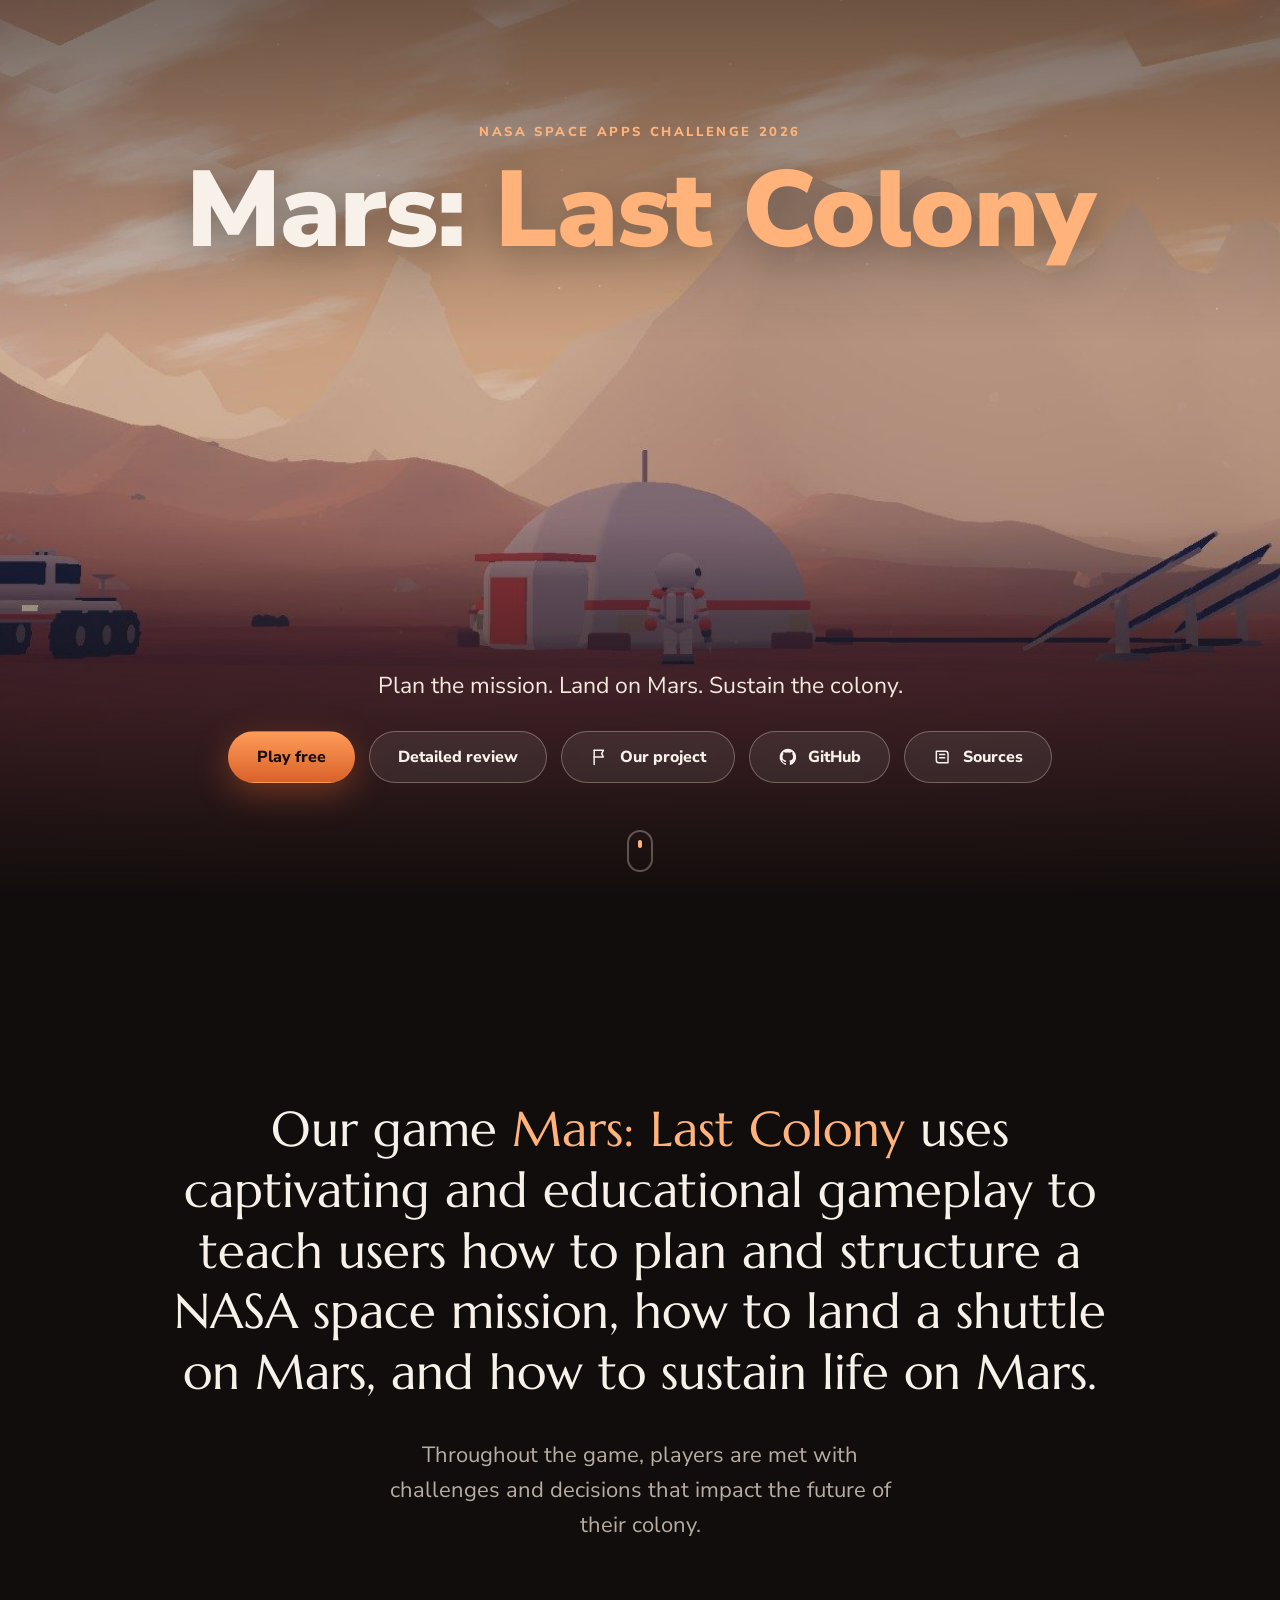
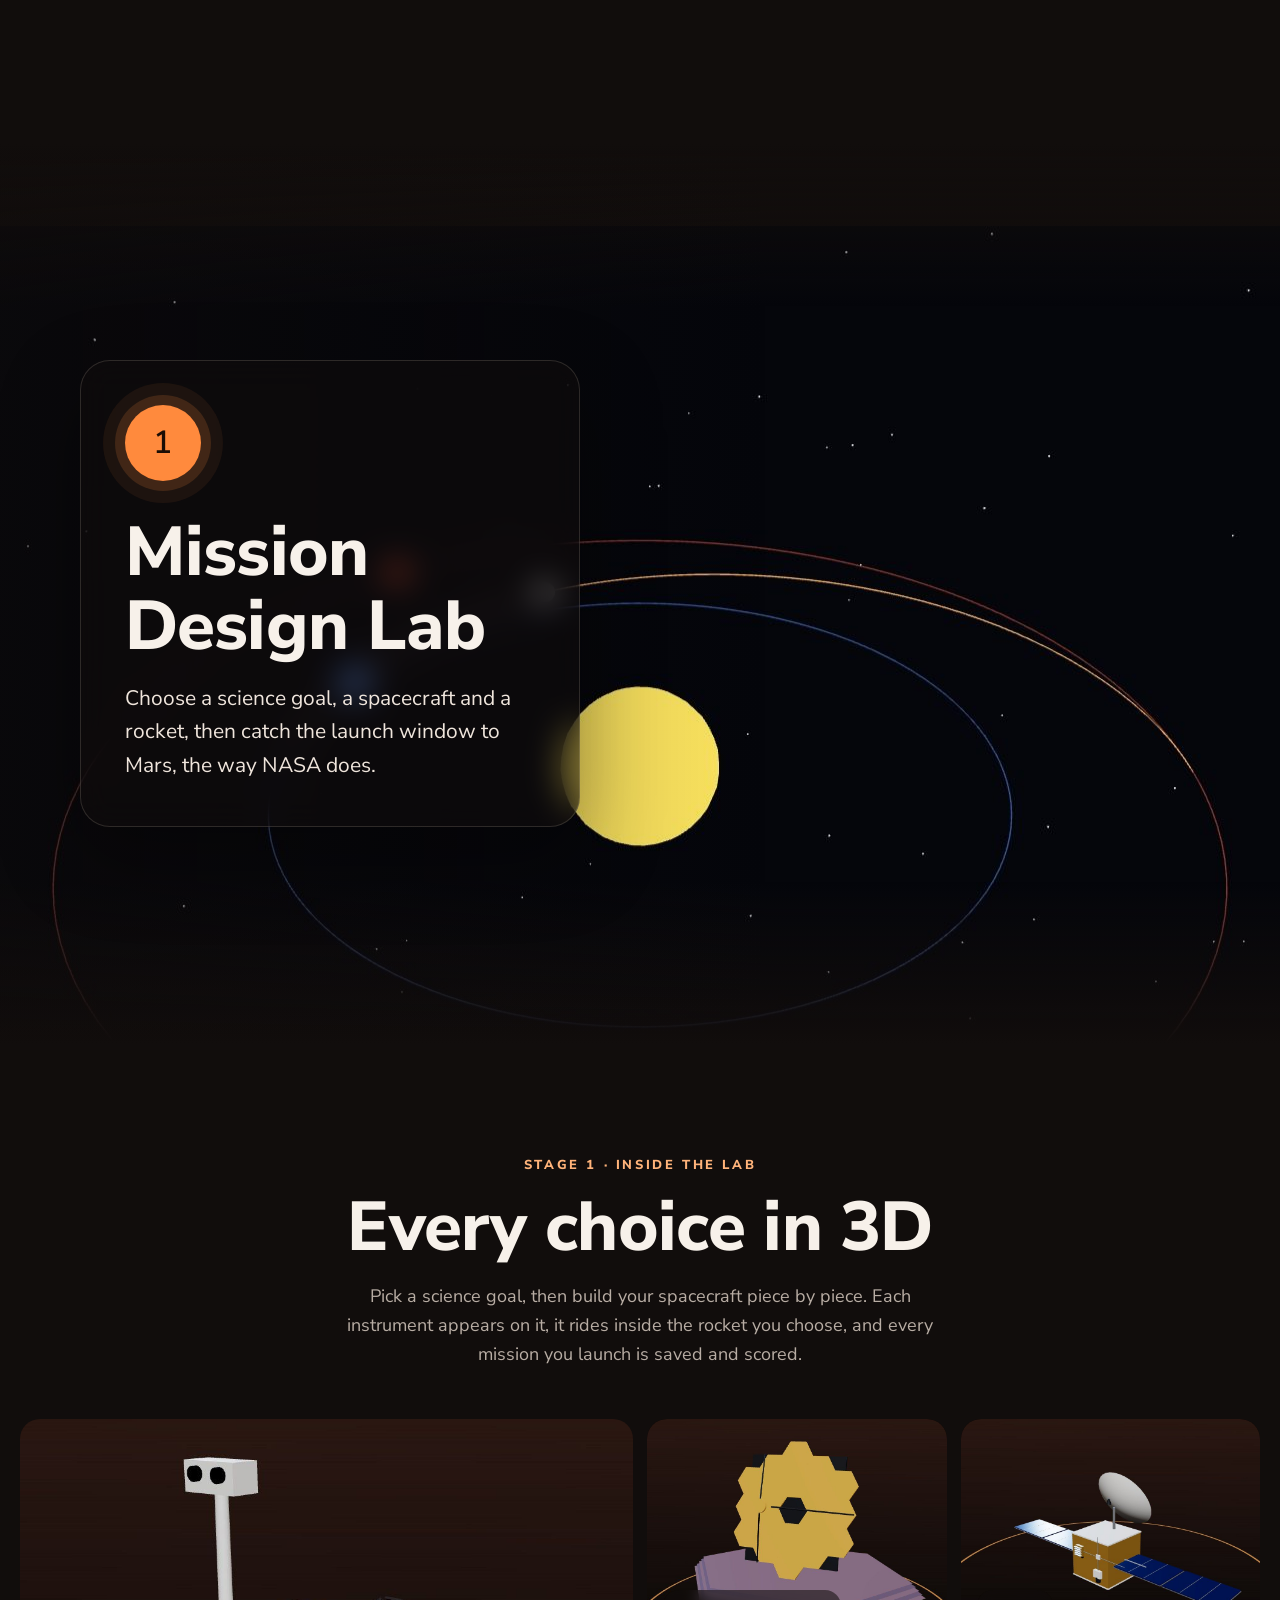
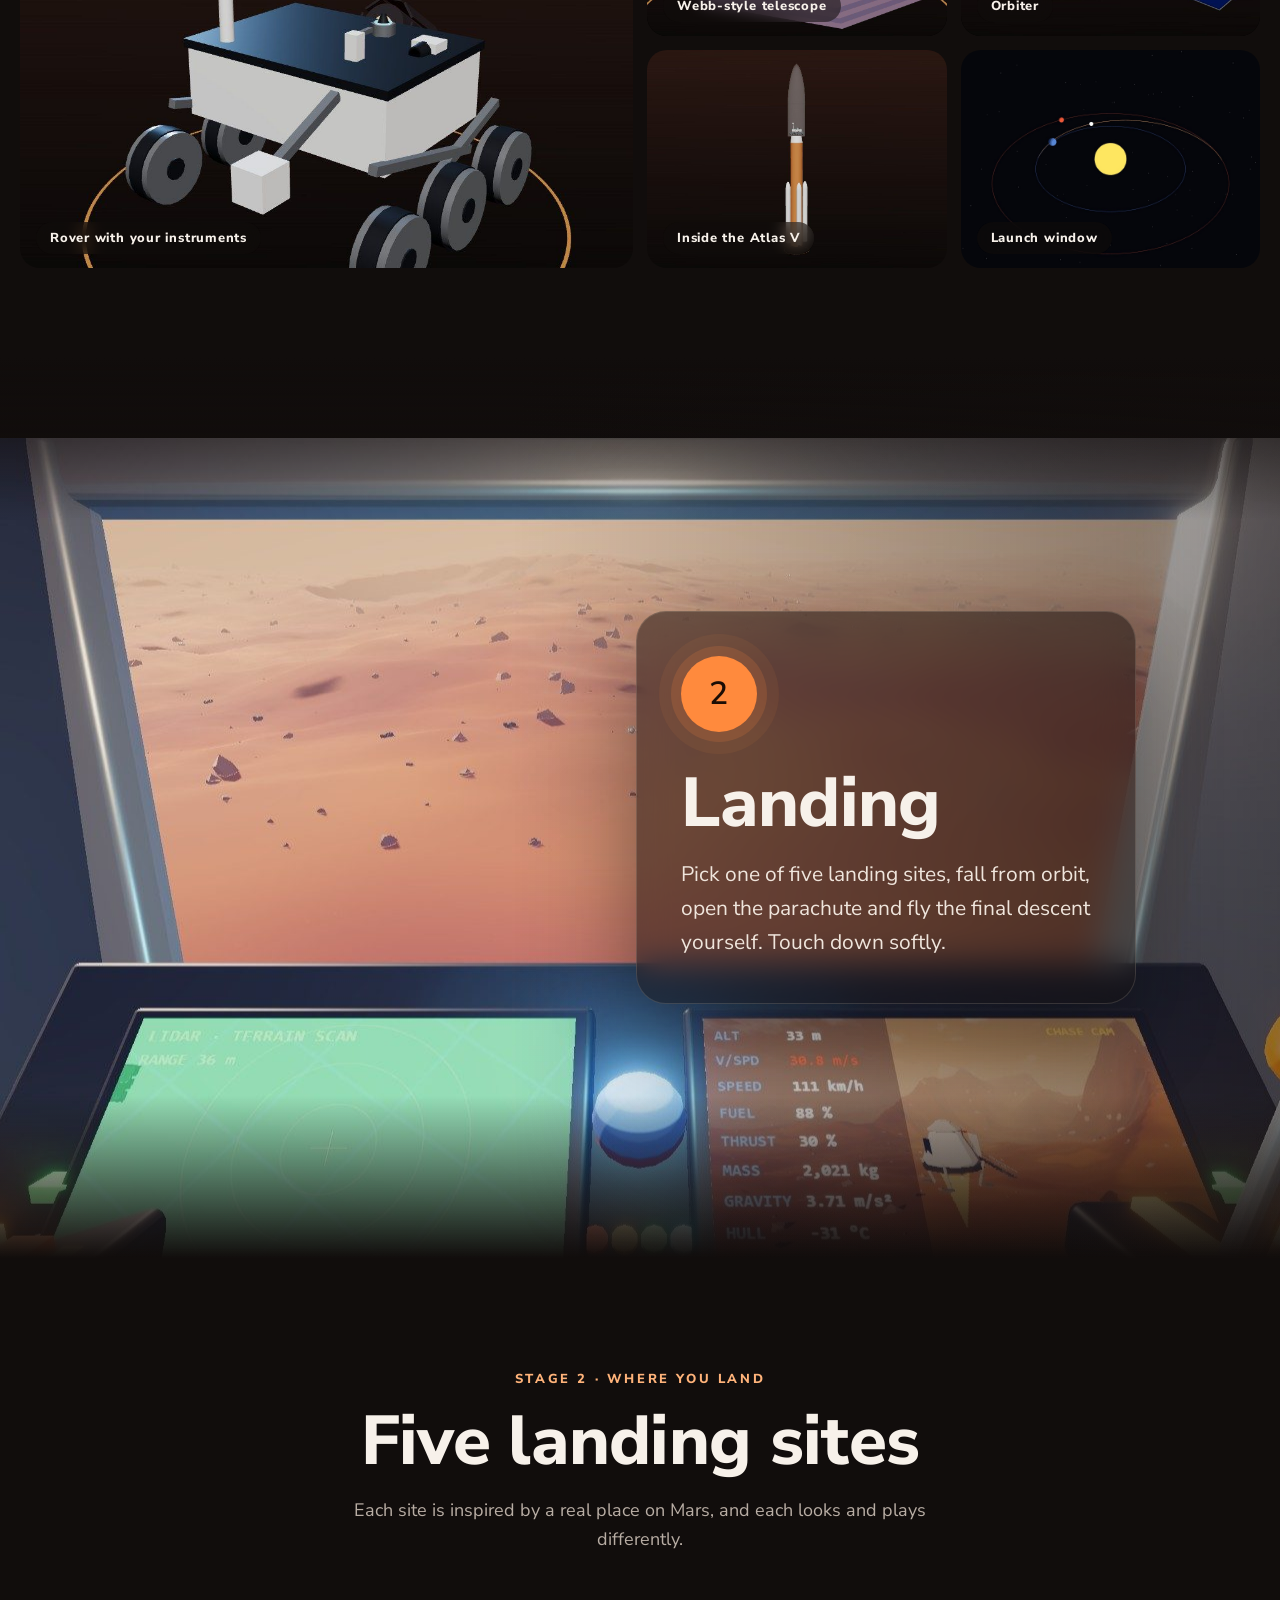
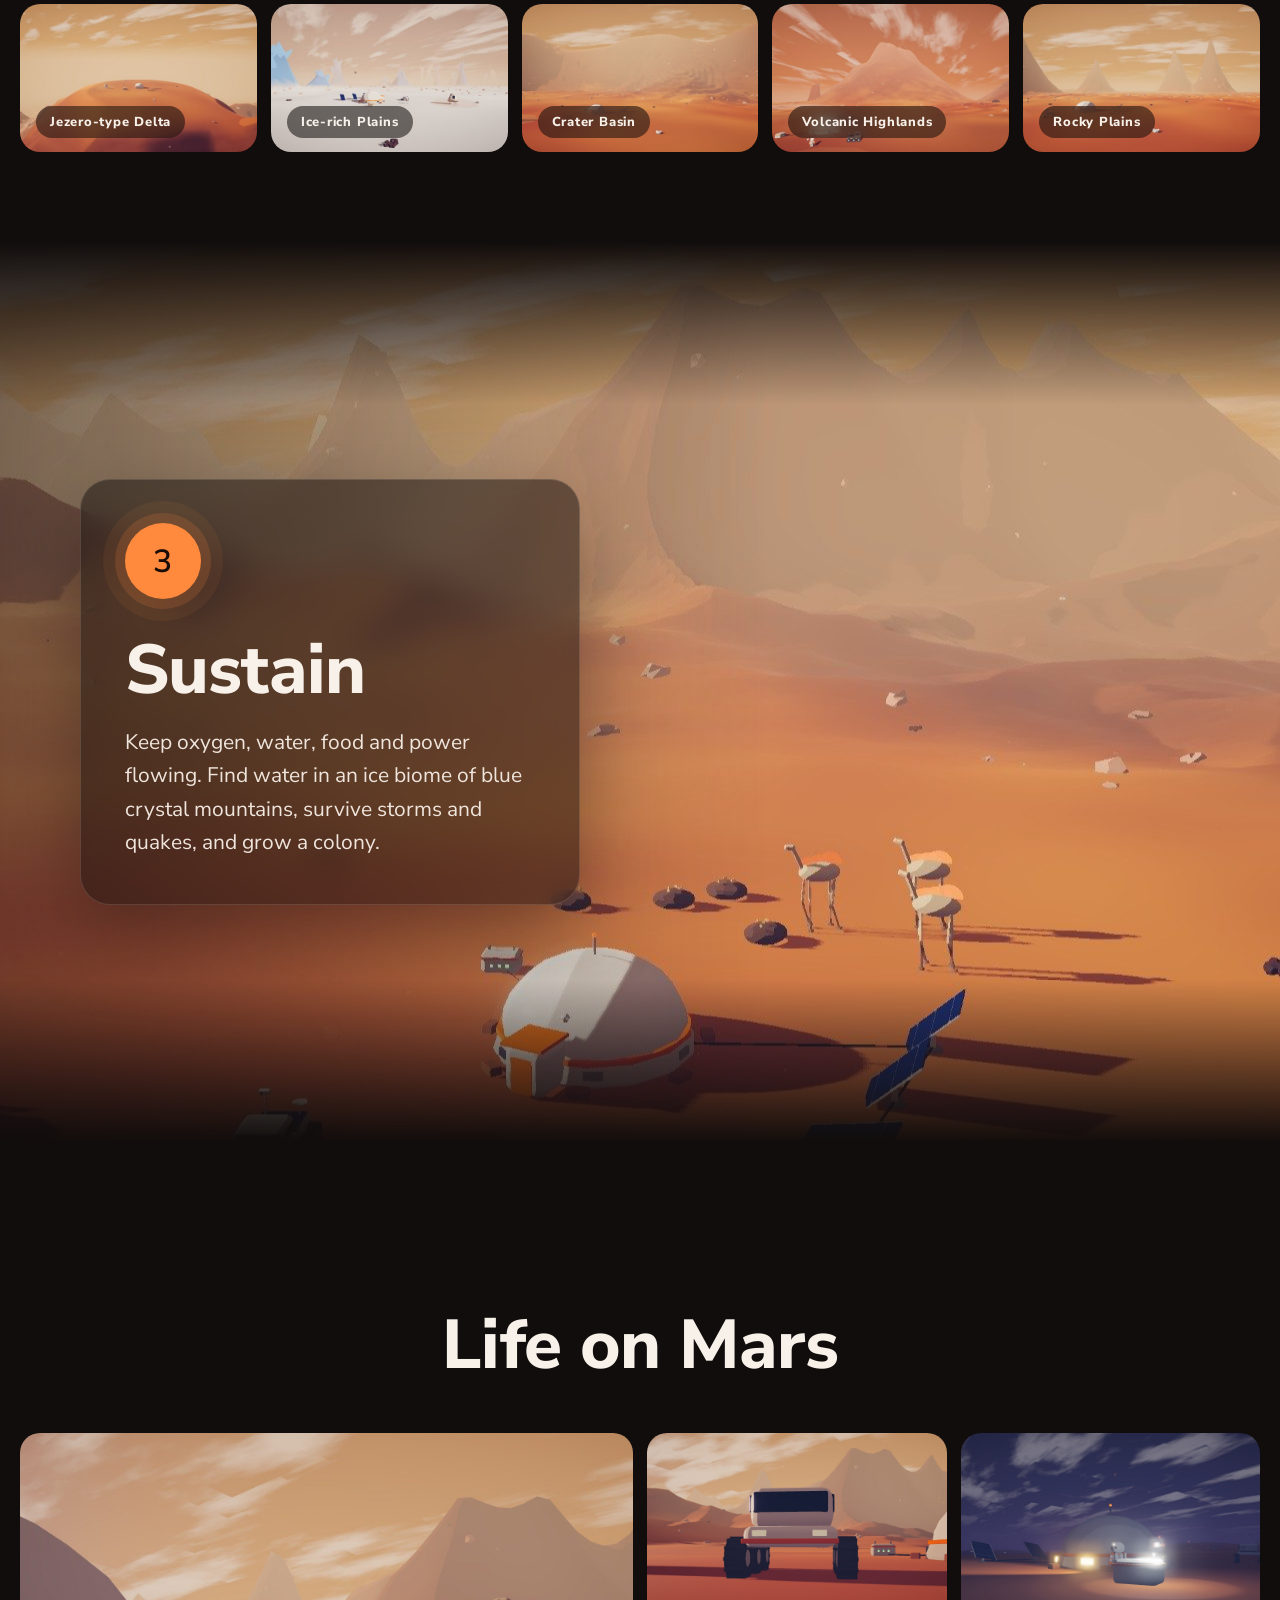
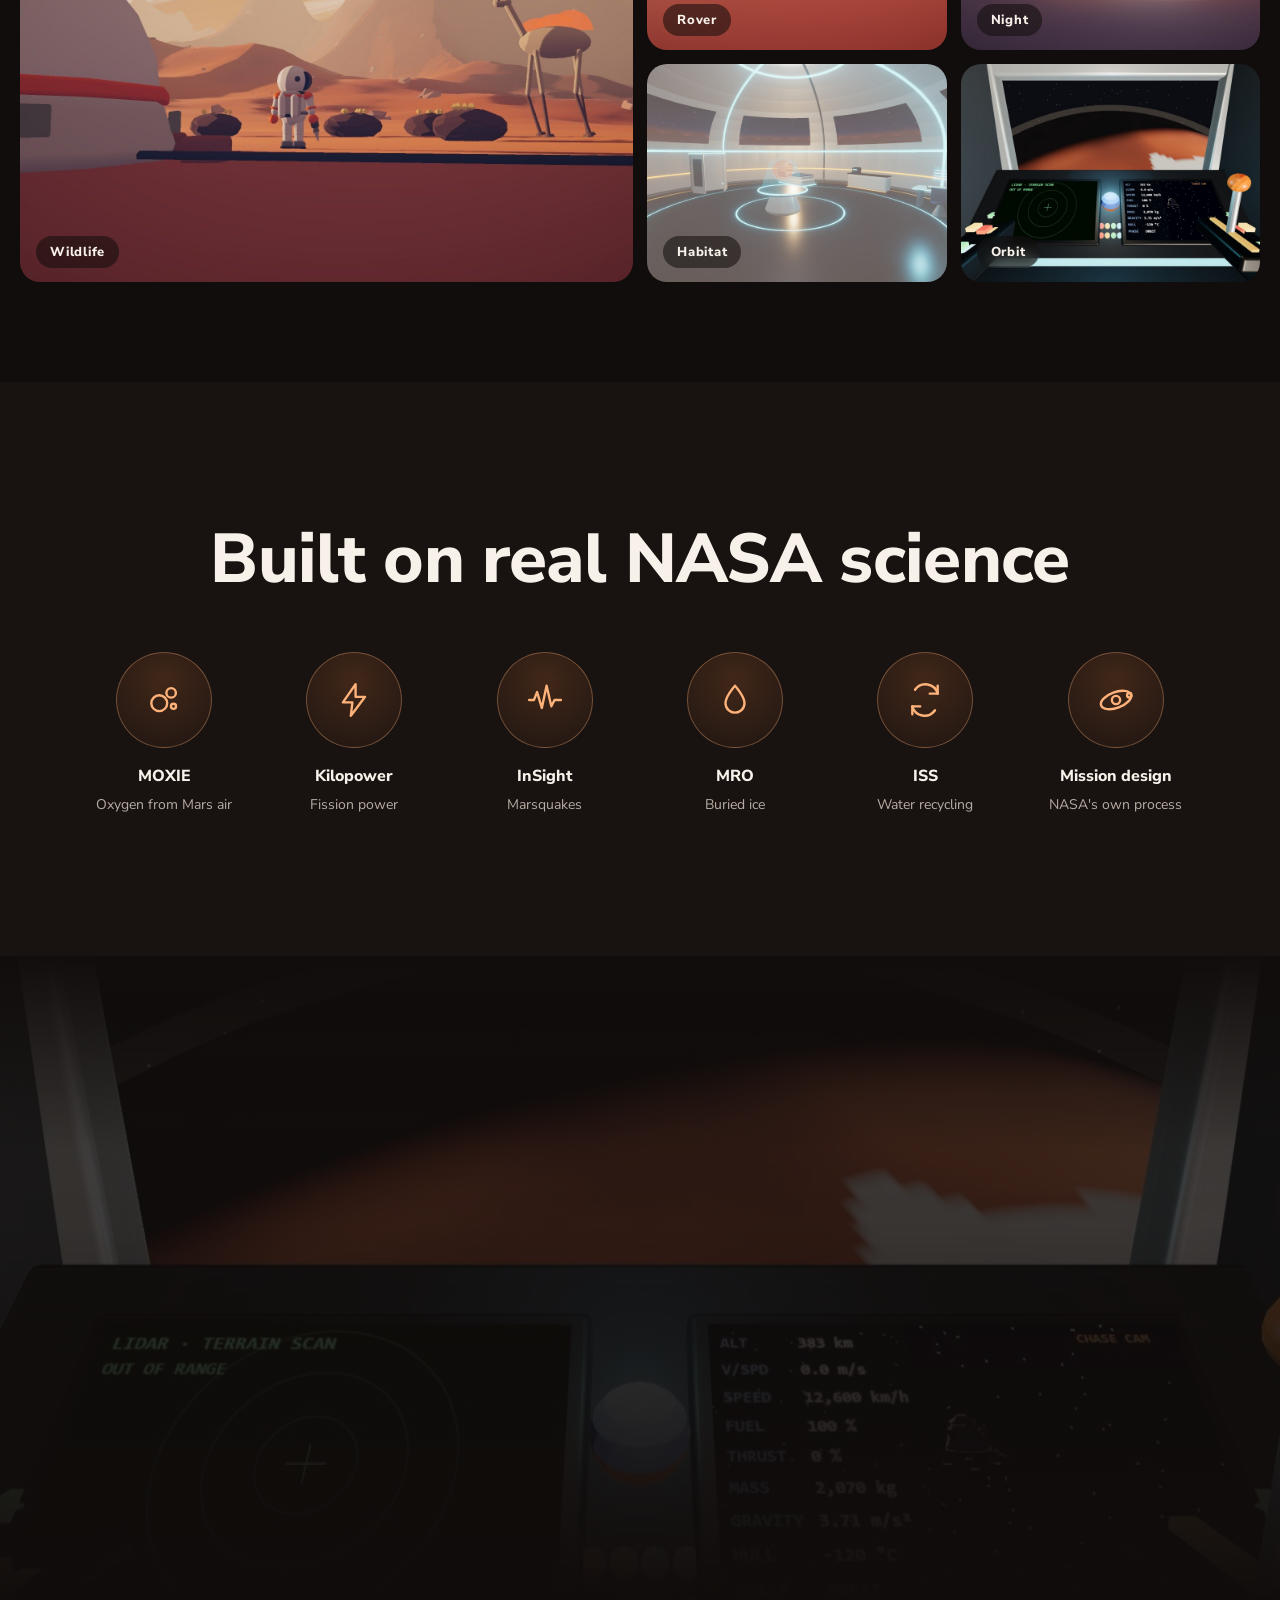
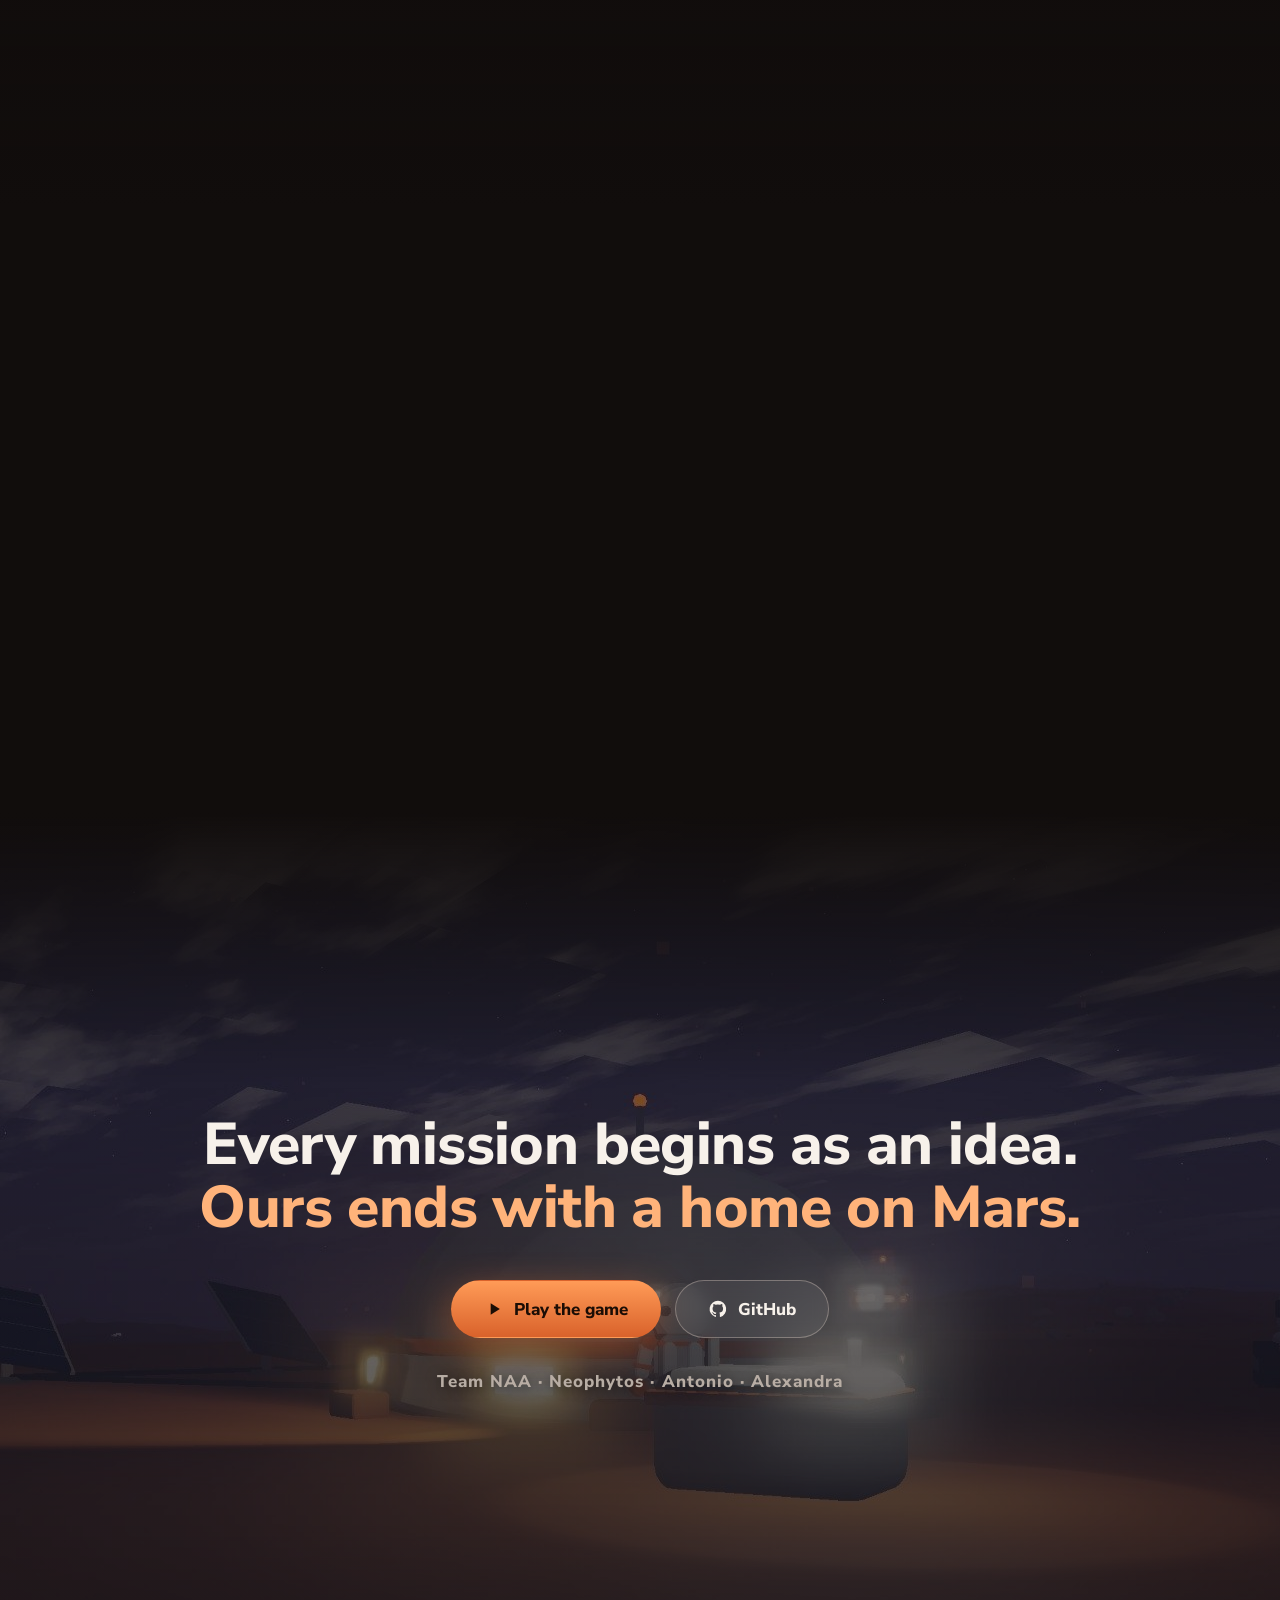
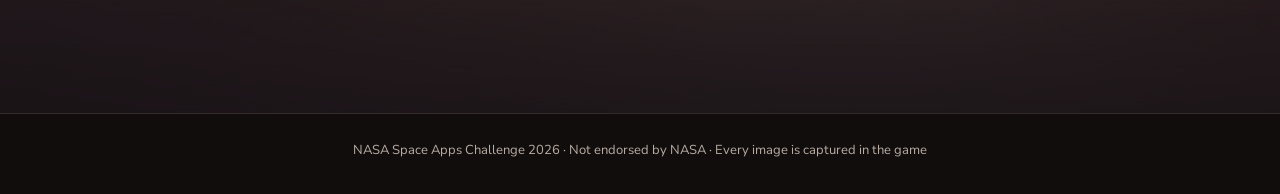
<file: NAA/index.html>
<!doctype html>
<html lang="en">
<head>
<meta charset="utf-8">
<meta name="viewport" content="width=device-width,initial-scale=1">
<title>Mars: Last Colony</title>
<meta name="description" content="Plan a NASA-style mission, land on Mars and sustain a colony. A free educational browser game by Team NAA for the NASA Space Apps Challenge 2026.">
<meta property="og:title" content="Mars: Last Colony">
<meta property="og:description" content="Plan the mission. Land on Mars. Sustain the colony.">
<meta property="og:image" content="https://mars-last-colony.vercel.app/NAA/img/g_wide.jpg">
<meta name="theme-color" content="#110d0c">
<link rel="icon" href="data:image/svg+xml,%3Csvg xmlns='http://www.w3.org/2000/svg' viewBox='0 0 64 64'%3E%3Ccircle cx='32' cy='32' r='26' fill='%23d9622b'/%3E%3Ccircle cx='24' cy='26' r='5' fill='%23a8441b'/%3E%3Ccircle cx='40' cy='40' r='7' fill='%23a8441b'/%3E%3C/svg%3E">
<link rel="preconnect" href="https://fonts.googleapis.com">
<link rel="preconnect" href="https://fonts.gstatic.com" crossorigin>
<link href="https://fonts.googleapis.com/css2?family=Marcellus&family=Nunito+Sans:wght@400;600;700;800;900&display=swap" rel="stylesheet">
<link rel="stylesheet" href="/NAA/style.css">
</head>
<body>
<div id="progress" aria-hidden="true"></div>

<header id="nav">
  <a class="brand" href="#top"><span class="planet" aria-hidden="true"></span>Mars: Last Colony</a>
  <div class="navbtns"><a class="btn small ghost gh" href="https://github.com/PhytosGuy/mars-game" target="_blank" rel="noopener" aria-label="Source code on GitHub"><svg viewBox="0 0 24 24" aria-hidden="true"><path d="M12 2a10 10 0 0 0-3.2 19.5c.5.1.7-.2.7-.5v-1.7c-2.8.6-3.4-1.3-3.4-1.3-.4-1.2-1.1-1.5-1.1-1.5-.9-.6.1-.6.1-.6 1 .1 1.5 1 1.5 1 .9 1.5 2.3 1.1 2.9.8.1-.6.3-1.1.6-1.3-2.2-.3-4.6-1.1-4.6-5 0-1.1.4-2 1-2.7-.1-.3-.4-1.3.1-2.7 0 0 .8-.3 2.7 1a9.4 9.4 0 0 1 5 0c1.9-1.3 2.7-1 2.7-1 .5 1.4.2 2.4.1 2.7.6.7 1 1.6 1 2.7 0 3.9-2.4 4.7-4.6 5 .4.3.7.9.7 1.9V21c0 .3.2.6.7.5A10 10 0 0 0 12 2z"/></svg><span>GitHub</span></a><a class="btn small primary" href="https://mars-last-colony.vercel.app" target="_blank" rel="noopener">Play</a></div>
</header>

<!-- side progress through the three stages -->
<nav id="dots" aria-label="Stages">
  <a href="#s1" data-for="s1"><span>1</span></a>
  <a href="#s2" data-for="s2"><span>2</span></a>
  <a href="#s3" data-for="s3"><span>3</span></a>
</nav>

<!-- HERO -->
<section id="top" class="hero">
  <div class="bg" data-speed="0.3"><img src="/NAA/img/g_wide.jpg" alt="The colony at sunset below the mountains of Gale crater"></div>
  <canvas id="stars" aria-hidden="true"></canvas>
  <div class="shade"></div>
  <div class="hero-in">
    <div>
      <p class="kicker fade">NASA Space Apps Challenge 2026</p>
      <h1 class="fade d1">Mars: <em>Last Colony</em></h1>
    </div>
    <div>
      <p class="tag fade d2">Plan the mission. Land on Mars. Sustain the colony.</p>
      <div class="cta center fade d3">
        <a class="btn primary" href="https://mars-last-colony.vercel.app" target="_blank" rel="noopener">Play free</a>
        <a class="btn ghost" href="/NAA/spaceapps/">Detailed review</a>
        <a class="btn ghost ico" href="https://www.spaceappschallenge.org/2026/find-a-team/naa/?tab=project" target="_blank" rel="noopener"><svg viewBox="0 0 24 24" aria-hidden="true"><path d="M5 21V4"/><path d="M5 4h11l-2 4 2 4H5"/></svg>Our project</a>
        <a class="btn ghost gh" href="https://github.com/PhytosGuy/mars-game" target="_blank" rel="noopener"><svg viewBox="0 0 24 24" aria-hidden="true"><path d="M12 2a10 10 0 0 0-3.2 19.5c.5.1.7-.2.7-.5v-1.7c-2.8.6-3.4-1.3-3.4-1.3-.4-1.2-1.1-1.5-1.1-1.5-.9-.6.1-.6.1-.6 1 .1 1.5 1 1.5 1 .9 1.5 2.3 1.1 2.9.8.1-.6.3-1.1.6-1.3-2.2-.3-4.6-1.1-4.6-5 0-1.1.4-2 1-2.7-.1-.3-.4-1.3.1-2.7 0 0 .8-.3 2.7 1a9.4 9.4 0 0 1 5 0c1.9-1.3 2.7-1 2.7-1 .5 1.4.2 2.4.1 2.7.6.7 1 1.6 1 2.7 0 3.9-2.4 4.7-4.6 5 .4.3.7.9.7 1.9V21c0 .3.2.6.7.5A10 10 0 0 0 12 2z"/></svg>GitHub</a>
        <a class="btn ghost ico" href="/NAA/sources/"><svg viewBox="0 0 24 24" aria-hidden="true"><path d="M4 5h11a3 3 0 0 1 3 3v11H7a3 3 0 0 1-3-3z"/><path d="M8 9h6M8 13h6"/></svg>Sources</a>
      </div>
    </div>
  </div>
  <a class="cue" href="#about" aria-label="Scroll down"><span></span></a>
</section>

<!-- SUMMARY -->
<section id="about" class="about">
  <div class="wrap">
    <p class="lead fade">Our game <em>Mars: Last Colony</em> uses captivating and educational gameplay to teach users how to plan and structure a NASA space mission, how to land a shuttle on Mars, and how to sustain life on Mars.</p>
    <p class="lead2 fade d1">Throughout the game, players are met with challenges and decisions that impact the future of their colony.</p>
  </div>
</section>

<!-- THREE STAGES -->
<section id="s1" class="stage">
  <div class="bg" data-speed="0.18"><img src="/NAA/img/g_traj.jpg" alt="The Earth to Mars transfer orbit in the Mission Design Lab" loading="lazy"></div>
  <div class="shade side"></div>
  <div class="stage-in"><div class="glass">
    <span class="num fade">1</span>
    <h2 class="fade d1">Mission Design Lab</h2>
    <p class="fade d2">Choose a science goal, a spacecraft and a rocket, then catch the launch window to Mars, the way NASA does.</p>
  </div></div>
</section>

<!-- STAGE 1 GALLERY -->
<section class="gallery-sec sub-gal">
  <div class="wrap">
    <p class="kicker center fade">Stage 1 · inside the lab</p>
    <h2 class="center fade d1">Every choice in 3D</h2>
    <p class="center gal-p fade d2">Pick a science goal, then build your spacecraft piece by piece. Each instrument appears on it, it rides inside the rocket you choose, and every mission you launch is saved and scored.</p>
  </div>
  <div class="grid">
    <figure class="g big fade"><img src="/NAA/img/ml_rover.jpg" alt="A rover with a drill and X-ray spectrometer in the Mission Lab" loading="lazy"><figcaption>Rover with your instruments</figcaption></figure>
    <figure class="g fade d1"><img src="/NAA/img/ml_telescope.jpg" alt="A Webb-style space telescope" loading="lazy"><figcaption>Webb-style telescope</figcaption></figure>
    <figure class="g fade d2"><img src="/NAA/img/ml_orbiter.jpg" alt="An orbiter with radar and spectrometers" loading="lazy"><figcaption>Orbiter</figcaption></figure>
    <figure class="g fade d1"><img src="/NAA/img/ml_rocket.jpg" alt="The rover inside the Atlas V rocket's fairing" loading="lazy"><figcaption>Inside the Atlas V</figcaption></figure>
    <figure class="g fade d2"><img src="/NAA/img/g_traj.jpg" alt="The Earth to Mars transfer orbit" loading="lazy"><figcaption>Launch window</figcaption></figure>
  </div>
</section>

<section id="s2" class="stage right">
  <div class="bg" data-speed="0.18"><img src="/NAA/img/g_descent2.jpg" alt="The cockpit during the powered descent above Mars" loading="lazy"></div>
  <div class="shade side"></div>
  <div class="stage-in"><div class="glass">
    <span class="num fade">2</span>
    <h2 class="fade d1">Landing</h2>
    <p class="fade d2">Pick one of five landing sites, fall from orbit, open the parachute and fly the final descent yourself. Touch down softly.</p>
  </div></div>
</section>

<!-- STAGE 2 GALLERY: the landing sites -->
<section class="gallery-sec sub-gal">
  <div class="wrap">
    <p class="kicker center fade">Stage 2 · where you land</p>
    <h2 class="center fade d1">Five landing sites</h2>
    <p class="center gal-p fade d2">Each site is inspired by a real place on Mars, and each looks and plays differently.</p>
  </div>
  <div class="grid sites">
    <figure class="g fade"><img src="/img/sites/jezero.jpg" alt="Jezero-type Delta" loading="lazy"><figcaption>Jezero-type Delta</figcaption></figure>
    <figure class="g fade d1"><img src="/img/sites/utopia.jpg" alt="Ice-rich Plains with blue ice mountains" loading="lazy"><figcaption>Ice-rich Plains</figcaption></figure>
    <figure class="g fade d2"><img src="/img/sites/gale.jpg" alt="The base inside a large crater" loading="lazy"><figcaption>Crater Basin</figcaption></figure>
    <figure class="g fade d1"><img src="/img/sites/tharsis.jpg" alt="Volcanoes under a red sky" loading="lazy"><figcaption>Volcanic Highlands</figcaption></figure>
    <figure class="g fade d2"><img src="/img/sites/elysium.jpg" alt="Pointed mountains around a flat plain" loading="lazy"><figcaption>Rocky Plains</figcaption></figure>
  </div>
</section>

<section id="s3" class="stage">
  <div class="bg" data-speed="0.18"><img src="/NAA/img/g_vista.jpg" alt="The colony from above: lander, habitat, rover, solar arrays and a herd" loading="lazy"></div>
  <div class="shade side"></div>
  <div class="stage-in"><div class="glass">
    <span class="num fade">3</span>
    <h2 class="fade d1">Sustain</h2>
    <p class="fade d2">Keep oxygen, water, food and power flowing. Find water in an ice biome of blue crystal mountains, survive storms and quakes, and grow a colony.</p>
  </div></div>
</section>

<!-- GALLERY -->
<section class="gallery-sec">
  <div class="wrap">
    <h2 class="center fade">Life on Mars</h2>
  </div>
  <div class="grid">
    <figure class="g big fade"><img src="/NAA/img/g_herd.jpg" alt="An astronaut watching a herd of Loomstriders" loading="lazy"><figcaption>Wildlife</figcaption></figure>
    <figure class="g fade d1"><img src="/NAA/img/g_rover.jpg" alt="The rover at sunset below the mountains" loading="lazy"><figcaption>Rover</figcaption></figure>
    <figure class="g fade d2"><img src="/NAA/img/g_night.jpg" alt="The colony glowing at night" loading="lazy"><figcaption>Night</figcaption></figure>
    <figure class="g fade d1"><img src="/NAA/img/g_interior.jpg" alt="Inside the habitat with a holographic Mars" loading="lazy"><figcaption>Habitat</figcaption></figure>
    <figure class="g fade d2"><img src="/NAA/img/g_orbit.jpg" alt="Approaching Mars from orbit in the cockpit" loading="lazy"><figcaption>Orbit</figcaption></figure>
  </div>
</section>

<!-- NASA -->
<section class="nasa">
  <div class="wrap">
    <h2 class="center fade">Built on real NASA science</h2>
    <ul class="circles">
      <li class="fade d1"><span class="c"><svg viewBox="0 0 24 24" aria-hidden="true"><circle cx="9" cy="14" r="5"/><circle cx="16.5" cy="7.5" r="3"/><circle cx="18" cy="16" r="1.6"/></svg></span><b>MOXIE</b><small>Oxygen from Mars air</small></li>
      <li class="fade d2"><span class="c"><svg viewBox="0 0 24 24" aria-hidden="true"><path d="M13 2 5 13.5h6L10 22l9-12h-6z"/></svg></span><b>Kilopower</b><small>Fission power</small></li>
      <li class="fade d3"><span class="c"><svg viewBox="0 0 24 24" aria-hidden="true"><path d="M2 12h3l2-5 3 10 3-14 3 13 2-4h4"/></svg></span><b>InSight</b><small>Marsquakes</small></li>
      <li class="fade d1"><span class="c"><svg viewBox="0 0 24 24" aria-hidden="true"><path d="M12 3s6 6.6 6 11a6 6 0 0 1-12 0c0-4.4 6-11 6-11z"/></svg></span><b>MRO</b><small>Buried ice</small></li>
      <li class="fade d2"><span class="c"><svg viewBox="0 0 24 24" aria-hidden="true"><path d="M20 8a8 8 0 0 0-14.3-2.5M4 16a8 8 0 0 0 14.3 2.5"/><path d="M20 3v5h-5M4 21v-5h5"/></svg></span><b>ISS</b><small>Water recycling</small></li>
      <li class="fade d3"><span class="c"><svg viewBox="0 0 24 24" aria-hidden="true"><ellipse cx="12" cy="12" rx="10" ry="5" transform="rotate(-20 12 12)"/><circle cx="12" cy="12" r="2.6"/><circle cx="20.4" cy="9" r="1.4"/></svg></span><b>Mission design</b><small>NASA's own process</small></li>
    </ul>
  </div>
</section>

<!-- NASA SPACE APPS CHALLENGE -->
<section class="apps" id="spaceapps">
  <div class="bg" data-speed="0.15"><img src="/NAA/img/g_orbit.jpg" alt="" loading="lazy"></div>
  <div class="shade"></div>
  <div class="wrap">
    <p class="kicker center fade">2026 · Space Mission Design Game</p>
    <h2 class="center fade d1">NASA Space Apps Challenge</h2>
    <div class="apps-grid">
      <div class="glass fade d1"><span class="num sm"><svg viewBox="0 0 24 24" aria-hidden="true"><circle cx="12" cy="12" r="9"/><circle cx="12" cy="12" r="5"/><circle cx="12" cy="12" r="1.2"/></svg></span><h3>The challenge</h3><p>Create an interactive game where players design, manage and simulate a complete space mission: make engineering decisions, manage limited resources such as mass, power and budget, and see how every choice shapes the mission’s success. Alone or as a team of up to four.</p></div>
      <div class="glass fade d2"><span class="num sm"><svg viewBox="0 0 24 24" aria-hidden="true"><path d="M5 21V4"/><path d="M5 4h11l-2 4 2 4H5"/></svg></span><h3>Our objective</h3><p>Team NAA set out to teach anyone how NASA plans a mission, how a spacecraft lands on Mars and how a crew stays alive there, using real NASA data and decisions that really matter, in a game fun enough to keep playing.</p></div>
    </div>
    <div class="cta center fade d2">
      <a class="btn primary" href="https://www.spaceappschallenge.org/2026/challenges/space-mission-design-game/" target="_blank" rel="noopener">View the challenge</a>
      <a class="btn ghost" href="/NAA/spaceapps/">Detailed review</a>
      <a class="btn ghost ico" href="https://www.spaceappschallenge.org/2026/find-a-team/naa/?tab=project" target="_blank" rel="noopener"><svg viewBox="0 0 24 24" aria-hidden="true"><path d="M5 21V4"/><path d="M5 4h11l-2 4 2 4H5"/></svg>Our project</a>
      <a class="btn ghost" href="/NAA/sources/"><svg viewBox="0 0 24 24" aria-hidden="true"><path d="M4 5h11a3 3 0 0 1 3 3v11H7a3 3 0 0 1-3-3z"/><path d="M8 9h6M8 13h6"/></svg>Sources</a>
    </div>
  </div>
</section>

<!-- NUMBERS -->
<section class="numbers">
  <div class="wrap">
    <ul class="circles big">
      <li class="fade"><span class="c pic" style="--img:url(/NAA/img/g_descent2.jpg)"><b data-count="3">0</b></span><small>stages</small></li>
      <li class="fade d1"><span class="c pic" style="--img:url(/NAA/img/g_vista.jpg)"><b data-count="6">0</b></span><small>missions</small></li>
      <li class="fade d2"><span class="c pic" style="--img:url(/NAA/img/g_interior.jpg)"><b data-count="34">0</b></span><small>NASA facts</small></li>
      <li class="fade d3"><span class="c pic" style="--img:url(/NAA/img/g_rover.jpg)"><b data-count="4">0</b></span><small>players co-op</small></li>
    </ul>
  </div>
</section>

<!-- FINAL -->
<section class="final">
  <div class="bg" data-speed="0.22"><img src="/NAA/img/g_night.jpg" alt="" loading="lazy"></div>
  <div class="shade"></div>
  <div class="final-in">
    <h2 class="fade">Every mission begins as an idea.<br><em>Ours ends with a home on Mars.</em></h2>
    <div class="cta center fade d1">
      <a class="btn primary big" href="https://mars-last-colony.vercel.app" target="_blank" rel="noopener">
        <svg viewBox="0 0 24 24" aria-hidden="true"><path d="M8 5v14l11-7z"/></svg>Play the game</a>
      <a class="btn ghost big" href="https://github.com/PhytosGuy/mars-game" target="_blank" rel="noopener">
        <svg viewBox="0 0 24 24" aria-hidden="true"><path d="M12 2a10 10 0 0 0-3.2 19.5c.5.1.7-.2.7-.5v-1.7c-2.8.6-3.4-1.3-3.4-1.3-.4-1.2-1.1-1.5-1.1-1.5-.9-.6.1-.6.1-.6 1 .1 1.5 1 1.5 1 .9 1.5 2.3 1.1 2.9.8.1-.6.3-1.1.6-1.3-2.2-.3-4.6-1.1-4.6-5 0-1.1.4-2 1-2.7-.1-.3-.4-1.3.1-2.7 0 0 .8-.3 2.7 1a9.4 9.4 0 0 1 5 0c1.9-1.3 2.7-1 2.7-1 .5 1.4.2 2.4.1 2.7.6.7 1 1.6 1 2.7 0 3.9-2.4 4.7-4.6 5 .4.3.7.9.7 1.9V21c0 .3.2.6.7.5A10 10 0 0 0 12 2z"/></svg>GitHub</a>
    </div>
    <p class="team fade d2">Team NAA · Neophytos · Antonio · Alexandra</p>
  </div>
</section>

<footer>NASA Space Apps Challenge 2026 · Not endorsed by NASA · Every image is captured in the game</footer>

<script src="/NAA/main.js"></script>
</body>
</html>
</file>
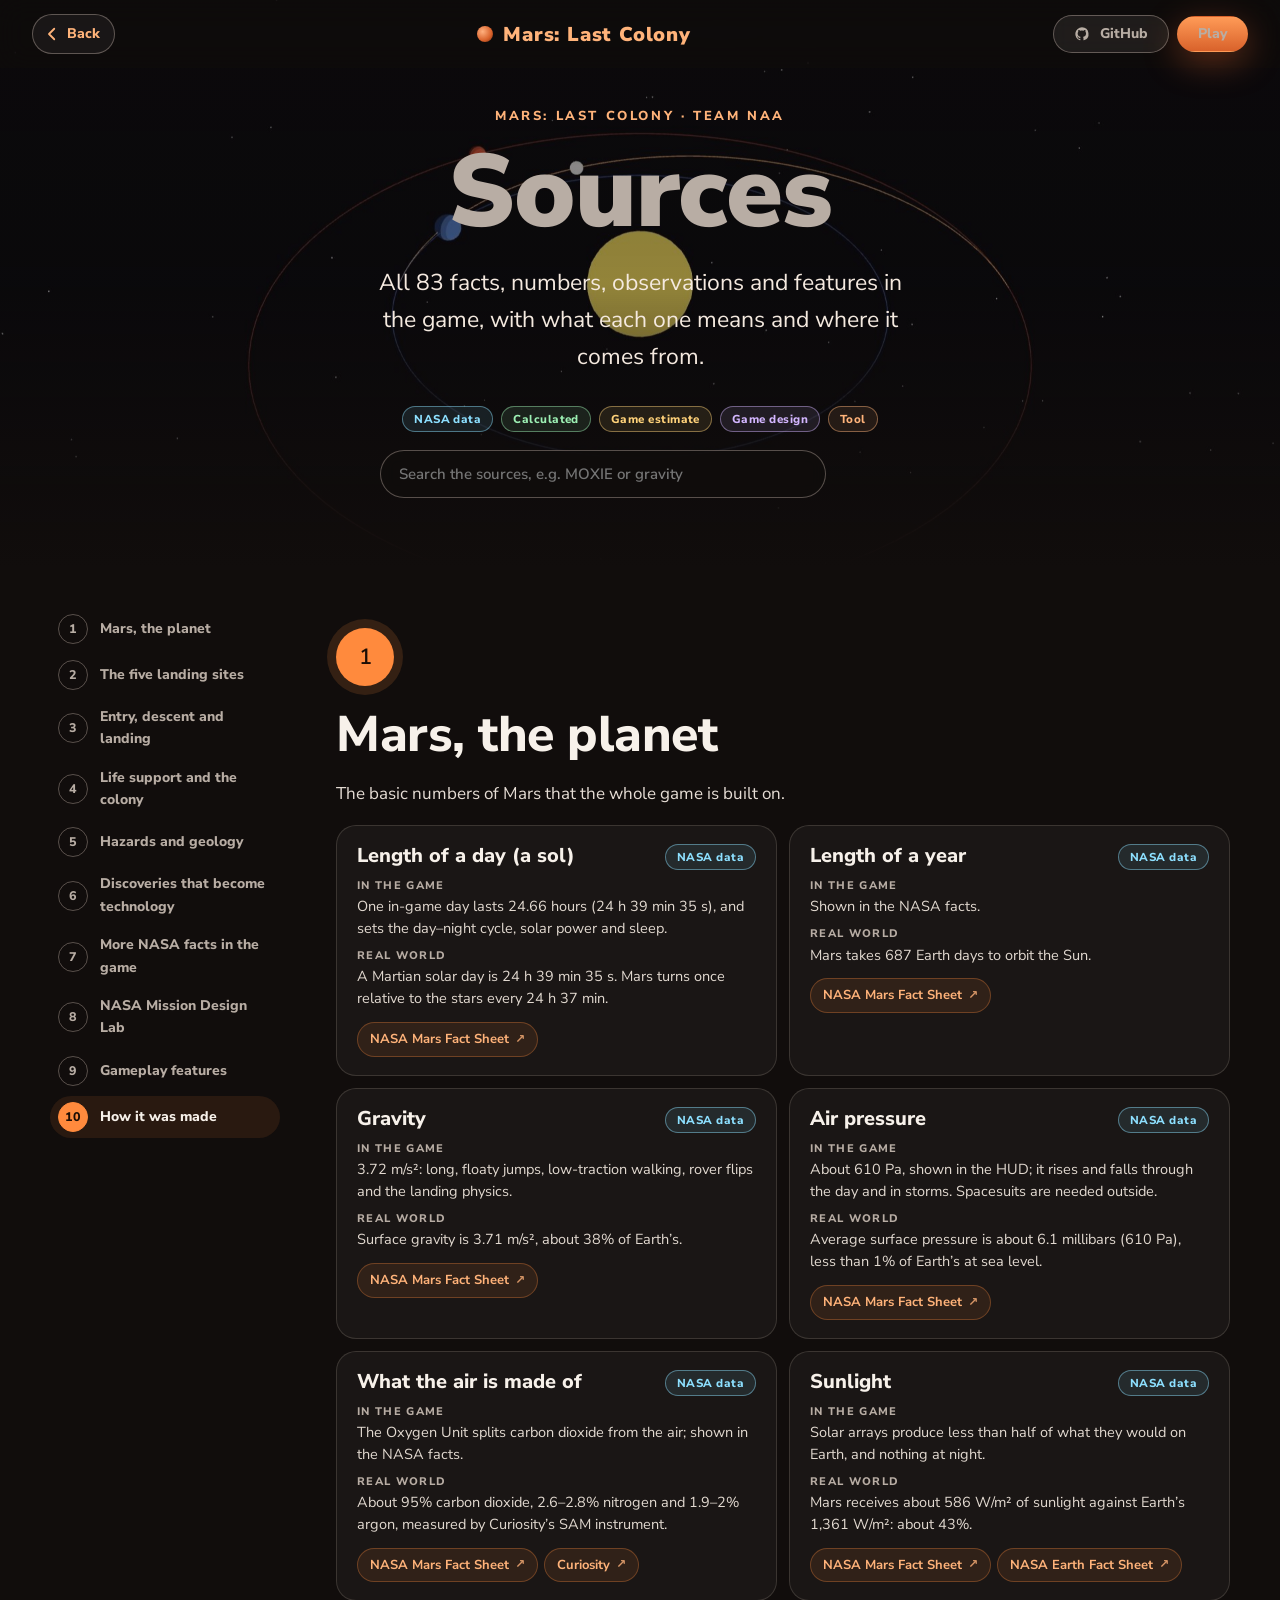
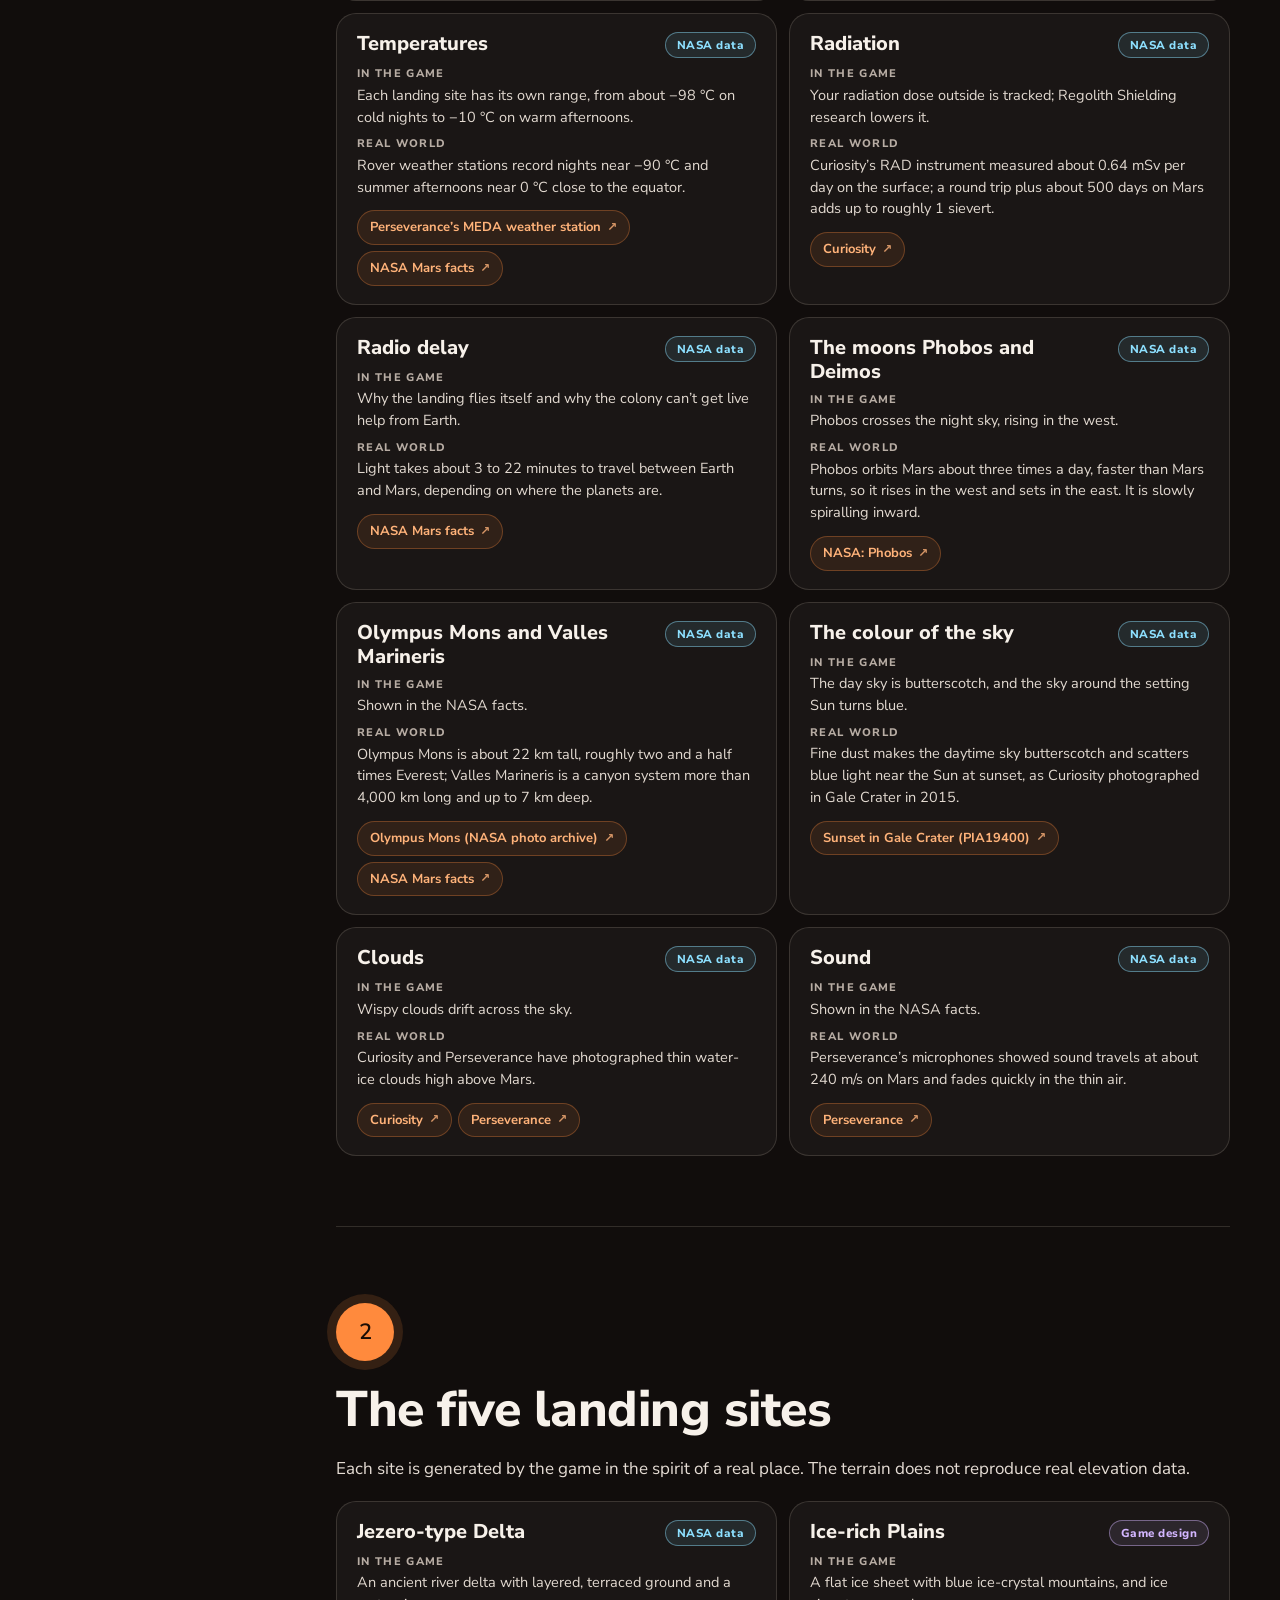
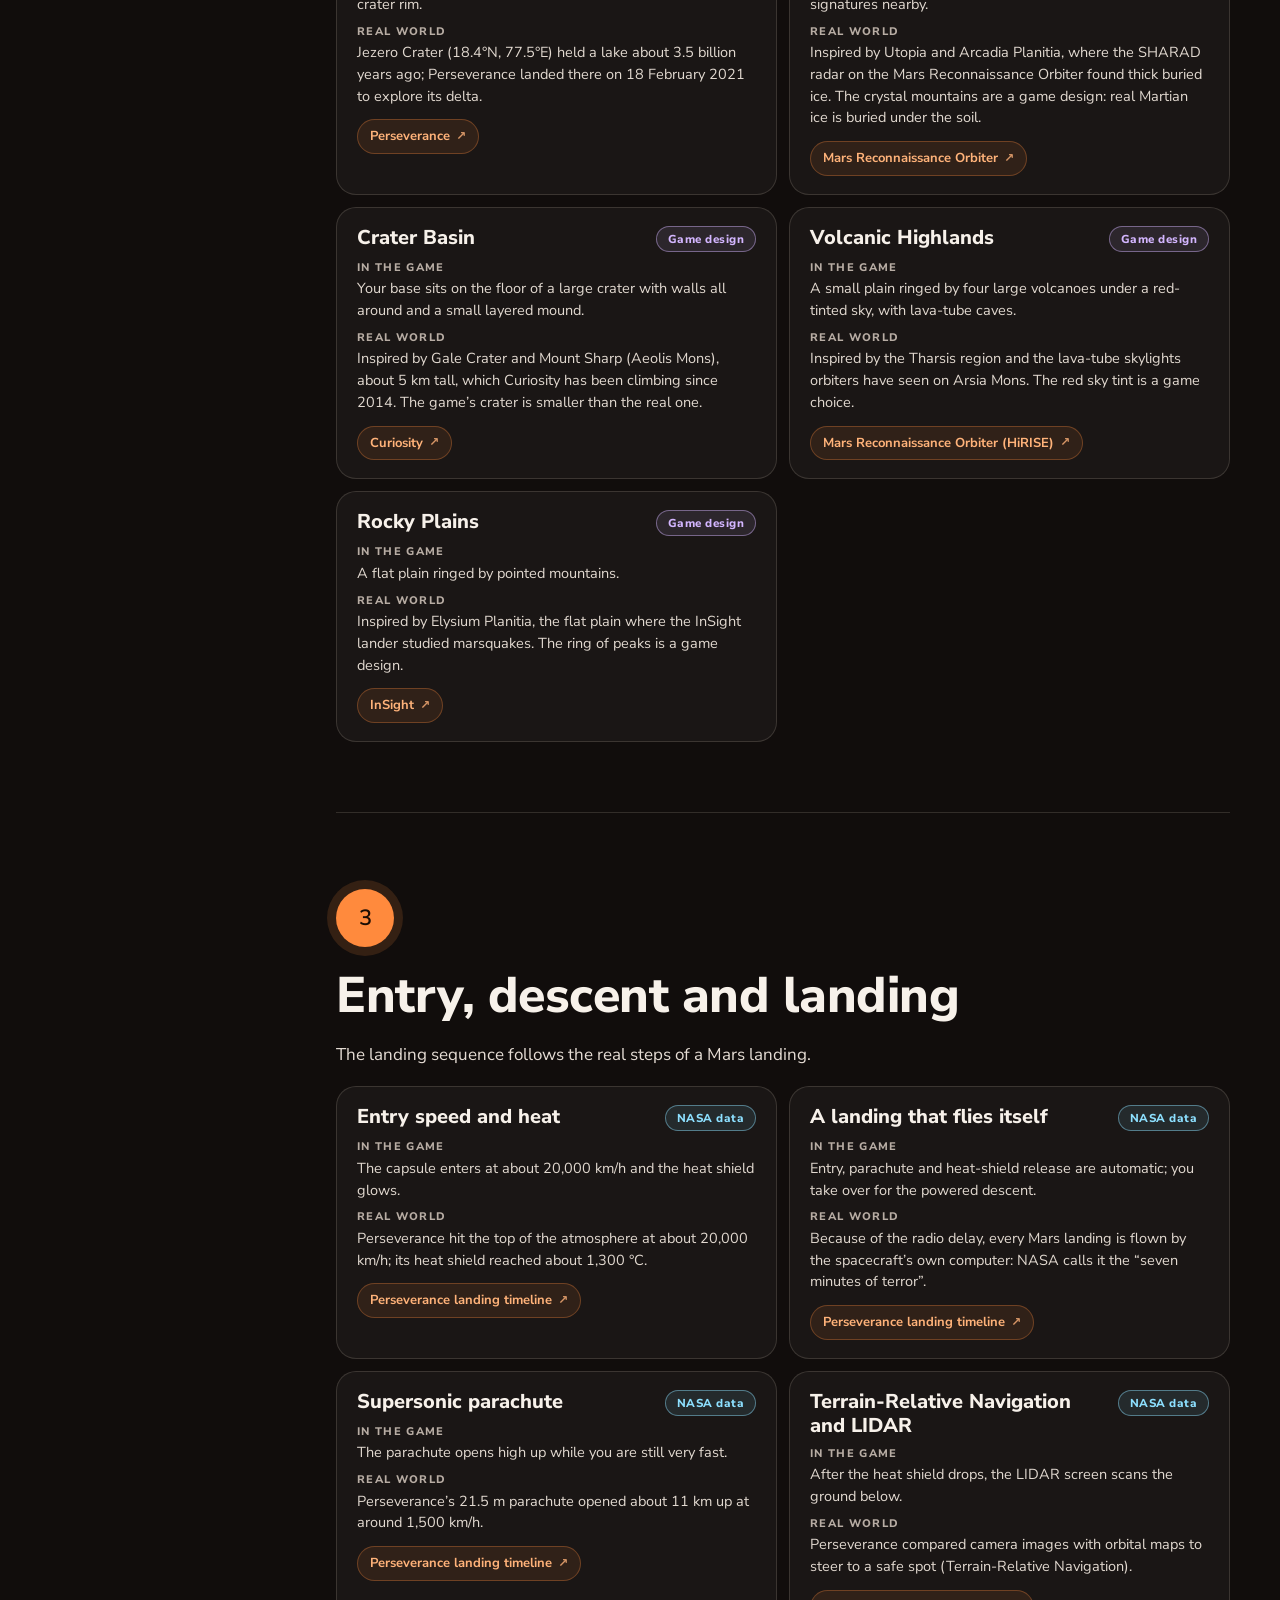
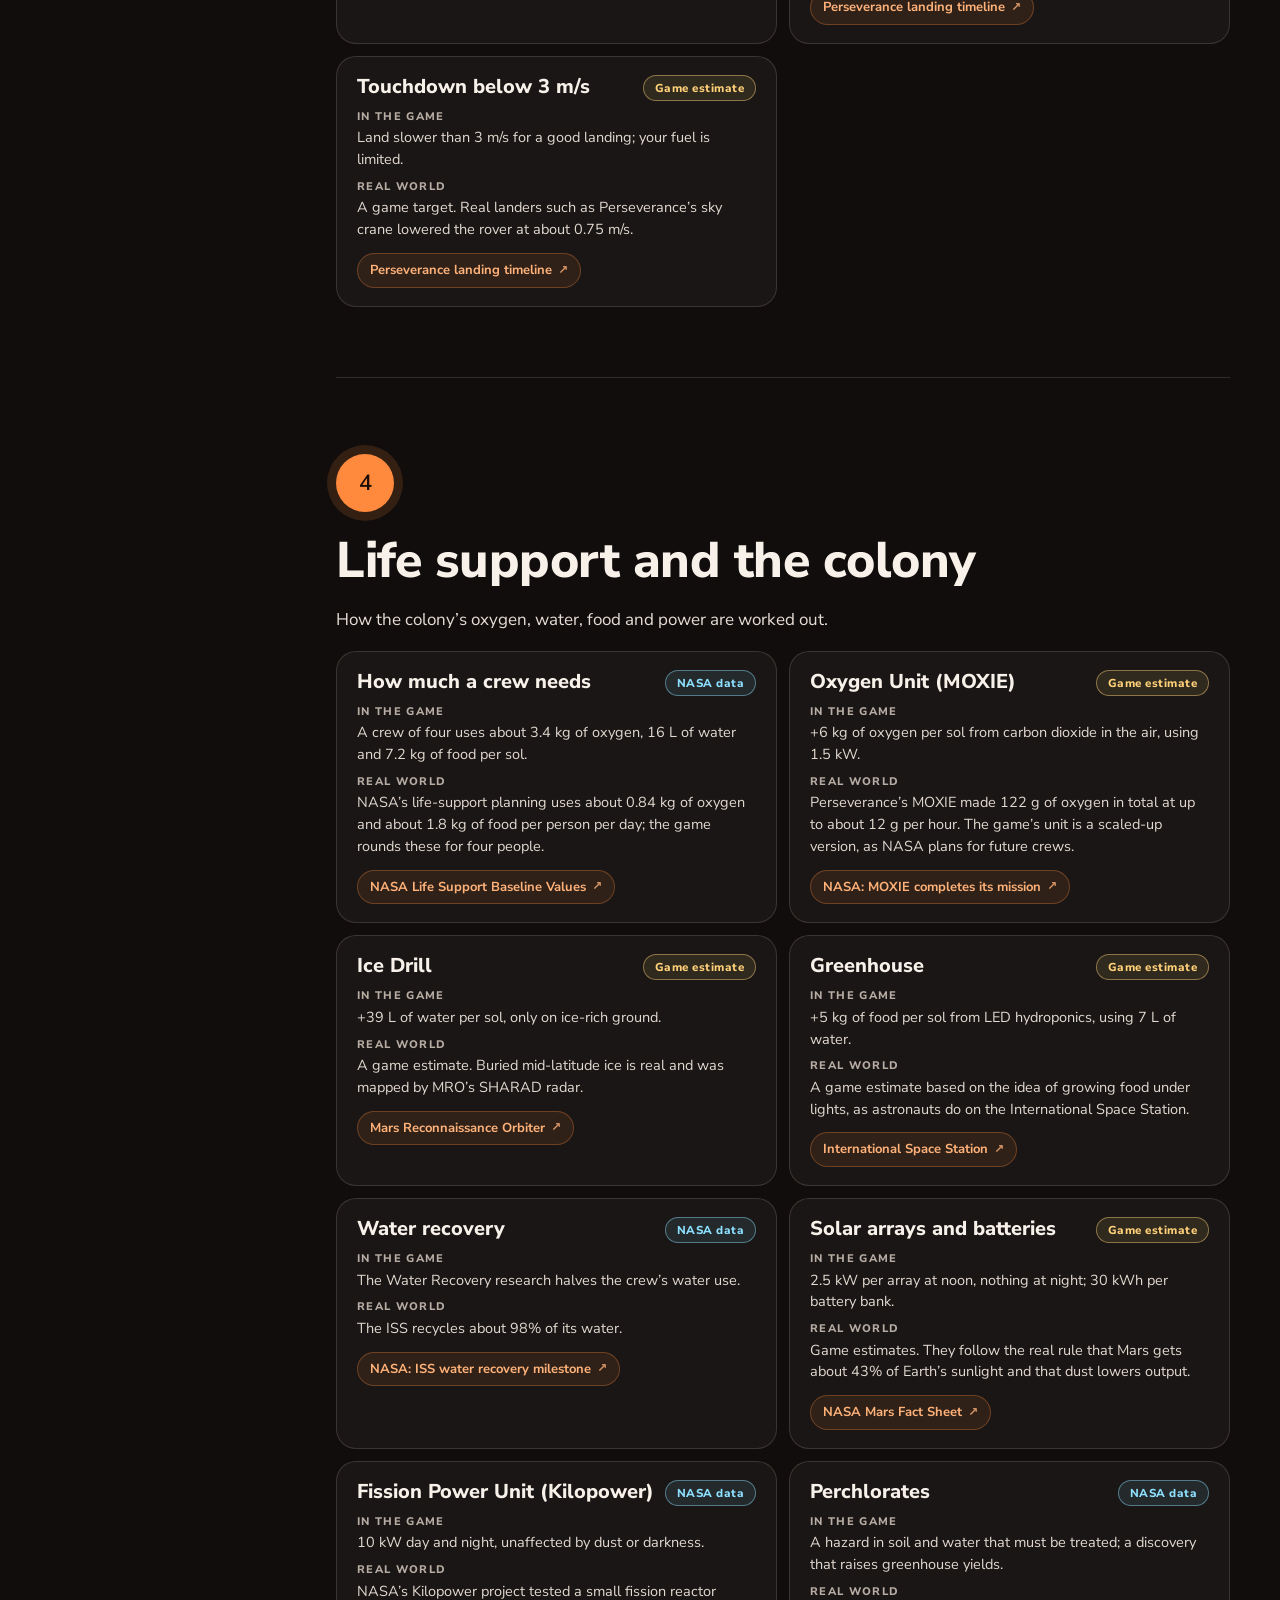
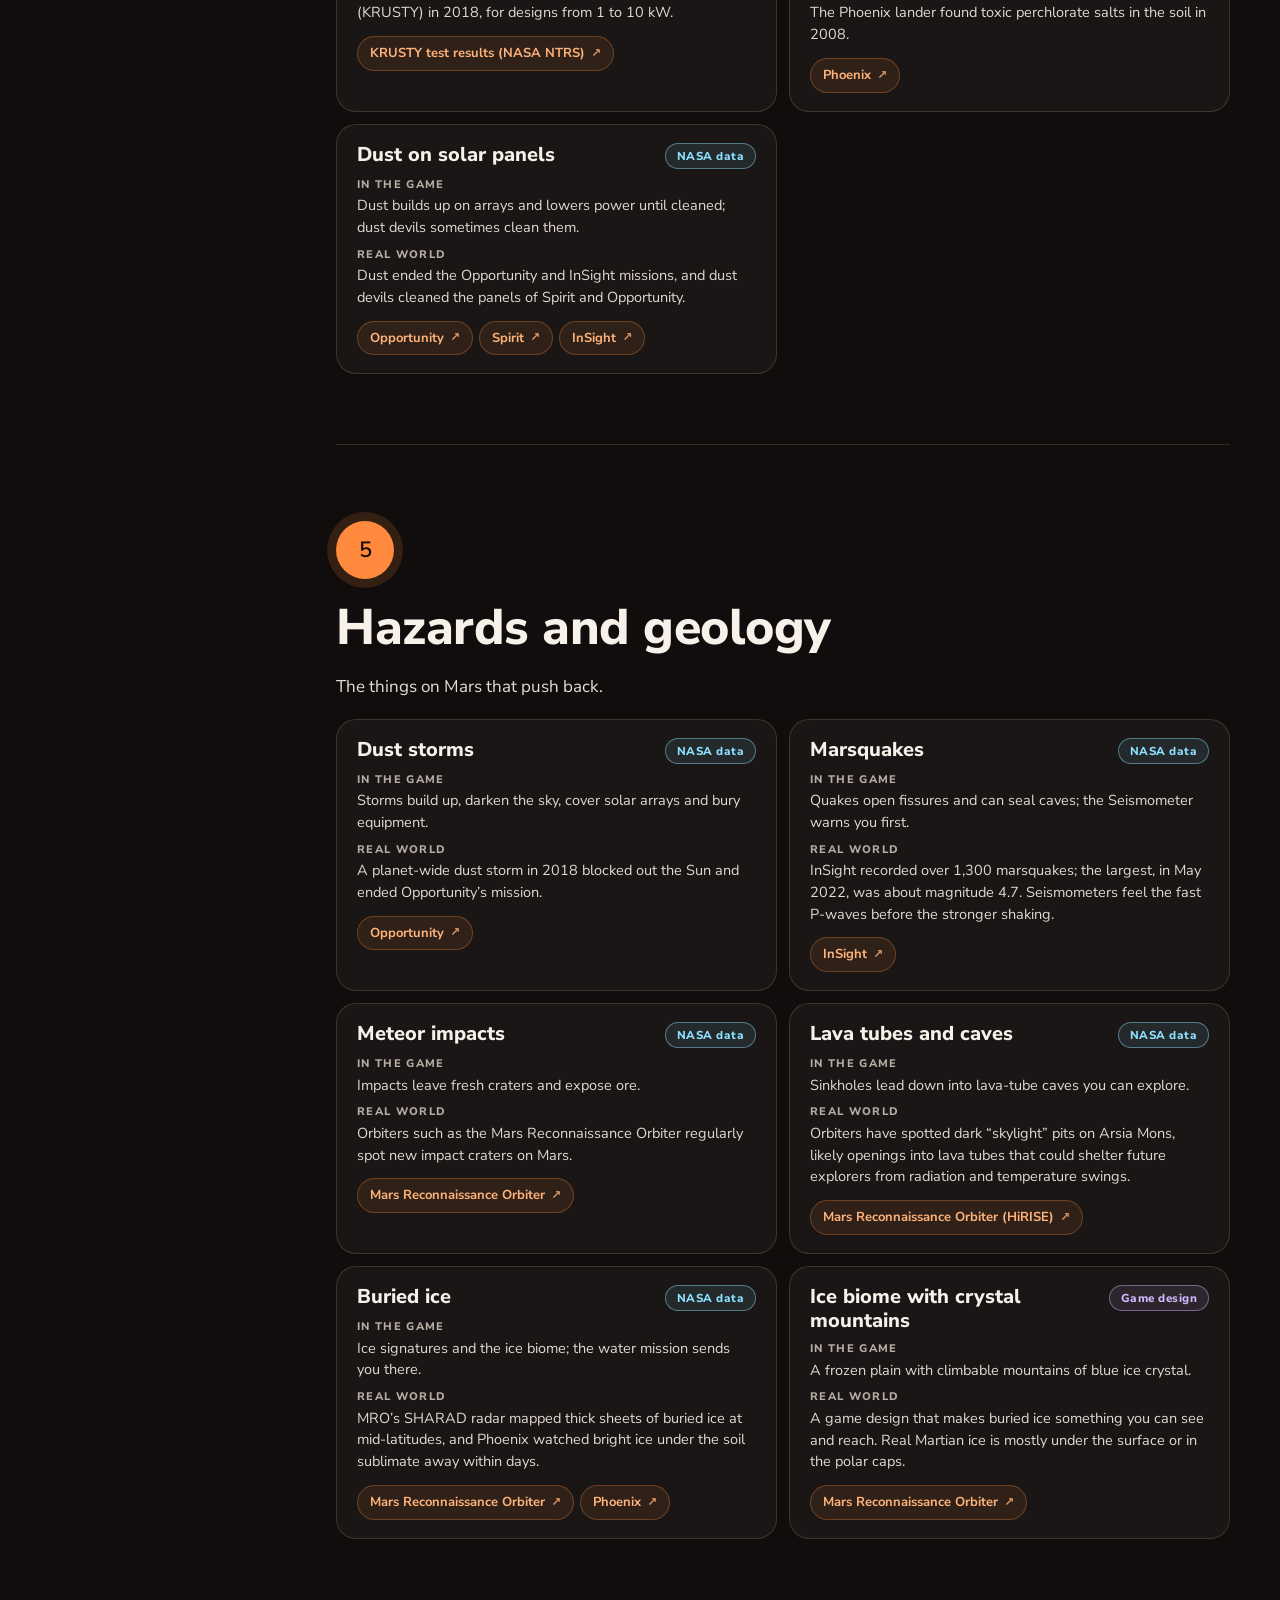
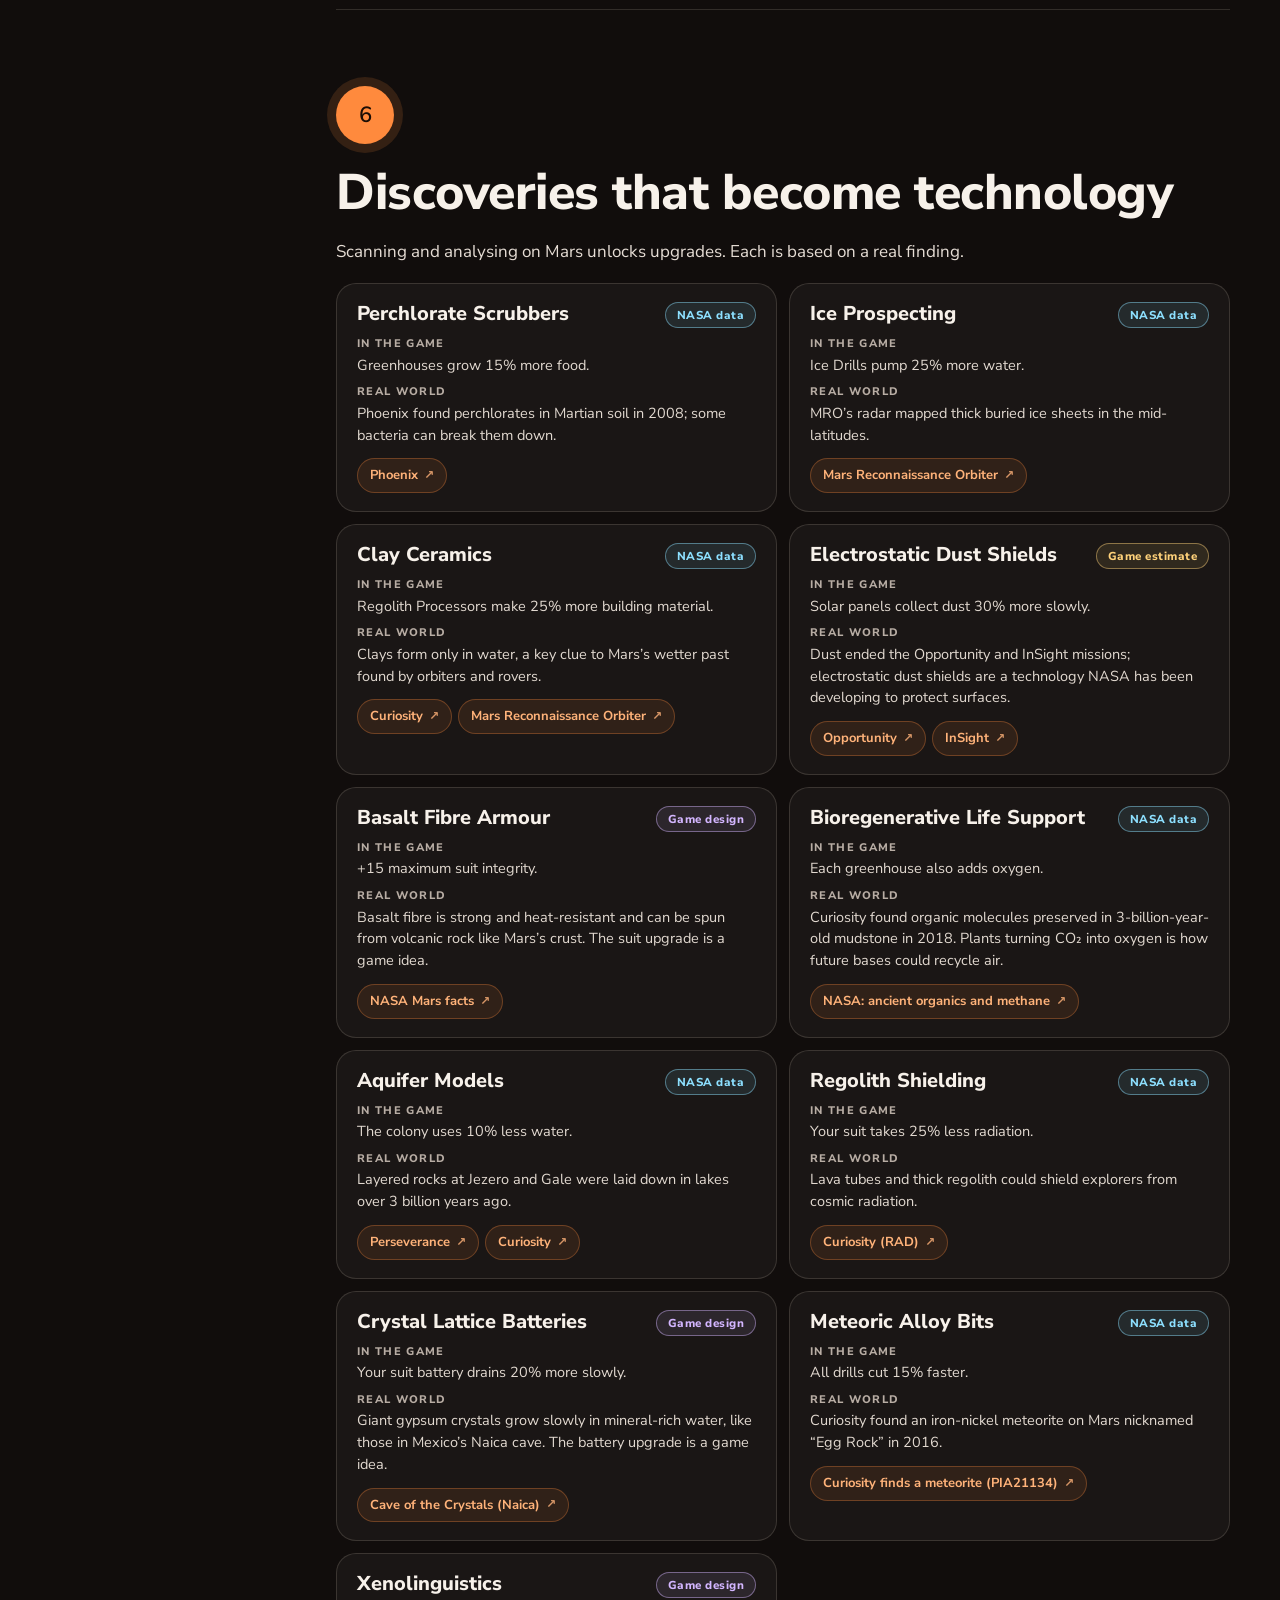
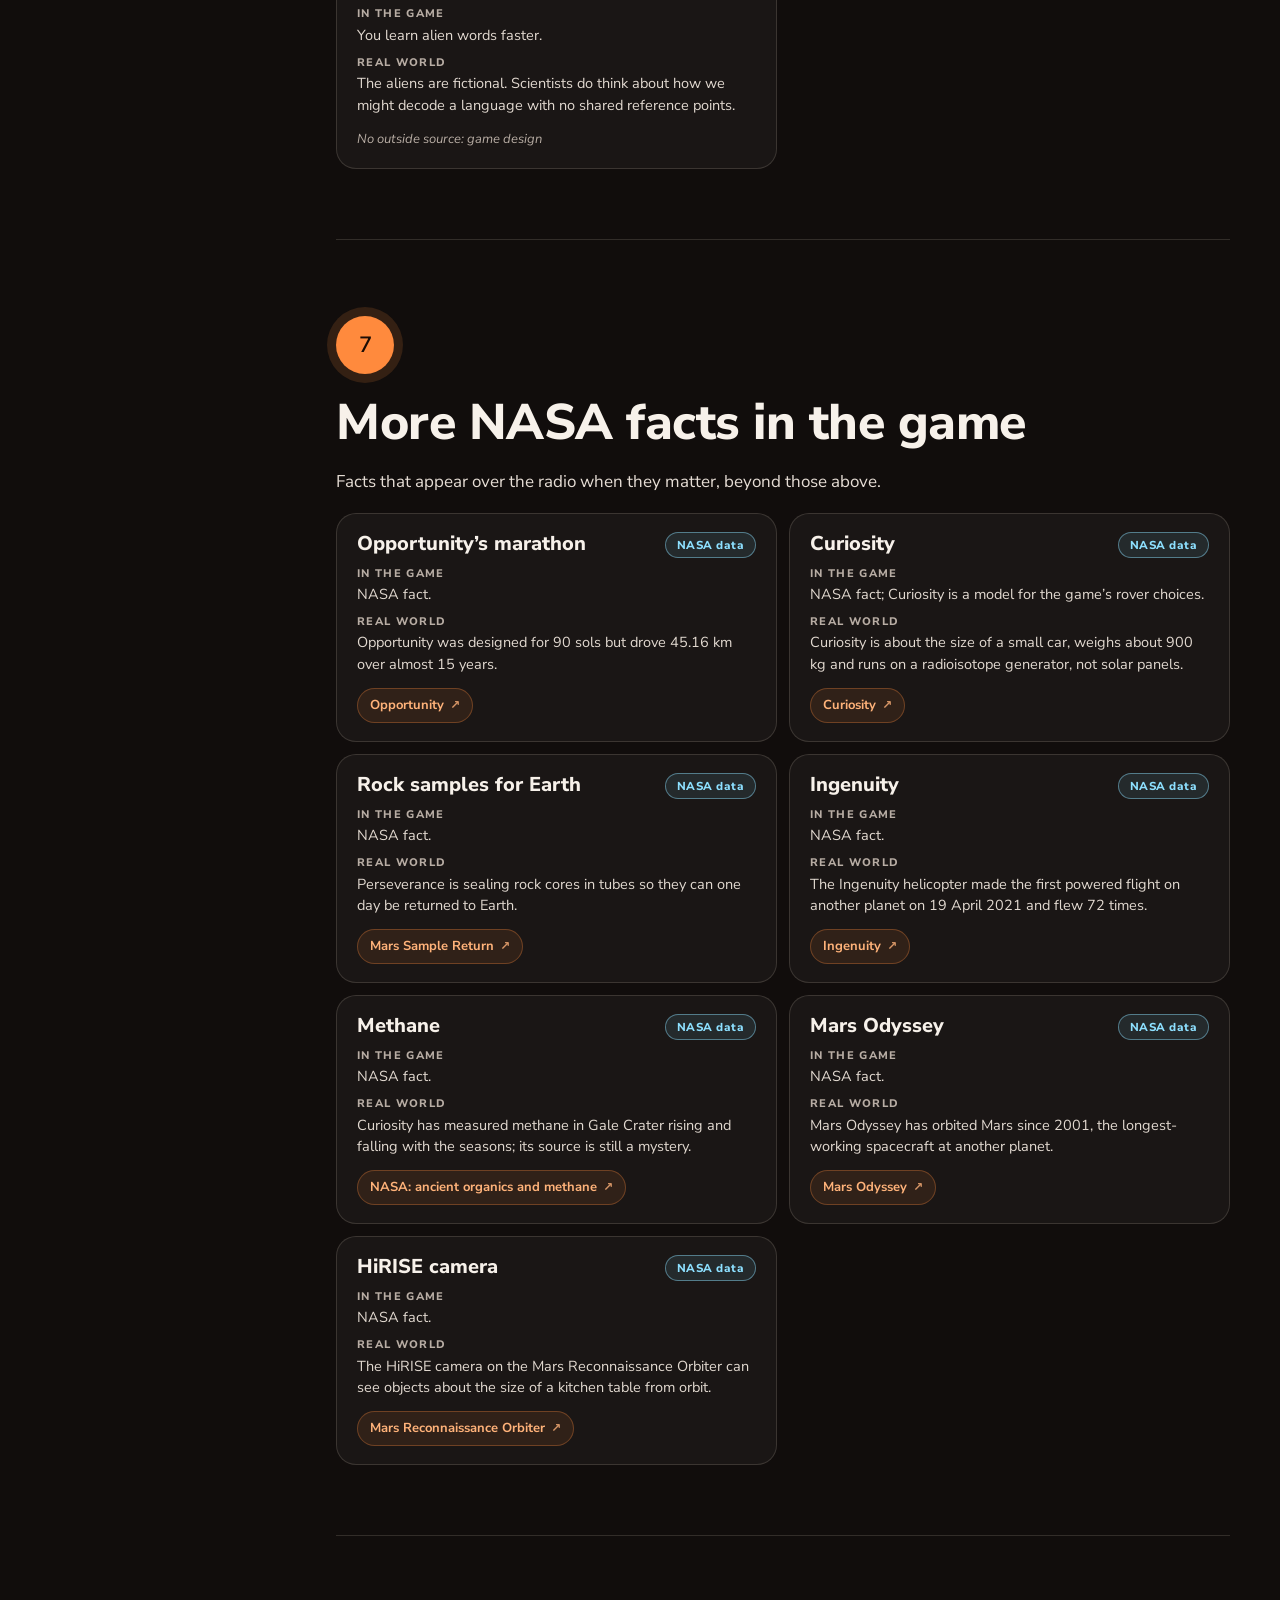
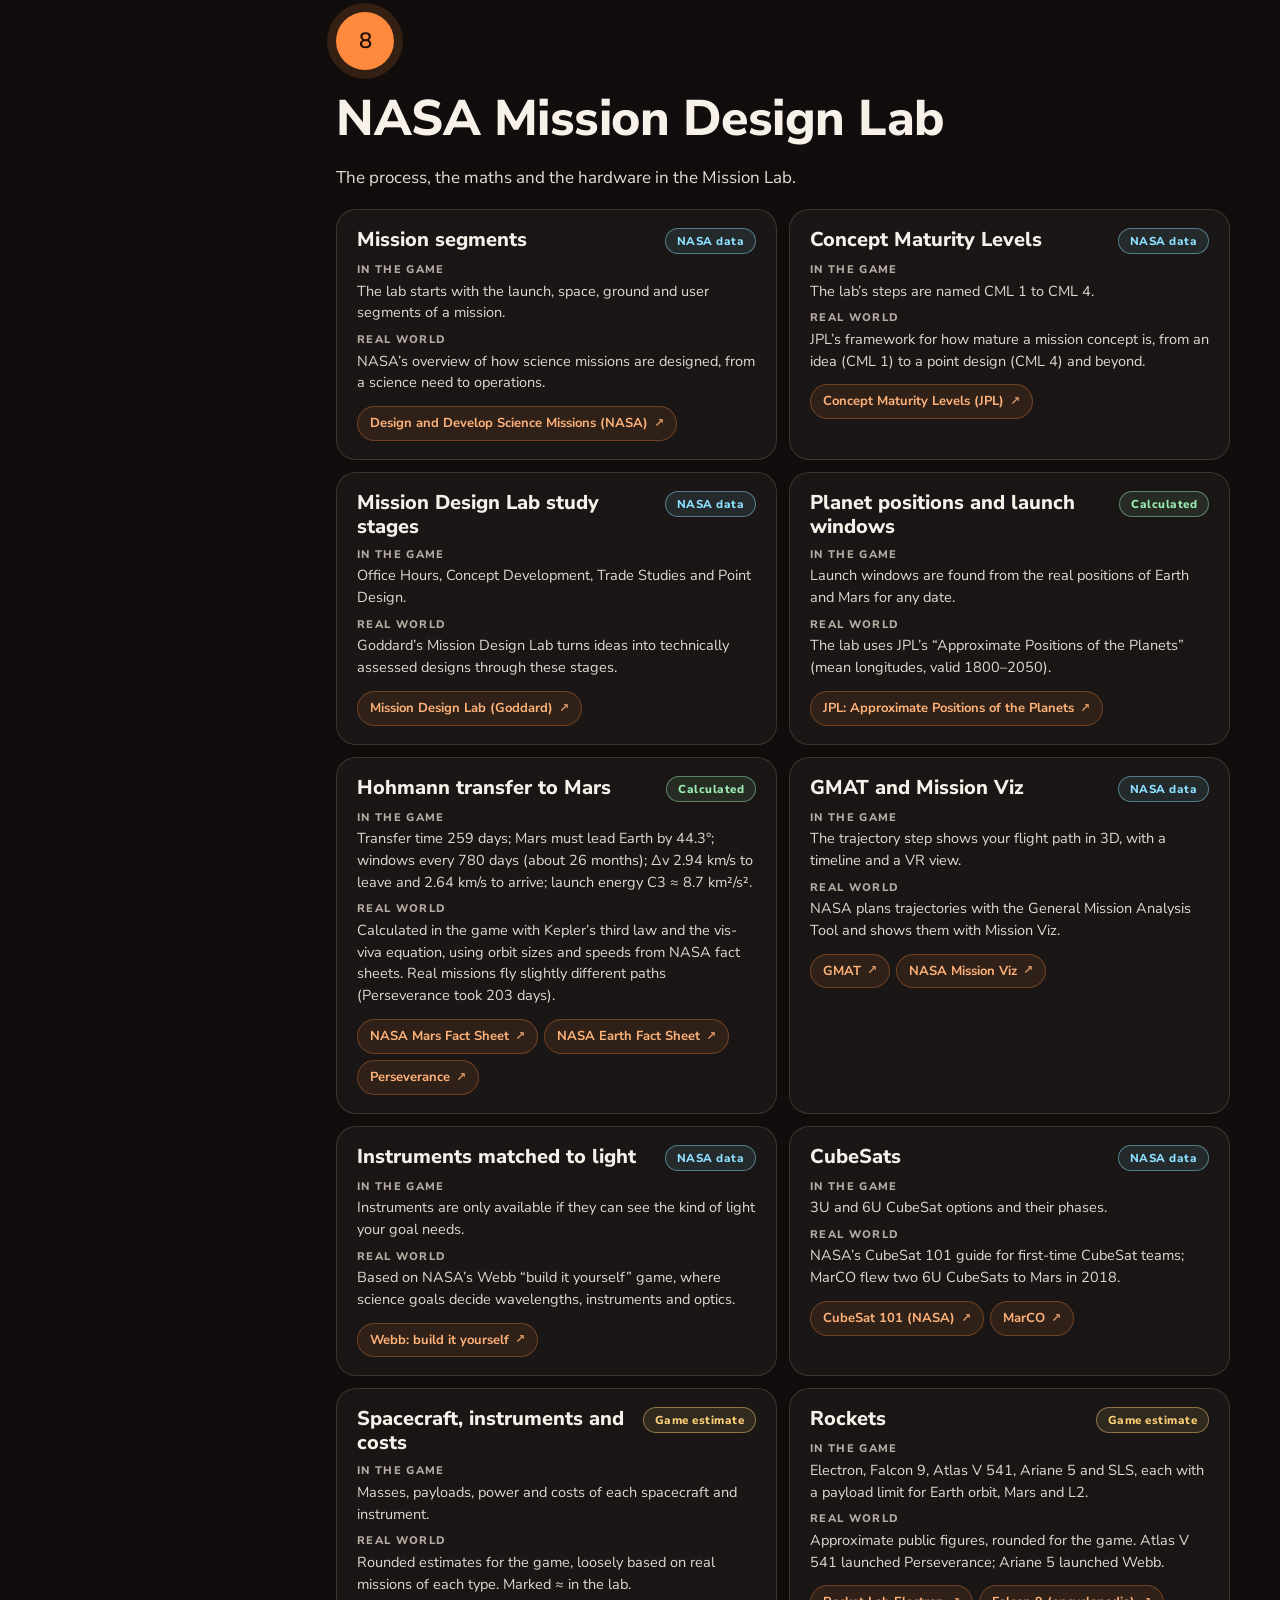
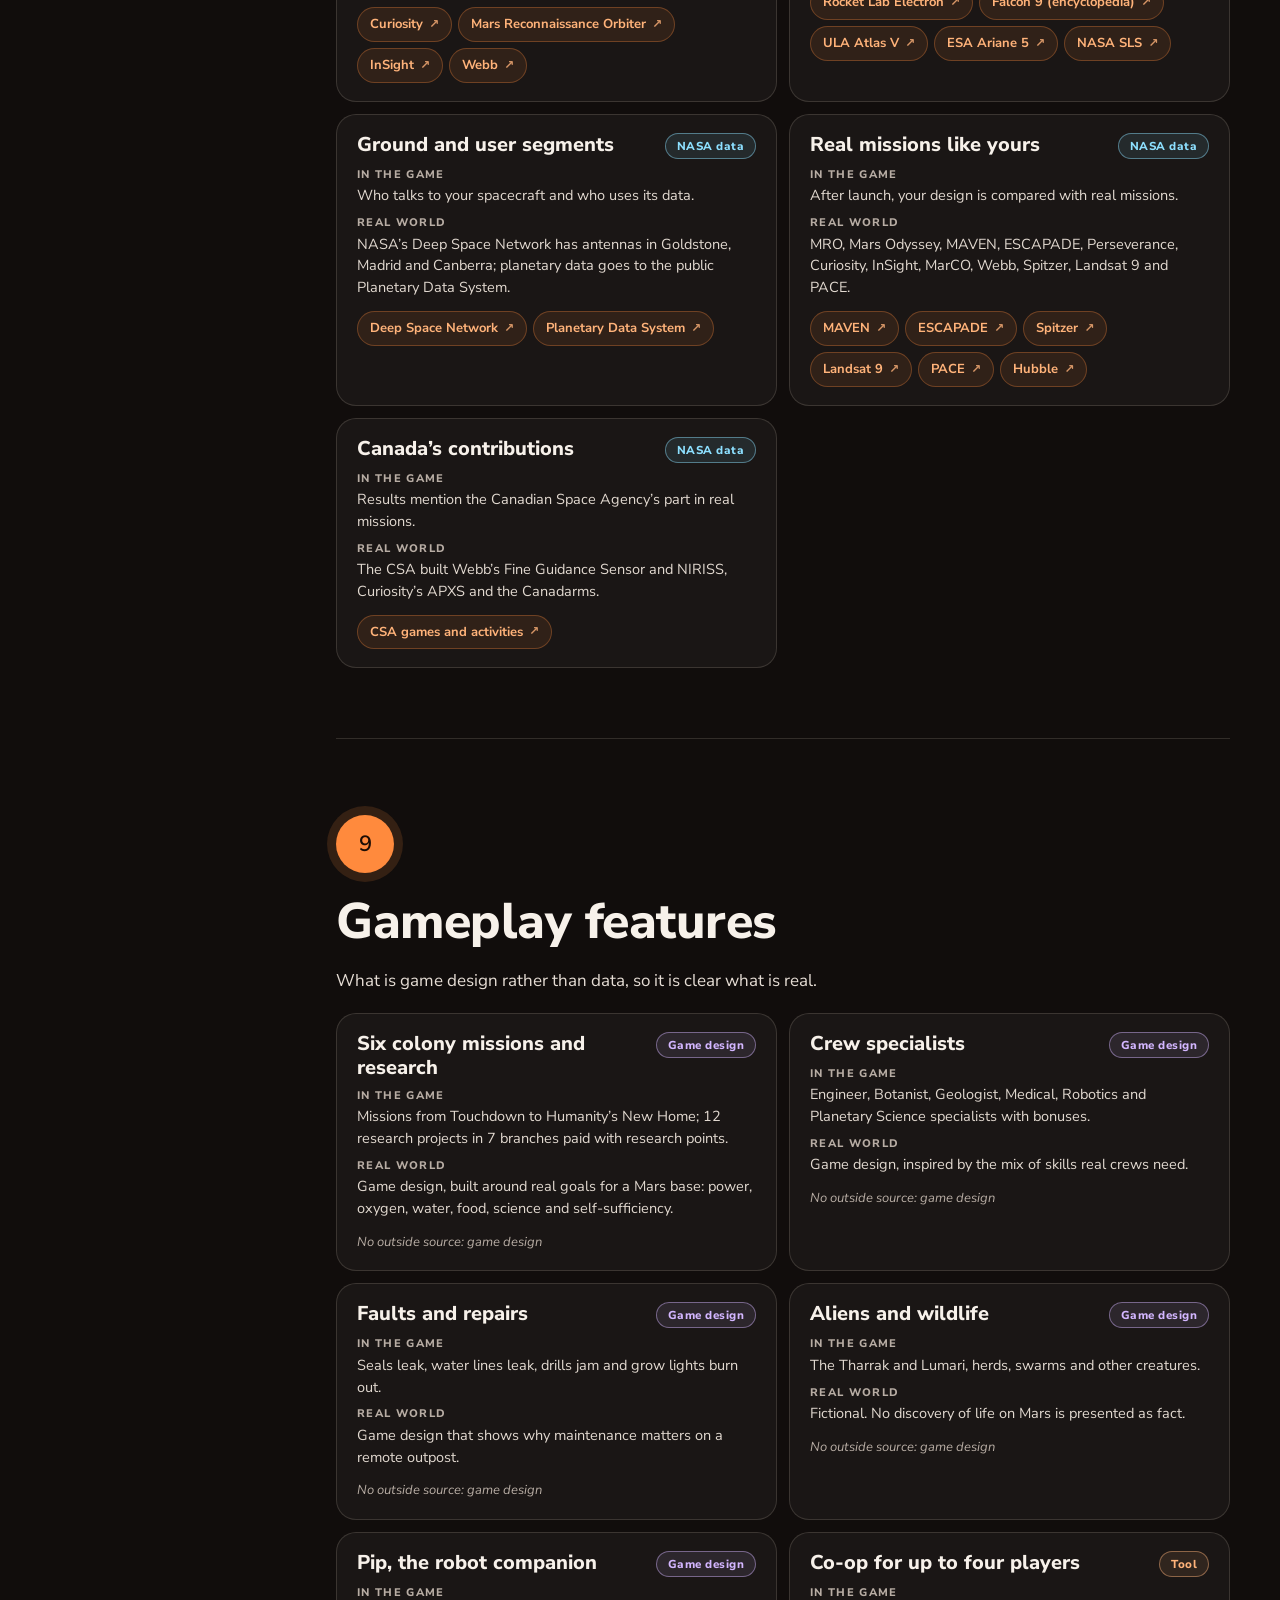
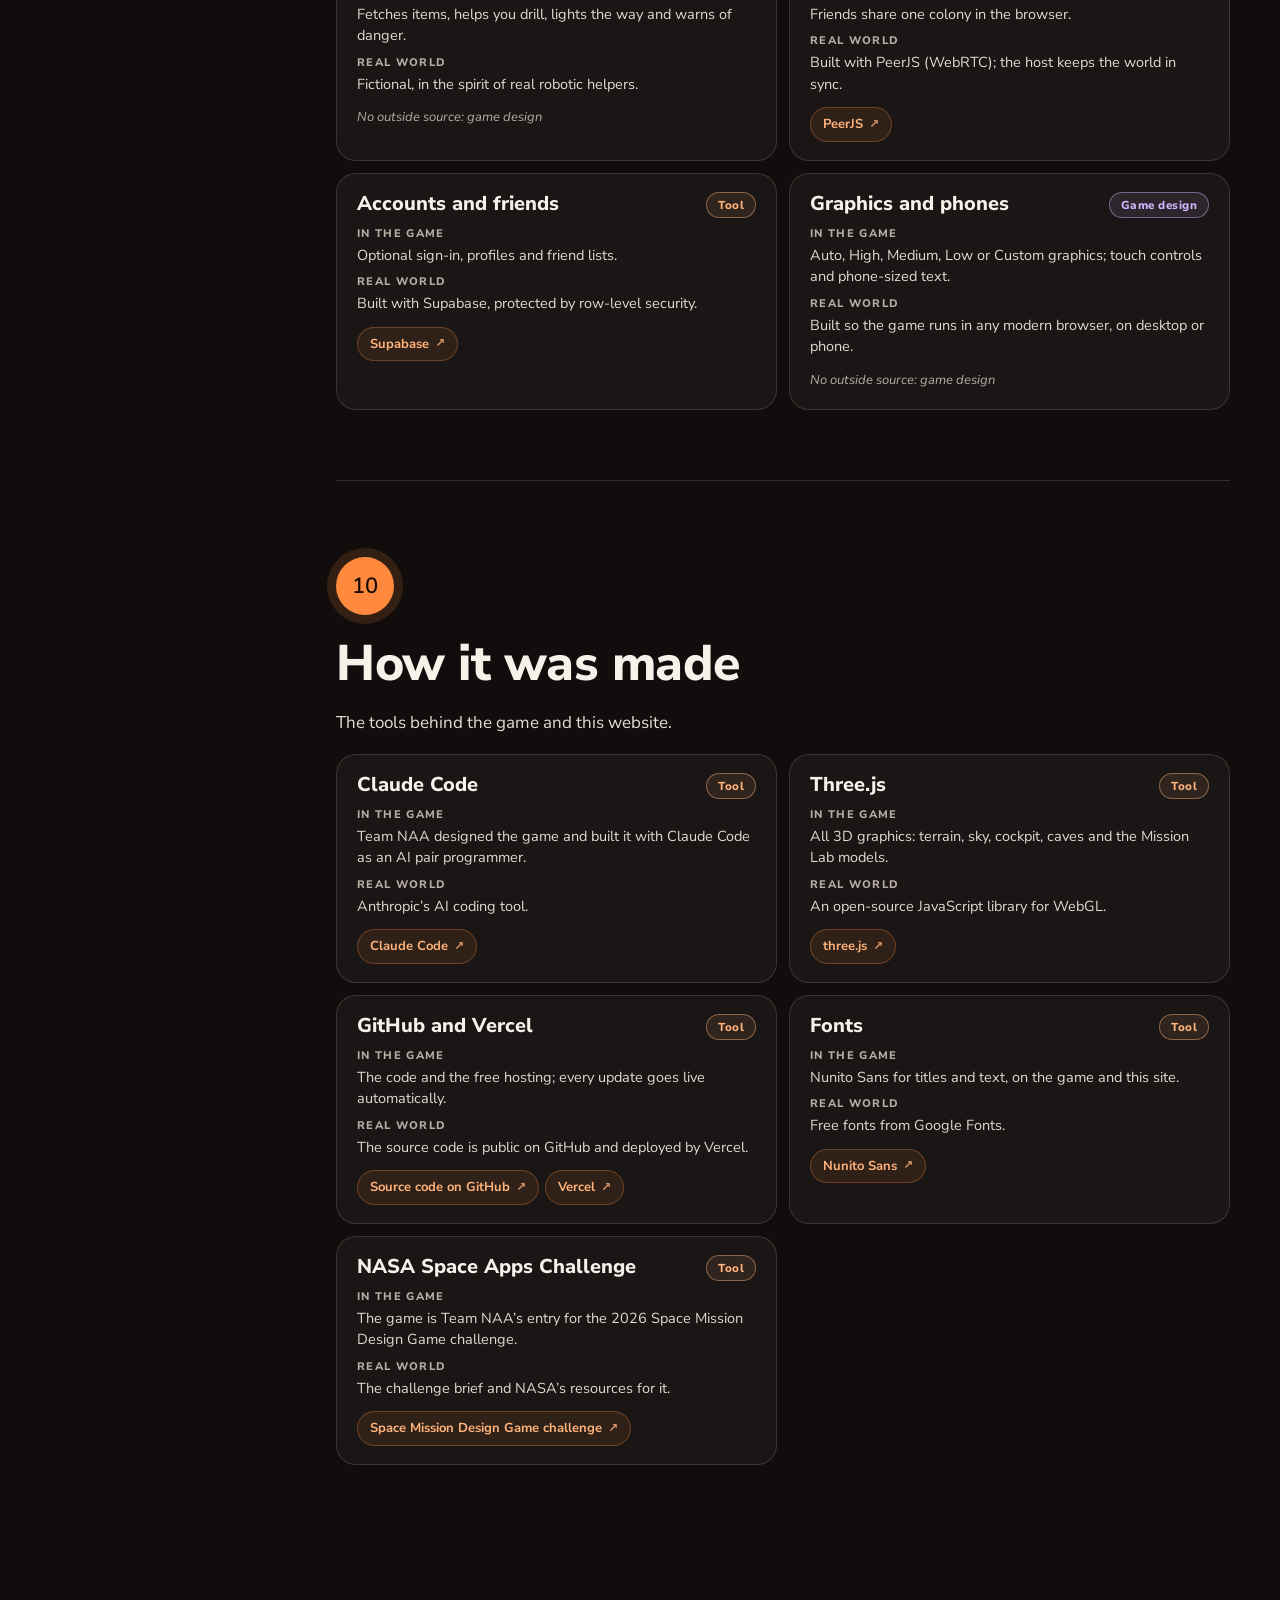
<file: NAA/sources/index.html>
<!doctype html>
<html lang="en">
<head>
<meta charset="utf-8">
<meta name="viewport" content="width=device-width,initial-scale=1">
<title>Sources | Mars: Last Colony</title>
<meta name="description" content="Every fact, number, observation and feature in Mars: Last Colony, with an explanation and its source.">
<meta name="theme-color" content="#110d0c">
<link rel="icon" href="data:image/svg+xml,%3Csvg xmlns='http://www.w3.org/2000/svg' viewBox='0 0 64 64'%3E%3Ccircle cx='32' cy='32' r='26' fill='%23d9622b'/%3E%3Ccircle cx='24' cy='26' r='5' fill='%23a8441b'/%3E%3Ccircle cx='40' cy='40' r='7' fill='%23a8441b'/%3E%3C/svg%3E">
<link rel="preconnect" href="https://fonts.googleapis.com">
<link rel="preconnect" href="https://fonts.gstatic.com" crossorigin>
<link href="https://fonts.googleapis.com/css2?family=Nunito+Sans:wght@400;600;700;800;900&display=swap" rel="stylesheet">
<link rel="stylesheet" href="/NAA/style.css">
<link rel="stylesheet" href="/NAA/spaceapps/info.css">
<link rel="stylesheet" href="/NAA/sources/sources.css">
</head>
<body class="info">
<div id="progress" aria-hidden="true"></div>
<header id="nav" class="show">
  <a class="backbtn" href="/NAA/" aria-label="Back to the overview"><svg viewBox="0 0 24 24" aria-hidden="true"><path d="M15 5l-7 7 7 7"/></svg>Back</a>
  <a class="brand" href="/NAA/"><span class="planet" aria-hidden="true"></span>Mars: Last Colony</a>
  <div class="navbtns"><a class="btn small ghost gh" href="https://github.com/PhytosGuy/mars-game" target="_blank" rel="noopener" aria-label="Source code on GitHub"><svg viewBox="0 0 24 24" aria-hidden="true"><path d="M12 2a10 10 0 0 0-3.2 19.5c.5.1.7-.2.7-.5v-1.7c-2.8.6-3.4-1.3-3.4-1.3-.4-1.2-1.1-1.5-1.1-1.5-.9-.6.1-.6.1-.6 1 .1 1.5 1 1.5 1 .9 1.5 2.3 1.1 2.9.8.1-.6.3-1.1.6-1.3-2.2-.3-4.6-1.1-4.6-5 0-1.1.4-2 1-2.7-.1-.3-.4-1.3.1-2.7 0 0 .8-.3 2.7 1a9.4 9.4 0 0 1 5 0c1.9-1.3 2.7-1 2.7-1 .5 1.4.2 2.4.1 2.7.6.7 1 1.6 1 2.7 0 3.9-2.4 4.7-4.6 5 .4.3.7.9.7 1.9V21c0 .3.2.6.7.5A10 10 0 0 0 12 2z"/></svg><span>GitHub</span></a><a class="btn small primary" href="https://mars-last-colony.vercel.app" target="_blank" rel="noopener">Play</a></div>
</header>
<section class="ihero small">
  <div class="bg" data-speed="0.2"><img src="/NAA/img/g_traj.jpg" alt=""></div>
  <div class="shade"></div>
  <div class="ihero-in">
    <p class="kicker fade">Mars: Last Colony · Team NAA</p>
    <h1 class="fade d1">Sources</h1>
    <p class="tag fade d2">All 83 facts, numbers, observations and features in the game, with what each one means and where it comes from.</p>
    <div class="legend fade d3"><span class="tag nasa" title="Taken from NASA data or published mission results">NASA data</span><span class="tag calc" title="Worked out in the game from physics and NASA data">Calculated</span><span class="tag est" title="A simplified or scaled value based on real data">Game estimate</span><span class="tag design" title="Made up for the game, with the real idea it is based on">Game design</span><span class="tag tool" title="Software or service used to make the game">Tool</span></div>
    <div class="search fade d3"><input id="q" type="search" placeholder="Search the sources, e.g. MOXIE or gravity" aria-label="Search the sources"><span id="qn"></span></div>
  </div>
</section>
<div class="doc">
  <nav class="toc" aria-label="Contents"><a href="#mars"><i>1</i>Mars, the planet</a><a href="#sites"><i>2</i>The five landing sites</a><a href="#landing"><i>3</i>Entry, descent and landing</a><a href="#colony"><i>4</i>Life support and the colony</a><a href="#hazards"><i>5</i>Hazards and geology</a><a href="#discoveries"><i>6</i>Discoveries that become technology</a><a href="#facts"><i>7</i>More NASA facts in the game</a><a href="#lab"><i>8</i>NASA Mission Design Lab</a><a href="#features"><i>9</i>Gameplay features</a><a href="#tools"><i>10</i>How it was made</a></nav>
  <main class="body">
<section id="mars" class="part"><span class="pnum fade">1</span><h2 class="fade">Mars, the planet</h2><p class="fade">The basic numbers of Mars that the whole game is built on.</p><div class="srcs"><article class="src" data-kind="nasa"><header><b>Length of a day (a sol)</b><span class="tag nasa" title="Taken from NASA data or published mission results">NASA data</span></header>
<p><em>In the game</em>One in-game day lasts 24.66 hours (24 h 39 min 35 s), and sets the day–night cycle, solar power and sleep.</p><p><em>Real world</em>A Martian solar day is 24 h 39 min 35 s. Mars turns once relative to the stars every 24 h 37 min.</p><div class="links"><a href="https://nssdc.gsfc.nasa.gov/planetary/factsheet/marsfact.html" target="_blank" rel="noopener">NASA Mars Fact Sheet</a></div></article>
<article class="src" data-kind="nasa"><header><b>Length of a year</b><span class="tag nasa" title="Taken from NASA data or published mission results">NASA data</span></header>
<p><em>In the game</em>Shown in the NASA facts.</p><p><em>Real world</em>Mars takes 687 Earth days to orbit the Sun.</p><div class="links"><a href="https://nssdc.gsfc.nasa.gov/planetary/factsheet/marsfact.html" target="_blank" rel="noopener">NASA Mars Fact Sheet</a></div></article>
<article class="src" data-kind="nasa"><header><b>Gravity</b><span class="tag nasa" title="Taken from NASA data or published mission results">NASA data</span></header>
<p><em>In the game</em>3.72 m/s²: long, floaty jumps, low-traction walking, rover flips and the landing physics.</p><p><em>Real world</em>Surface gravity is 3.71 m/s², about 38% of Earth’s.</p><div class="links"><a href="https://nssdc.gsfc.nasa.gov/planetary/factsheet/marsfact.html" target="_blank" rel="noopener">NASA Mars Fact Sheet</a></div></article>
<article class="src" data-kind="nasa"><header><b>Air pressure</b><span class="tag nasa" title="Taken from NASA data or published mission results">NASA data</span></header>
<p><em>In the game</em>About 610 Pa, shown in the HUD; it rises and falls through the day and in storms. Spacesuits are needed outside.</p><p><em>Real world</em>Average surface pressure is about 6.1 millibars (610 Pa), less than 1% of Earth’s at sea level.</p><div class="links"><a href="https://nssdc.gsfc.nasa.gov/planetary/factsheet/marsfact.html" target="_blank" rel="noopener">NASA Mars Fact Sheet</a></div></article>
<article class="src" data-kind="nasa"><header><b>What the air is made of</b><span class="tag nasa" title="Taken from NASA data or published mission results">NASA data</span></header>
<p><em>In the game</em>The Oxygen Unit splits carbon dioxide from the air; shown in the NASA facts.</p><p><em>Real world</em>About 95% carbon dioxide, 2.6–2.8% nitrogen and 1.9–2% argon, measured by Curiosity’s SAM instrument.</p><div class="links"><a href="https://nssdc.gsfc.nasa.gov/planetary/factsheet/marsfact.html" target="_blank" rel="noopener">NASA Mars Fact Sheet</a><a href="https://science.nasa.gov/mission/msl-curiosity/" target="_blank" rel="noopener">Curiosity</a></div></article>
<article class="src" data-kind="nasa"><header><b>Sunlight</b><span class="tag nasa" title="Taken from NASA data or published mission results">NASA data</span></header>
<p><em>In the game</em>Solar arrays produce less than half of what they would on Earth, and nothing at night.</p><p><em>Real world</em>Mars receives about 586 W/m² of sunlight against Earth’s 1,361 W/m²: about 43%.</p><div class="links"><a href="https://nssdc.gsfc.nasa.gov/planetary/factsheet/marsfact.html" target="_blank" rel="noopener">NASA Mars Fact Sheet</a><a href="https://nssdc.gsfc.nasa.gov/planetary/factsheet/earthfact.html" target="_blank" rel="noopener">NASA Earth Fact Sheet</a></div></article>
<article class="src" data-kind="nasa"><header><b>Temperatures</b><span class="tag nasa" title="Taken from NASA data or published mission results">NASA data</span></header>
<p><em>In the game</em>Each landing site has its own range, from about −98 °C on cold nights to −10 °C on warm afternoons.</p><p><em>Real world</em>Rover weather stations record nights near −90 °C and summer afternoons near 0 °C close to the equator.</p><div class="links"><a href="https://science.nasa.gov/mission/mars-2020-perseverance/science-instruments/" target="_blank" rel="noopener">Perseverance’s MEDA weather station</a><a href="https://science.nasa.gov/mars/facts/" target="_blank" rel="noopener">NASA Mars facts</a></div></article>
<article class="src" data-kind="nasa"><header><b>Radiation</b><span class="tag nasa" title="Taken from NASA data or published mission results">NASA data</span></header>
<p><em>In the game</em>Your radiation dose outside is tracked; Regolith Shielding research lowers it.</p><p><em>Real world</em>Curiosity’s RAD instrument measured about 0.64 mSv per day on the surface; a round trip plus about 500 days on Mars adds up to roughly 1 sievert.</p><div class="links"><a href="https://science.nasa.gov/mission/msl-curiosity/" target="_blank" rel="noopener">Curiosity</a></div></article>
<article class="src" data-kind="nasa"><header><b>Radio delay</b><span class="tag nasa" title="Taken from NASA data or published mission results">NASA data</span></header>
<p><em>In the game</em>Why the landing flies itself and why the colony can’t get live help from Earth.</p><p><em>Real world</em>Light takes about 3 to 22 minutes to travel between Earth and Mars, depending on where the planets are.</p><div class="links"><a href="https://science.nasa.gov/mars/facts/" target="_blank" rel="noopener">NASA Mars facts</a></div></article>
<article class="src" data-kind="nasa"><header><b>The moons Phobos and Deimos</b><span class="tag nasa" title="Taken from NASA data or published mission results">NASA data</span></header>
<p><em>In the game</em>Phobos crosses the night sky, rising in the west.</p><p><em>Real world</em>Phobos orbits Mars about three times a day, faster than Mars turns, so it rises in the west and sets in the east. It is slowly spiralling inward.</p><div class="links"><a href="https://science.nasa.gov/mars/moons/phobos/" target="_blank" rel="noopener">NASA: Phobos</a></div></article>
<article class="src" data-kind="nasa"><header><b>Olympus Mons and Valles Marineris</b><span class="tag nasa" title="Taken from NASA data or published mission results">NASA data</span></header>
<p><em>In the game</em>Shown in the NASA facts.</p><p><em>Real world</em>Olympus Mons is about 22 km tall, roughly two and a half times Everest; Valles Marineris is a canyon system more than 4,000 km long and up to 7 km deep.</p><div class="links"><a href="https://photojournal.jpl.nasa.gov/catalog/PIA10063" target="_blank" rel="noopener">Olympus Mons (NASA photo archive)</a><a href="https://science.nasa.gov/mars/facts/" target="_blank" rel="noopener">NASA Mars facts</a></div></article>
<article class="src" data-kind="nasa"><header><b>The colour of the sky</b><span class="tag nasa" title="Taken from NASA data or published mission results">NASA data</span></header>
<p><em>In the game</em>The day sky is butterscotch, and the sky around the setting Sun turns blue.</p><p><em>Real world</em>Fine dust makes the daytime sky butterscotch and scatters blue light near the Sun at sunset, as Curiosity photographed in Gale Crater in 2015.</p><div class="links"><a href="https://photojournal.jpl.nasa.gov/catalog/PIA19400" target="_blank" rel="noopener">Sunset in Gale Crater (PIA19400)</a></div></article>
<article class="src" data-kind="nasa"><header><b>Clouds</b><span class="tag nasa" title="Taken from NASA data or published mission results">NASA data</span></header>
<p><em>In the game</em>Wispy clouds drift across the sky.</p><p><em>Real world</em>Curiosity and Perseverance have photographed thin water-ice clouds high above Mars.</p><div class="links"><a href="https://science.nasa.gov/mission/msl-curiosity/" target="_blank" rel="noopener">Curiosity</a><a href="https://science.nasa.gov/mission/mars-2020-perseverance/" target="_blank" rel="noopener">Perseverance</a></div></article>
<article class="src" data-kind="nasa"><header><b>Sound</b><span class="tag nasa" title="Taken from NASA data or published mission results">NASA data</span></header>
<p><em>In the game</em>Shown in the NASA facts.</p><p><em>Real world</em>Perseverance’s microphones showed sound travels at about 240 m/s on Mars and fades quickly in the thin air.</p><div class="links"><a href="https://science.nasa.gov/mission/mars-2020-perseverance/" target="_blank" rel="noopener">Perseverance</a></div></article>
</div></section>
<section id="sites" class="part"><span class="pnum fade">2</span><h2 class="fade">The five landing sites</h2><p class="fade">Each site is generated by the game in the spirit of a real place. The terrain does not reproduce real elevation data.</p><div class="srcs"><article class="src" data-kind="nasa"><header><b>Jezero-type Delta</b><span class="tag nasa" title="Taken from NASA data or published mission results">NASA data</span></header>
<p><em>In the game</em>An ancient river delta with layered, terraced ground and a crater rim.</p><p><em>Real world</em>Jezero Crater (18.4°N, 77.5°E) held a lake about 3.5 billion years ago; Perseverance landed there on 18 February 2021 to explore its delta.</p><div class="links"><a href="https://science.nasa.gov/mission/mars-2020-perseverance/" target="_blank" rel="noopener">Perseverance</a></div></article>
<article class="src" data-kind="design"><header><b>Ice-rich Plains</b><span class="tag design" title="Made up for the game, with the real idea it is based on">Game design</span></header>
<p><em>In the game</em>A flat ice sheet with blue ice-crystal mountains, and ice signatures nearby.</p><p><em>Real world</em>Inspired by Utopia and Arcadia Planitia, where the SHARAD radar on the Mars Reconnaissance Orbiter found thick buried ice. The crystal mountains are a game design: real Martian ice is buried under the soil.</p><div class="links"><a href="https://science.nasa.gov/mission/mars-reconnaissance-orbiter/" target="_blank" rel="noopener">Mars Reconnaissance Orbiter</a></div></article>
<article class="src" data-kind="design"><header><b>Crater Basin</b><span class="tag design" title="Made up for the game, with the real idea it is based on">Game design</span></header>
<p><em>In the game</em>Your base sits on the floor of a large crater with walls all around and a small layered mound.</p><p><em>Real world</em>Inspired by Gale Crater and Mount Sharp (Aeolis Mons), about 5 km tall, which Curiosity has been climbing since 2014. The game’s crater is smaller than the real one.</p><div class="links"><a href="https://science.nasa.gov/mission/msl-curiosity/" target="_blank" rel="noopener">Curiosity</a></div></article>
<article class="src" data-kind="design"><header><b>Volcanic Highlands</b><span class="tag design" title="Made up for the game, with the real idea it is based on">Game design</span></header>
<p><em>In the game</em>A small plain ringed by four large volcanoes under a red-tinted sky, with lava-tube caves.</p><p><em>Real world</em>Inspired by the Tharsis region and the lava-tube skylights orbiters have seen on Arsia Mons. The red sky tint is a game choice.</p><div class="links"><a href="https://science.nasa.gov/mission/mars-reconnaissance-orbiter/" target="_blank" rel="noopener">Mars Reconnaissance Orbiter (HiRISE)</a></div></article>
<article class="src" data-kind="design"><header><b>Rocky Plains</b><span class="tag design" title="Made up for the game, with the real idea it is based on">Game design</span></header>
<p><em>In the game</em>A flat plain ringed by pointed mountains.</p><p><em>Real world</em>Inspired by Elysium Planitia, the flat plain where the InSight lander studied marsquakes. The ring of peaks is a game design.</p><div class="links"><a href="https://science.nasa.gov/mission/insight/" target="_blank" rel="noopener">InSight</a></div></article>
</div></section>
<section id="landing" class="part"><span class="pnum fade">3</span><h2 class="fade">Entry, descent and landing</h2><p class="fade">The landing sequence follows the real steps of a Mars landing.</p><div class="srcs"><article class="src" data-kind="nasa"><header><b>Entry speed and heat</b><span class="tag nasa" title="Taken from NASA data or published mission results">NASA data</span></header>
<p><em>In the game</em>The capsule enters at about 20,000 km/h and the heat shield glows.</p><p><em>Real world</em>Perseverance hit the top of the atmosphere at about 20,000 km/h; its heat shield reached about 1,300 °C.</p><div class="links"><a href="https://mars.nasa.gov/mars2020/timeline/landing/" target="_blank" rel="noopener">Perseverance landing timeline</a></div></article>
<article class="src" data-kind="nasa"><header><b>A landing that flies itself</b><span class="tag nasa" title="Taken from NASA data or published mission results">NASA data</span></header>
<p><em>In the game</em>Entry, parachute and heat-shield release are automatic; you take over for the powered descent.</p><p><em>Real world</em>Because of the radio delay, every Mars landing is flown by the spacecraft’s own computer: NASA calls it the “seven minutes of terror”.</p><div class="links"><a href="https://mars.nasa.gov/mars2020/timeline/landing/" target="_blank" rel="noopener">Perseverance landing timeline</a></div></article>
<article class="src" data-kind="nasa"><header><b>Supersonic parachute</b><span class="tag nasa" title="Taken from NASA data or published mission results">NASA data</span></header>
<p><em>In the game</em>The parachute opens high up while you are still very fast.</p><p><em>Real world</em>Perseverance’s 21.5 m parachute opened about 11 km up at around 1,500 km/h.</p><div class="links"><a href="https://mars.nasa.gov/mars2020/timeline/landing/" target="_blank" rel="noopener">Perseverance landing timeline</a></div></article>
<article class="src" data-kind="nasa"><header><b>Terrain-Relative Navigation and LIDAR</b><span class="tag nasa" title="Taken from NASA data or published mission results">NASA data</span></header>
<p><em>In the game</em>After the heat shield drops, the LIDAR screen scans the ground below.</p><p><em>Real world</em>Perseverance compared camera images with orbital maps to steer to a safe spot (Terrain-Relative Navigation).</p><div class="links"><a href="https://mars.nasa.gov/mars2020/timeline/landing/" target="_blank" rel="noopener">Perseverance landing timeline</a></div></article>
<article class="src" data-kind="est"><header><b>Touchdown below 3 m/s</b><span class="tag est" title="A simplified or scaled value based on real data">Game estimate</span></header>
<p><em>In the game</em>Land slower than 3 m/s for a good landing; your fuel is limited.</p><p><em>Real world</em>A game target. Real landers such as Perseverance’s sky crane lowered the rover at about 0.75 m/s.</p><div class="links"><a href="https://mars.nasa.gov/mars2020/timeline/landing/" target="_blank" rel="noopener">Perseverance landing timeline</a></div></article>
</div></section>
<section id="colony" class="part"><span class="pnum fade">4</span><h2 class="fade">Life support and the colony</h2><p class="fade">How the colony’s oxygen, water, food and power are worked out.</p><div class="srcs"><article class="src" data-kind="nasa"><header><b>How much a crew needs</b><span class="tag nasa" title="Taken from NASA data or published mission results">NASA data</span></header>
<p><em>In the game</em>A crew of four uses about 3.4 kg of oxygen, 16 L of water and 7.2 kg of food per sol.</p><p><em>Real world</em>NASA’s life-support planning uses about 0.84 kg of oxygen and about 1.8 kg of food per person per day; the game rounds these for four people.</p><div class="links"><a href="https://ntrs.nasa.gov/citations/20180001338" target="_blank" rel="noopener">NASA Life Support Baseline Values</a></div></article>
<article class="src" data-kind="est"><header><b>Oxygen Unit (MOXIE)</b><span class="tag est" title="A simplified or scaled value based on real data">Game estimate</span></header>
<p><em>In the game</em>+6 kg of oxygen per sol from carbon dioxide in the air, using 1.5 kW.</p><p><em>Real world</em>Perseverance’s MOXIE made 122 g of oxygen in total at up to about 12 g per hour. The game’s unit is a scaled-up version, as NASA plans for future crews.</p><div class="links"><a href="https://www.nasa.gov/missions/mars-2020-perseverance/perseverance-rover/nasas-oxygen-generating-experiment-moxie-completes-mars-mission/" target="_blank" rel="noopener">NASA: MOXIE completes its mission</a></div></article>
<article class="src" data-kind="est"><header><b>Ice Drill</b><span class="tag est" title="A simplified or scaled value based on real data">Game estimate</span></header>
<p><em>In the game</em>+39 L of water per sol, only on ice-rich ground.</p><p><em>Real world</em>A game estimate. Buried mid-latitude ice is real and was mapped by MRO’s SHARAD radar.</p><div class="links"><a href="https://science.nasa.gov/mission/mars-reconnaissance-orbiter/" target="_blank" rel="noopener">Mars Reconnaissance Orbiter</a></div></article>
<article class="src" data-kind="est"><header><b>Greenhouse</b><span class="tag est" title="A simplified or scaled value based on real data">Game estimate</span></header>
<p><em>In the game</em>+5 kg of food per sol from LED hydroponics, using 7 L of water.</p><p><em>Real world</em>A game estimate based on the idea of growing food under lights, as astronauts do on the International Space Station.</p><div class="links"><a href="https://www.nasa.gov/international-space-station/" target="_blank" rel="noopener">International Space Station</a></div></article>
<article class="src" data-kind="nasa"><header><b>Water recovery</b><span class="tag nasa" title="Taken from NASA data or published mission results">NASA data</span></header>
<p><em>In the game</em>The Water Recovery research halves the crew’s water use.</p><p><em>Real world</em>The ISS recycles about 98% of its water.</p><div class="links"><a href="https://www.nasa.gov/missions/station/iss-research/nasa-achieves-water-recovery-milestone-on-international-space-station/" target="_blank" rel="noopener">NASA: ISS water recovery milestone</a></div></article>
<article class="src" data-kind="est"><header><b>Solar arrays and batteries</b><span class="tag est" title="A simplified or scaled value based on real data">Game estimate</span></header>
<p><em>In the game</em>2.5 kW per array at noon, nothing at night; 30 kWh per battery bank.</p><p><em>Real world</em>Game estimates. They follow the real rule that Mars gets about 43% of Earth’s sunlight and that dust lowers output.</p><div class="links"><a href="https://nssdc.gsfc.nasa.gov/planetary/factsheet/marsfact.html" target="_blank" rel="noopener">NASA Mars Fact Sheet</a></div></article>
<article class="src" data-kind="nasa"><header><b>Fission Power Unit (Kilopower)</b><span class="tag nasa" title="Taken from NASA data or published mission results">NASA data</span></header>
<p><em>In the game</em>10 kW day and night, unaffected by dust or darkness.</p><p><em>Real world</em>NASA’s Kilopower project tested a small fission reactor (KRUSTY) in 2018, for designs from 1 to 10 kW.</p><div class="links"><a href="https://ntrs.nasa.gov/citations/20180005435" target="_blank" rel="noopener">KRUSTY test results (NASA NTRS)</a></div></article>
<article class="src" data-kind="nasa"><header><b>Perchlorates</b><span class="tag nasa" title="Taken from NASA data or published mission results">NASA data</span></header>
<p><em>In the game</em>A hazard in soil and water that must be treated; a discovery that raises greenhouse yields.</p><p><em>Real world</em>The Phoenix lander found toxic perchlorate salts in the soil in 2008.</p><div class="links"><a href="https://science.nasa.gov/mission/phoenix/" target="_blank" rel="noopener">Phoenix</a></div></article>
<article class="src" data-kind="nasa"><header><b>Dust on solar panels</b><span class="tag nasa" title="Taken from NASA data or published mission results">NASA data</span></header>
<p><em>In the game</em>Dust builds up on arrays and lowers power until cleaned; dust devils sometimes clean them.</p><p><em>Real world</em>Dust ended the Opportunity and InSight missions, and dust devils cleaned the panels of Spirit and Opportunity.</p><div class="links"><a href="https://science.nasa.gov/mission/mer-opportunity/" target="_blank" rel="noopener">Opportunity</a><a href="https://science.nasa.gov/mission/mer-spirit/" target="_blank" rel="noopener">Spirit</a><a href="https://science.nasa.gov/mission/insight/" target="_blank" rel="noopener">InSight</a></div></article>
</div></section>
<section id="hazards" class="part"><span class="pnum fade">5</span><h2 class="fade">Hazards and geology</h2><p class="fade">The things on Mars that push back.</p><div class="srcs"><article class="src" data-kind="nasa"><header><b>Dust storms</b><span class="tag nasa" title="Taken from NASA data or published mission results">NASA data</span></header>
<p><em>In the game</em>Storms build up, darken the sky, cover solar arrays and bury equipment.</p><p><em>Real world</em>A planet-wide dust storm in 2018 blocked out the Sun and ended Opportunity’s mission.</p><div class="links"><a href="https://science.nasa.gov/mission/mer-opportunity/" target="_blank" rel="noopener">Opportunity</a></div></article>
<article class="src" data-kind="nasa"><header><b>Marsquakes</b><span class="tag nasa" title="Taken from NASA data or published mission results">NASA data</span></header>
<p><em>In the game</em>Quakes open fissures and can seal caves; the Seismometer warns you first.</p><p><em>Real world</em>InSight recorded over 1,300 marsquakes; the largest, in May 2022, was about magnitude 4.7. Seismometers feel the fast P-waves before the stronger shaking.</p><div class="links"><a href="https://science.nasa.gov/mission/insight/" target="_blank" rel="noopener">InSight</a></div></article>
<article class="src" data-kind="nasa"><header><b>Meteor impacts</b><span class="tag nasa" title="Taken from NASA data or published mission results">NASA data</span></header>
<p><em>In the game</em>Impacts leave fresh craters and expose ore.</p><p><em>Real world</em>Orbiters such as the Mars Reconnaissance Orbiter regularly spot new impact craters on Mars.</p><div class="links"><a href="https://science.nasa.gov/mission/mars-reconnaissance-orbiter/" target="_blank" rel="noopener">Mars Reconnaissance Orbiter</a></div></article>
<article class="src" data-kind="nasa"><header><b>Lava tubes and caves</b><span class="tag nasa" title="Taken from NASA data or published mission results">NASA data</span></header>
<p><em>In the game</em>Sinkholes lead down into lava-tube caves you can explore.</p><p><em>Real world</em>Orbiters have spotted dark “skylight” pits on Arsia Mons, likely openings into lava tubes that could shelter future explorers from radiation and temperature swings.</p><div class="links"><a href="https://science.nasa.gov/mission/mars-reconnaissance-orbiter/" target="_blank" rel="noopener">Mars Reconnaissance Orbiter (HiRISE)</a></div></article>
<article class="src" data-kind="nasa"><header><b>Buried ice</b><span class="tag nasa" title="Taken from NASA data or published mission results">NASA data</span></header>
<p><em>In the game</em>Ice signatures and the ice biome; the water mission sends you there.</p><p><em>Real world</em>MRO’s SHARAD radar mapped thick sheets of buried ice at mid-latitudes, and Phoenix watched bright ice under the soil sublimate away within days.</p><div class="links"><a href="https://science.nasa.gov/mission/mars-reconnaissance-orbiter/" target="_blank" rel="noopener">Mars Reconnaissance Orbiter</a><a href="https://science.nasa.gov/mission/phoenix/" target="_blank" rel="noopener">Phoenix</a></div></article>
<article class="src" data-kind="design"><header><b>Ice biome with crystal mountains</b><span class="tag design" title="Made up for the game, with the real idea it is based on">Game design</span></header>
<p><em>In the game</em>A frozen plain with climbable mountains of blue ice crystal.</p><p><em>Real world</em>A game design that makes buried ice something you can see and reach. Real Martian ice is mostly under the surface or in the polar caps.</p><div class="links"><a href="https://science.nasa.gov/mission/mars-reconnaissance-orbiter/" target="_blank" rel="noopener">Mars Reconnaissance Orbiter</a></div></article>
</div></section>
<section id="discoveries" class="part"><span class="pnum fade">6</span><h2 class="fade">Discoveries that become technology</h2><p class="fade">Scanning and analysing on Mars unlocks upgrades. Each is based on a real finding.</p><div class="srcs"><article class="src" data-kind="nasa"><header><b>Perchlorate Scrubbers</b><span class="tag nasa" title="Taken from NASA data or published mission results">NASA data</span></header>
<p><em>In the game</em>Greenhouses grow 15% more food.</p><p><em>Real world</em>Phoenix found perchlorates in Martian soil in 2008; some bacteria can break them down.</p><div class="links"><a href="https://science.nasa.gov/mission/phoenix/" target="_blank" rel="noopener">Phoenix</a></div></article>
<article class="src" data-kind="nasa"><header><b>Ice Prospecting</b><span class="tag nasa" title="Taken from NASA data or published mission results">NASA data</span></header>
<p><em>In the game</em>Ice Drills pump 25% more water.</p><p><em>Real world</em>MRO’s radar mapped thick buried ice sheets in the mid-latitudes.</p><div class="links"><a href="https://science.nasa.gov/mission/mars-reconnaissance-orbiter/" target="_blank" rel="noopener">Mars Reconnaissance Orbiter</a></div></article>
<article class="src" data-kind="nasa"><header><b>Clay Ceramics</b><span class="tag nasa" title="Taken from NASA data or published mission results">NASA data</span></header>
<p><em>In the game</em>Regolith Processors make 25% more building material.</p><p><em>Real world</em>Clays form only in water, a key clue to Mars’s wetter past found by orbiters and rovers.</p><div class="links"><a href="https://science.nasa.gov/mission/msl-curiosity/" target="_blank" rel="noopener">Curiosity</a><a href="https://science.nasa.gov/mission/mars-reconnaissance-orbiter/" target="_blank" rel="noopener">Mars Reconnaissance Orbiter</a></div></article>
<article class="src" data-kind="est"><header><b>Electrostatic Dust Shields</b><span class="tag est" title="A simplified or scaled value based on real data">Game estimate</span></header>
<p><em>In the game</em>Solar panels collect dust 30% more slowly.</p><p><em>Real world</em>Dust ended the Opportunity and InSight missions; electrostatic dust shields are a technology NASA has been developing to protect surfaces.</p><div class="links"><a href="https://science.nasa.gov/mission/mer-opportunity/" target="_blank" rel="noopener">Opportunity</a><a href="https://science.nasa.gov/mission/insight/" target="_blank" rel="noopener">InSight</a></div></article>
<article class="src" data-kind="design"><header><b>Basalt Fibre Armour</b><span class="tag design" title="Made up for the game, with the real idea it is based on">Game design</span></header>
<p><em>In the game</em>+15 maximum suit integrity.</p><p><em>Real world</em>Basalt fibre is strong and heat-resistant and can be spun from volcanic rock like Mars’s crust. The suit upgrade is a game idea.</p><div class="links"><a href="https://science.nasa.gov/mars/facts/" target="_blank" rel="noopener">NASA Mars facts</a></div></article>
<article class="src" data-kind="nasa"><header><b>Bioregenerative Life Support</b><span class="tag nasa" title="Taken from NASA data or published mission results">NASA data</span></header>
<p><em>In the game</em>Each greenhouse also adds oxygen.</p><p><em>Real world</em>Curiosity found organic molecules preserved in 3-billion-year-old mudstone in 2018. Plants turning CO₂ into oxygen is how future bases could recycle air.</p><div class="links"><a href="https://www.nasa.gov/news-release/nasa-finds-ancient-organic-material-mysterious-methane-on-mars/" target="_blank" rel="noopener">NASA: ancient organics and methane</a></div></article>
<article class="src" data-kind="nasa"><header><b>Aquifer Models</b><span class="tag nasa" title="Taken from NASA data or published mission results">NASA data</span></header>
<p><em>In the game</em>The colony uses 10% less water.</p><p><em>Real world</em>Layered rocks at Jezero and Gale were laid down in lakes over 3 billion years ago.</p><div class="links"><a href="https://science.nasa.gov/mission/mars-2020-perseverance/" target="_blank" rel="noopener">Perseverance</a><a href="https://science.nasa.gov/mission/msl-curiosity/" target="_blank" rel="noopener">Curiosity</a></div></article>
<article class="src" data-kind="nasa"><header><b>Regolith Shielding</b><span class="tag nasa" title="Taken from NASA data or published mission results">NASA data</span></header>
<p><em>In the game</em>Your suit takes 25% less radiation.</p><p><em>Real world</em>Lava tubes and thick regolith could shield explorers from cosmic radiation.</p><div class="links"><a href="https://science.nasa.gov/mission/msl-curiosity/" target="_blank" rel="noopener">Curiosity (RAD)</a></div></article>
<article class="src" data-kind="design"><header><b>Crystal Lattice Batteries</b><span class="tag design" title="Made up for the game, with the real idea it is based on">Game design</span></header>
<p><em>In the game</em>Your suit battery drains 20% more slowly.</p><p><em>Real world</em>Giant gypsum crystals grow slowly in mineral-rich water, like those in Mexico’s Naica cave. The battery upgrade is a game idea.</p><div class="links"><a href="https://en.wikipedia.org/wiki/Cave_of_the_Crystals" target="_blank" rel="noopener">Cave of the Crystals (Naica)</a></div></article>
<article class="src" data-kind="nasa"><header><b>Meteoric Alloy Bits</b><span class="tag nasa" title="Taken from NASA data or published mission results">NASA data</span></header>
<p><em>In the game</em>All drills cut 15% faster.</p><p><em>Real world</em>Curiosity found an iron-nickel meteorite on Mars nicknamed “Egg Rock” in 2016.</p><div class="links"><a href="https://photojournal.jpl.nasa.gov/catalog/PIA21134" target="_blank" rel="noopener">Curiosity finds a meteorite (PIA21134)</a></div></article>
<article class="src" data-kind="design"><header><b>Xenolinguistics</b><span class="tag design" title="Made up for the game, with the real idea it is based on">Game design</span></header>
<p><em>In the game</em>You learn alien words faster.</p><p><em>Real world</em>The aliens are fictional. Scientists do think about how we might decode a language with no shared reference points.</p><div class="links"><span class="nosrc">No outside source: game design</span></div></article>
</div></section>
<section id="facts" class="part"><span class="pnum fade">7</span><h2 class="fade">More NASA facts in the game</h2><p class="fade">Facts that appear over the radio when they matter, beyond those above.</p><div class="srcs"><article class="src" data-kind="nasa"><header><b>Opportunity’s marathon</b><span class="tag nasa" title="Taken from NASA data or published mission results">NASA data</span></header>
<p><em>In the game</em>NASA fact.</p><p><em>Real world</em>Opportunity was designed for 90 sols but drove 45.16 km over almost 15 years.</p><div class="links"><a href="https://science.nasa.gov/mission/mer-opportunity/" target="_blank" rel="noopener">Opportunity</a></div></article>
<article class="src" data-kind="nasa"><header><b>Curiosity</b><span class="tag nasa" title="Taken from NASA data or published mission results">NASA data</span></header>
<p><em>In the game</em>NASA fact; Curiosity is a model for the game’s rover choices.</p><p><em>Real world</em>Curiosity is about the size of a small car, weighs about 900 kg and runs on a radioisotope generator, not solar panels.</p><div class="links"><a href="https://science.nasa.gov/mission/msl-curiosity/" target="_blank" rel="noopener">Curiosity</a></div></article>
<article class="src" data-kind="nasa"><header><b>Rock samples for Earth</b><span class="tag nasa" title="Taken from NASA data or published mission results">NASA data</span></header>
<p><em>In the game</em>NASA fact.</p><p><em>Real world</em>Perseverance is sealing rock cores in tubes so they can one day be returned to Earth.</p><div class="links"><a href="https://science.nasa.gov/mission/mars-sample-return/" target="_blank" rel="noopener">Mars Sample Return</a></div></article>
<article class="src" data-kind="nasa"><header><b>Ingenuity</b><span class="tag nasa" title="Taken from NASA data or published mission results">NASA data</span></header>
<p><em>In the game</em>NASA fact.</p><p><em>Real world</em>The Ingenuity helicopter made the first powered flight on another planet on 19 April 2021 and flew 72 times.</p><div class="links"><a href="https://science.nasa.gov/mission/mars-2020-perseverance/ingenuity-mars-helicopter/" target="_blank" rel="noopener">Ingenuity</a></div></article>
<article class="src" data-kind="nasa"><header><b>Methane</b><span class="tag nasa" title="Taken from NASA data or published mission results">NASA data</span></header>
<p><em>In the game</em>NASA fact.</p><p><em>Real world</em>Curiosity has measured methane in Gale Crater rising and falling with the seasons; its source is still a mystery.</p><div class="links"><a href="https://www.nasa.gov/news-release/nasa-finds-ancient-organic-material-mysterious-methane-on-mars/" target="_blank" rel="noopener">NASA: ancient organics and methane</a></div></article>
<article class="src" data-kind="nasa"><header><b>Mars Odyssey</b><span class="tag nasa" title="Taken from NASA data or published mission results">NASA data</span></header>
<p><em>In the game</em>NASA fact.</p><p><em>Real world</em>Mars Odyssey has orbited Mars since 2001, the longest-working spacecraft at another planet.</p><div class="links"><a href="https://science.nasa.gov/mission/odyssey/" target="_blank" rel="noopener">Mars Odyssey</a></div></article>
<article class="src" data-kind="nasa"><header><b>HiRISE camera</b><span class="tag nasa" title="Taken from NASA data or published mission results">NASA data</span></header>
<p><em>In the game</em>NASA fact.</p><p><em>Real world</em>The HiRISE camera on the Mars Reconnaissance Orbiter can see objects about the size of a kitchen table from orbit.</p><div class="links"><a href="https://science.nasa.gov/mission/mars-reconnaissance-orbiter/" target="_blank" rel="noopener">Mars Reconnaissance Orbiter</a></div></article>
</div></section>
<section id="lab" class="part"><span class="pnum fade">8</span><h2 class="fade">NASA Mission Design Lab</h2><p class="fade">The process, the maths and the hardware in the Mission Lab.</p><div class="srcs"><article class="src" data-kind="nasa"><header><b>Mission segments</b><span class="tag nasa" title="Taken from NASA data or published mission results">NASA data</span></header>
<p><em>In the game</em>The lab starts with the launch, space, ground and user segments of a mission.</p><p><em>Real world</em>NASA’s overview of how science missions are designed, from a science need to operations.</p><div class="links"><a href="https://www.nasa.gov/wp-content/uploads/2025/04/250323-design-and-develop-science-mission.pdf" target="_blank" rel="noopener">Design and Develop Science Missions (NASA)</a></div></article>
<article class="src" data-kind="nasa"><header><b>Concept Maturity Levels</b><span class="tag nasa" title="Taken from NASA data or published mission results">NASA data</span></header>
<p><em>In the game</em>The lab’s steps are named CML 1 to CML 4.</p><p><em>Real world</em>JPL’s framework for how mature a mission concept is, from an idea (CML 1) to a point design (CML 4) and beyond.</p><div class="links"><a href="https://dataverse.jpl.nasa.gov/dataset.xhtml?persistentId=hdl:2014/44299" target="_blank" rel="noopener">Concept Maturity Levels (JPL)</a></div></article>
<article class="src" data-kind="nasa"><header><b>Mission Design Lab study stages</b><span class="tag nasa" title="Taken from NASA data or published mission results">NASA data</span></header>
<p><em>In the game</em>Office Hours, Concept Development, Trade Studies and Point Design.</p><p><em>Real world</em>Goddard’s Mission Design Lab turns ideas into technically assessed designs through these stages.</p><div class="links"><a href="https://etd.gsfc.nasa.gov/capabilities/integrated-design-center/mission-design-lab/" target="_blank" rel="noopener">Mission Design Lab (Goddard)</a></div></article>
<article class="src" data-kind="calc"><header><b>Planet positions and launch windows</b><span class="tag calc" title="Worked out in the game from physics and NASA data">Calculated</span></header>
<p><em>In the game</em>Launch windows are found from the real positions of Earth and Mars for any date.</p><p><em>Real world</em>The lab uses JPL’s “Approximate Positions of the Planets” (mean longitudes, valid 1800–2050).</p><div class="links"><a href="https://ssd.jpl.nasa.gov/planets/approx_pos.html" target="_blank" rel="noopener">JPL: Approximate Positions of the Planets</a></div></article>
<article class="src" data-kind="calc"><header><b>Hohmann transfer to Mars</b><span class="tag calc" title="Worked out in the game from physics and NASA data">Calculated</span></header>
<p><em>In the game</em>Transfer time 259 days; Mars must lead Earth by 44.3°; windows every 780 days (about 26 months); Δv 2.94 km/s to leave and 2.64 km/s to arrive; launch energy C3 ≈ 8.7 km²/s².</p><p><em>Real world</em>Calculated in the game with Kepler’s third law and the vis-viva equation, using orbit sizes and speeds from NASA fact sheets. Real missions fly slightly different paths (Perseverance took 203 days).</p><div class="links"><a href="https://nssdc.gsfc.nasa.gov/planetary/factsheet/marsfact.html" target="_blank" rel="noopener">NASA Mars Fact Sheet</a><a href="https://nssdc.gsfc.nasa.gov/planetary/factsheet/earthfact.html" target="_blank" rel="noopener">NASA Earth Fact Sheet</a><a href="https://science.nasa.gov/mission/mars-2020-perseverance/" target="_blank" rel="noopener">Perseverance</a></div></article>
<article class="src" data-kind="nasa"><header><b>GMAT and Mission Viz</b><span class="tag nasa" title="Taken from NASA data or published mission results">NASA data</span></header>
<p><em>In the game</em>The trajectory step shows your flight path in 3D, with a timeline and a VR view.</p><p><em>Real world</em>NASA plans trajectories with the General Mission Analysis Tool and shows them with Mission Viz.</p><div class="links"><a href="https://software.nasa.gov/software/GSC-19468-1" target="_blank" rel="noopener">GMAT</a><a href="https://nasa.github.io/mission-viz/" target="_blank" rel="noopener">NASA Mission Viz</a></div></article>
<article class="src" data-kind="nasa"><header><b>Instruments matched to light</b><span class="tag nasa" title="Taken from NASA data or published mission results">NASA data</span></header>
<p><em>In the game</em>Instruments are only available if they can see the kind of light your goal needs.</p><p><em>Real world</em>Based on NASA’s Webb “build it yourself” game, where science goals decide wavelengths, instruments and optics.</p><div class="links"><a href="https://science.nasa.gov/mission/webb/game-build-it-yourself/" target="_blank" rel="noopener">Webb: build it yourself</a></div></article>
<article class="src" data-kind="nasa"><header><b>CubeSats</b><span class="tag nasa" title="Taken from NASA data or published mission results">NASA data</span></header>
<p><em>In the game</em>3U and 6U CubeSat options and their phases.</p><p><em>Real world</em>NASA’s CubeSat 101 guide for first-time CubeSat teams; MarCO flew two 6U CubeSats to Mars in 2018.</p><div class="links"><a href="https://www3.nasa.gov/sites/default/files/atoms/files/nasa_csli_cubesat_101_508.pdf" target="_blank" rel="noopener">CubeSat 101 (NASA)</a><a href="https://www.jpl.nasa.gov/missions/mars-cube-one-marco" target="_blank" rel="noopener">MarCO</a></div></article>
<article class="src" data-kind="est"><header><b>Spacecraft, instruments and costs</b><span class="tag est" title="A simplified or scaled value based on real data">Game estimate</span></header>
<p><em>In the game</em>Masses, payloads, power and costs of each spacecraft and instrument.</p><p><em>Real world</em>Rounded estimates for the game, loosely based on real missions of each type. Marked ≈ in the lab.</p><div class="links"><a href="https://science.nasa.gov/mission/msl-curiosity/" target="_blank" rel="noopener">Curiosity</a><a href="https://science.nasa.gov/mission/mars-reconnaissance-orbiter/" target="_blank" rel="noopener">Mars Reconnaissance Orbiter</a><a href="https://science.nasa.gov/mission/insight/" target="_blank" rel="noopener">InSight</a><a href="https://science.nasa.gov/mission/webb/" target="_blank" rel="noopener">Webb</a></div></article>
<article class="src" data-kind="est"><header><b>Rockets</b><span class="tag est" title="A simplified or scaled value based on real data">Game estimate</span></header>
<p><em>In the game</em>Electron, Falcon 9, Atlas V 541, Ariane 5 and SLS, each with a payload limit for Earth orbit, Mars and L2.</p><p><em>Real world</em>Approximate public figures, rounded for the game. Atlas V 541 launched Perseverance; Ariane 5 launched Webb.</p><div class="links"><a href="https://www.rocketlabusa.com/launch/electron/" target="_blank" rel="noopener">Rocket Lab Electron</a><a href="https://en.wikipedia.org/wiki/Falcon_9" target="_blank" rel="noopener">Falcon 9 (encyclopedia)</a><a href="https://www.ulalaunch.com/rockets/atlas-v" target="_blank" rel="noopener">ULA Atlas V</a><a href="https://www.esa.int/Enabling_Support/Space_Transportation/Launch_vehicles/Ariane_5" target="_blank" rel="noopener">ESA Ariane 5</a><a href="https://www.nasa.gov/humans-in-space/space-launch-system/" target="_blank" rel="noopener">NASA SLS</a></div></article>
<article class="src" data-kind="nasa"><header><b>Ground and user segments</b><span class="tag nasa" title="Taken from NASA data or published mission results">NASA data</span></header>
<p><em>In the game</em>Who talks to your spacecraft and who uses its data.</p><p><em>Real world</em>NASA’s Deep Space Network has antennas in Goldstone, Madrid and Canberra; planetary data goes to the public Planetary Data System.</p><div class="links"><a href="https://www.nasa.gov/communicating-with-missions/dsn/" target="_blank" rel="noopener">Deep Space Network</a><a href="https://pds.nasa.gov/" target="_blank" rel="noopener">Planetary Data System</a></div></article>
<article class="src" data-kind="nasa"><header><b>Real missions like yours</b><span class="tag nasa" title="Taken from NASA data or published mission results">NASA data</span></header>
<p><em>In the game</em>After launch, your design is compared with real missions.</p><p><em>Real world</em>MRO, Mars Odyssey, MAVEN, ESCAPADE, Perseverance, Curiosity, InSight, MarCO, Webb, Spitzer, Landsat 9 and PACE.</p><div class="links"><a href="https://science.nasa.gov/mission/maven/" target="_blank" rel="noopener">MAVEN</a><a href="https://science.nasa.gov/mission/escapade/" target="_blank" rel="noopener">ESCAPADE</a><a href="https://science.nasa.gov/mission/spitzer/" target="_blank" rel="noopener">Spitzer</a><a href="https://landsat.gsfc.nasa.gov/satellites/landsat-9/" target="_blank" rel="noopener">Landsat 9</a><a href="https://pace.gsfc.nasa.gov/" target="_blank" rel="noopener">PACE</a><a href="https://science.nasa.gov/mission/hubble/" target="_blank" rel="noopener">Hubble</a></div></article>
<article class="src" data-kind="nasa"><header><b>Canada’s contributions</b><span class="tag nasa" title="Taken from NASA data or published mission results">NASA data</span></header>
<p><em>In the game</em>Results mention the Canadian Space Agency’s part in real missions.</p><p><em>Real world</em>The CSA built Webb’s Fine Guidance Sensor and NIRISS, Curiosity’s APXS and the Canadarms.</p><div class="links"><a href="https://www.asc-csa.gc.ca/eng/youth-educators/digital-games-and-activities.asp" target="_blank" rel="noopener">CSA games and activities</a></div></article>
</div></section>
<section id="features" class="part"><span class="pnum fade">9</span><h2 class="fade">Gameplay features</h2><p class="fade">What is game design rather than data, so it is clear what is real.</p><div class="srcs"><article class="src" data-kind="design"><header><b>Six colony missions and research</b><span class="tag design" title="Made up for the game, with the real idea it is based on">Game design</span></header>
<p><em>In the game</em>Missions from Touchdown to Humanity’s New Home; 12 research projects in 7 branches paid with research points.</p><p><em>Real world</em>Game design, built around real goals for a Mars base: power, oxygen, water, food, science and self-sufficiency.</p><div class="links"><span class="nosrc">No outside source: game design</span></div></article>
<article class="src" data-kind="design"><header><b>Crew specialists</b><span class="tag design" title="Made up for the game, with the real idea it is based on">Game design</span></header>
<p><em>In the game</em>Engineer, Botanist, Geologist, Medical, Robotics and Planetary Science specialists with bonuses.</p><p><em>Real world</em>Game design, inspired by the mix of skills real crews need.</p><div class="links"><span class="nosrc">No outside source: game design</span></div></article>
<article class="src" data-kind="design"><header><b>Faults and repairs</b><span class="tag design" title="Made up for the game, with the real idea it is based on">Game design</span></header>
<p><em>In the game</em>Seals leak, water lines leak, drills jam and grow lights burn out.</p><p><em>Real world</em>Game design that shows why maintenance matters on a remote outpost.</p><div class="links"><span class="nosrc">No outside source: game design</span></div></article>
<article class="src" data-kind="design"><header><b>Aliens and wildlife</b><span class="tag design" title="Made up for the game, with the real idea it is based on">Game design</span></header>
<p><em>In the game</em>The Tharrak and Lumari, herds, swarms and other creatures.</p><p><em>Real world</em>Fictional. No discovery of life on Mars is presented as fact.</p><div class="links"><span class="nosrc">No outside source: game design</span></div></article>
<article class="src" data-kind="design"><header><b>Pip, the robot companion</b><span class="tag design" title="Made up for the game, with the real idea it is based on">Game design</span></header>
<p><em>In the game</em>Fetches items, helps you drill, lights the way and warns of danger.</p><p><em>Real world</em>Fictional, in the spirit of real robotic helpers.</p><div class="links"><span class="nosrc">No outside source: game design</span></div></article>
<article class="src" data-kind="tool"><header><b>Co-op for up to four players</b><span class="tag tool" title="Software or service used to make the game">Tool</span></header>
<p><em>In the game</em>Friends share one colony in the browser.</p><p><em>Real world</em>Built with PeerJS (WebRTC); the host keeps the world in sync.</p><div class="links"><a href="https://peerjs.com/" target="_blank" rel="noopener">PeerJS</a></div></article>
<article class="src" data-kind="tool"><header><b>Accounts and friends</b><span class="tag tool" title="Software or service used to make the game">Tool</span></header>
<p><em>In the game</em>Optional sign-in, profiles and friend lists.</p><p><em>Real world</em>Built with Supabase, protected by row-level security.</p><div class="links"><a href="https://supabase.com/" target="_blank" rel="noopener">Supabase</a></div></article>
<article class="src" data-kind="design"><header><b>Graphics and phones</b><span class="tag design" title="Made up for the game, with the real idea it is based on">Game design</span></header>
<p><em>In the game</em>Auto, High, Medium, Low or Custom graphics; touch controls and phone-sized text.</p><p><em>Real world</em>Built so the game runs in any modern browser, on desktop or phone.</p><div class="links"><span class="nosrc">No outside source: game design</span></div></article>
</div></section>
<section id="tools" class="part"><span class="pnum fade">10</span><h2 class="fade">How it was made</h2><p class="fade">The tools behind the game and this website.</p><div class="srcs"><article class="src" data-kind="tool"><header><b>Claude Code</b><span class="tag tool" title="Software or service used to make the game">Tool</span></header>
<p><em>In the game</em>Team NAA designed the game and built it with Claude Code as an AI pair programmer.</p><p><em>Real world</em>Anthropic’s AI coding tool.</p><div class="links"><a href="https://claude.com/claude-code" target="_blank" rel="noopener">Claude Code</a></div></article>
<article class="src" data-kind="tool"><header><b>Three.js</b><span class="tag tool" title="Software or service used to make the game">Tool</span></header>
<p><em>In the game</em>All 3D graphics: terrain, sky, cockpit, caves and the Mission Lab models.</p><p><em>Real world</em>An open-source JavaScript library for WebGL.</p><div class="links"><a href="https://threejs.org/" target="_blank" rel="noopener">three.js</a></div></article>
<article class="src" data-kind="tool"><header><b>GitHub and Vercel</b><span class="tag tool" title="Software or service used to make the game">Tool</span></header>
<p><em>In the game</em>The code and the free hosting; every update goes live automatically.</p><p><em>Real world</em>The source code is public on GitHub and deployed by Vercel.</p><div class="links"><a href="https://github.com/PhytosGuy/mars-game" target="_blank" rel="noopener">Source code on GitHub</a><a href="https://vercel.com/" target="_blank" rel="noopener">Vercel</a></div></article>
<article class="src" data-kind="tool"><header><b>Fonts</b><span class="tag tool" title="Software or service used to make the game">Tool</span></header>
<p><em>In the game</em>Nunito Sans for titles and text, on the game and this site.</p><p><em>Real world</em>Free fonts from Google Fonts.</p><div class="links"><a href="https://fonts.google.com/specimen/Nunito+Sans" target="_blank" rel="noopener">Nunito Sans</a></div></article>
<article class="src" data-kind="tool"><header><b>NASA Space Apps Challenge</b><span class="tag tool" title="Software or service used to make the game">Tool</span></header>
<p><em>In the game</em>The game is Team NAA’s entry for the 2026 Space Mission Design Game challenge.</p><p><em>Real world</em>The challenge brief and NASA’s resources for it.</p><div class="links"><a href="https://www.spaceappschallenge.org/2026/challenges/space-mission-design-game/" target="_blank" rel="noopener">Space Mission Design Game challenge</a></div></article>
</div></section>
  </main>
</div>
<footer>NASA Space Apps Challenge 2026 · Not endorsed by NASA · Links checked November 2026 · <a href="/NAA/">Back to the overview</a></footer>
<script src="/NAA/main.js"></script>
<script>
// contents highlight and search
(() => { const links = [...document.querySelectorAll('.toc a')];
  const io = new IntersectionObserver(es => { for (const x of es) if (x.isIntersecting) links.forEach(a => a.classList.toggle('on', a.getAttribute('href') === '#' + x.target.id)) }, { rootMargin: '-40% 0px -55% 0px' });
  document.querySelectorAll('.part').forEach(s => io.observe(s));
  const q = document.getElementById('q'), qn = document.getElementById('qn'), cards = [...document.querySelectorAll('.src')];
  q.addEventListener('input', () => { const v = q.value.trim().toLowerCase(); let n = 0;
    cards.forEach(c => { const hit = !v || c.textContent.toLowerCase().includes(v); c.hidden = !hit; if (hit) n++ });
    document.querySelectorAll('.part').forEach(p => p.hidden = !!v && !p.querySelector('.src:not([hidden])'));
    qn.textContent = v ? n + ' found' : '' }) })();
</script>
</body>
</html>
</file>
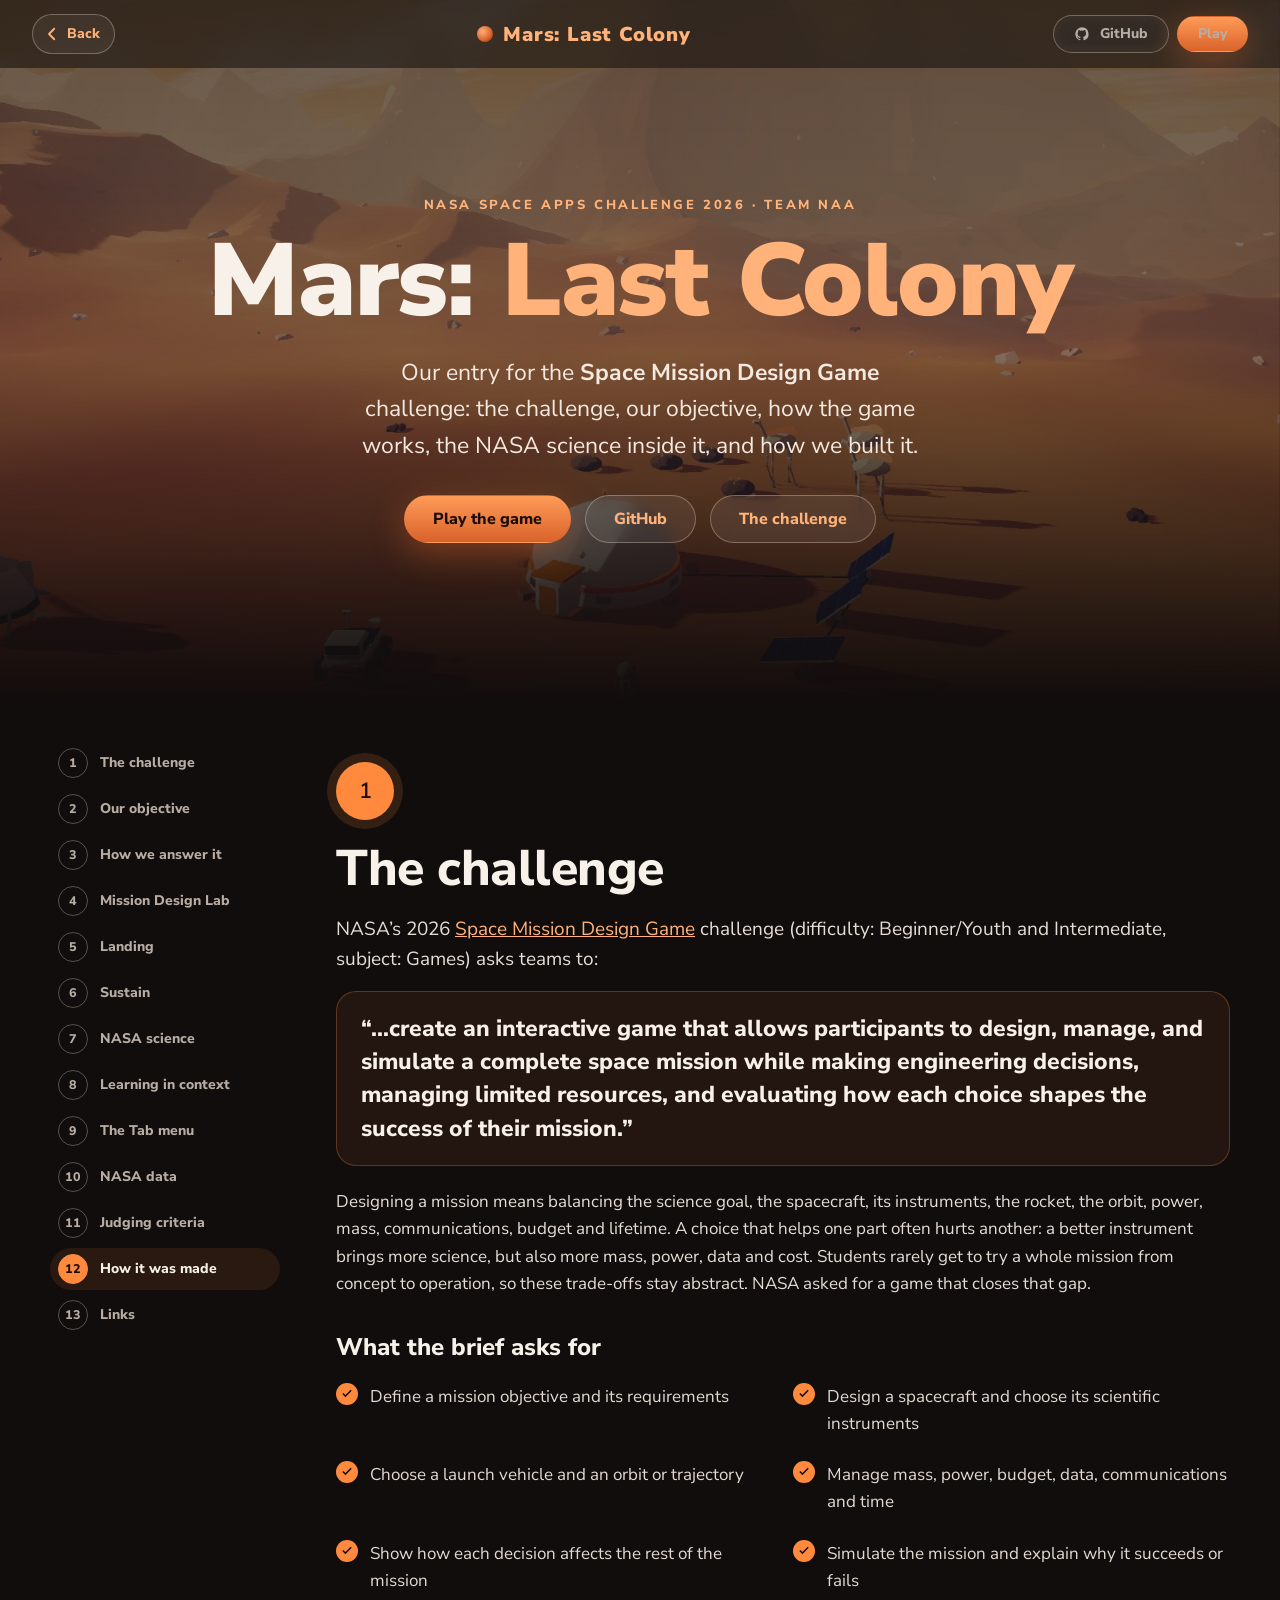
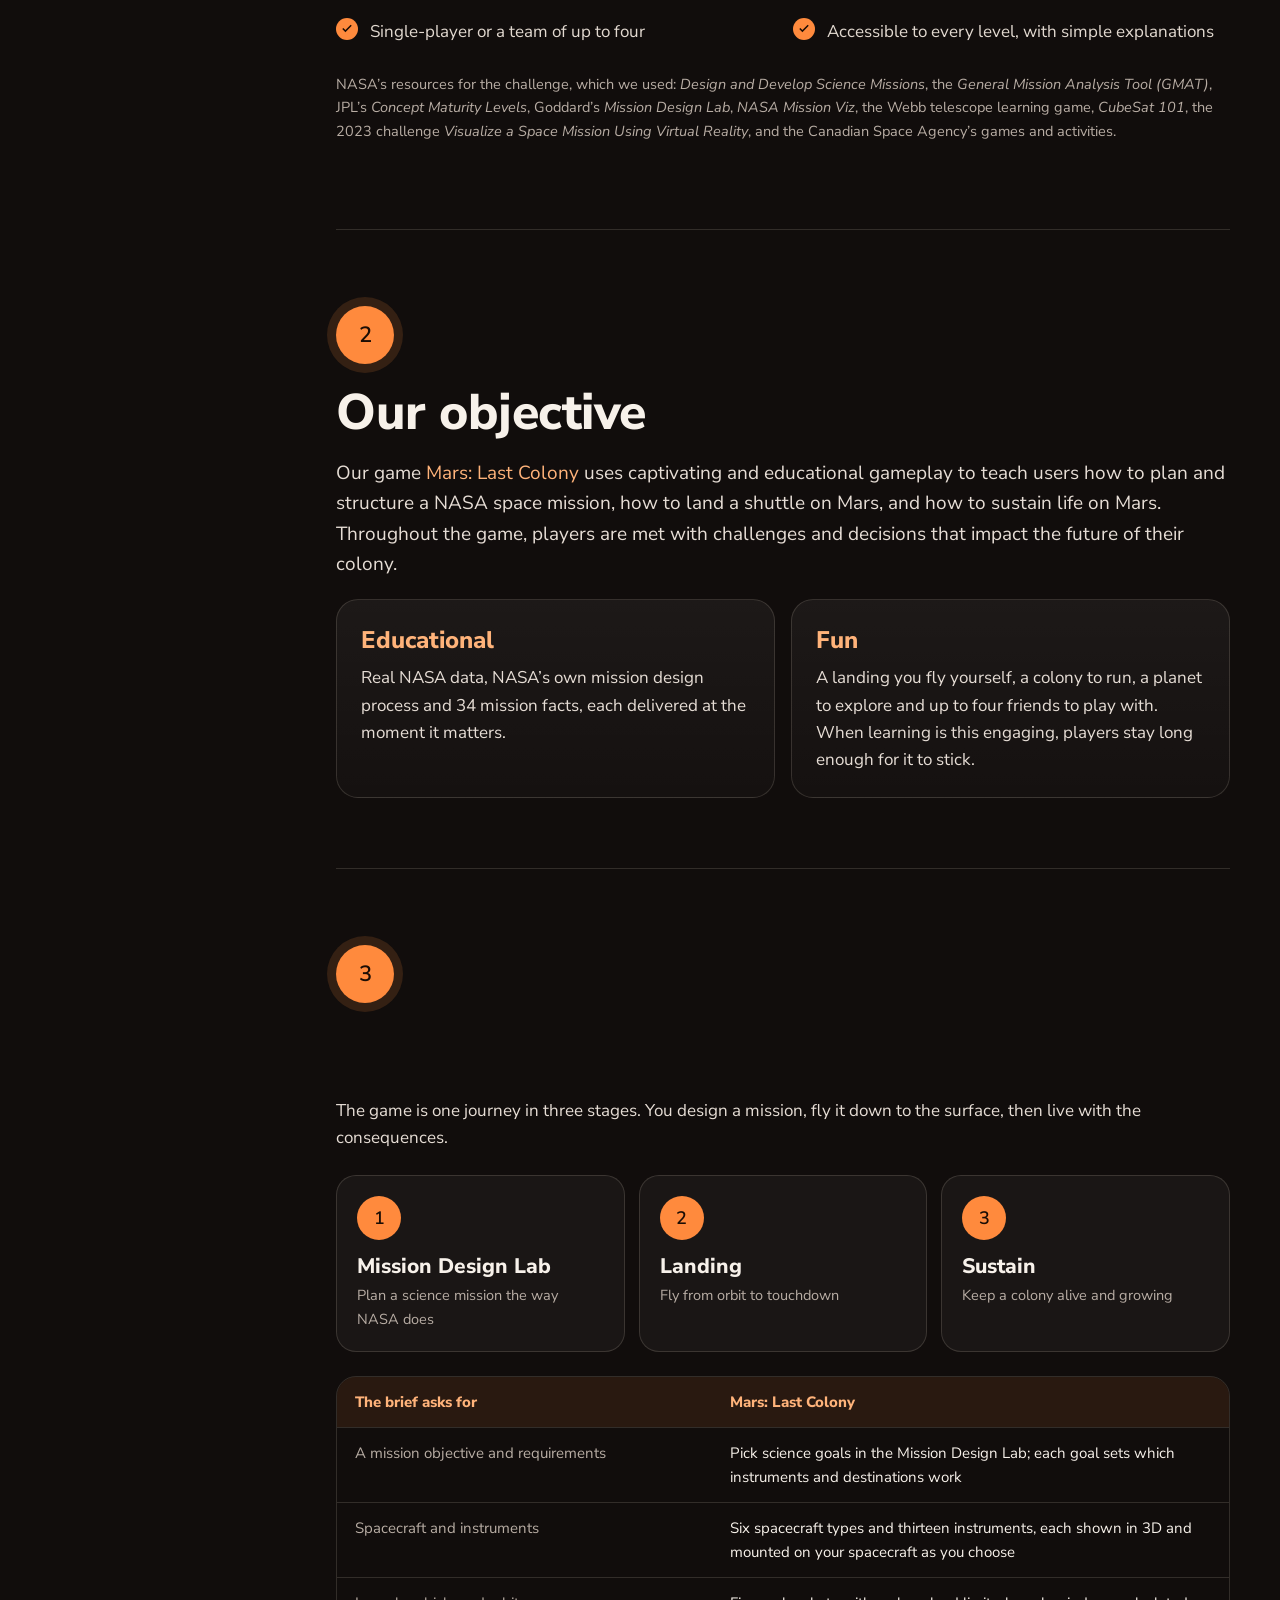
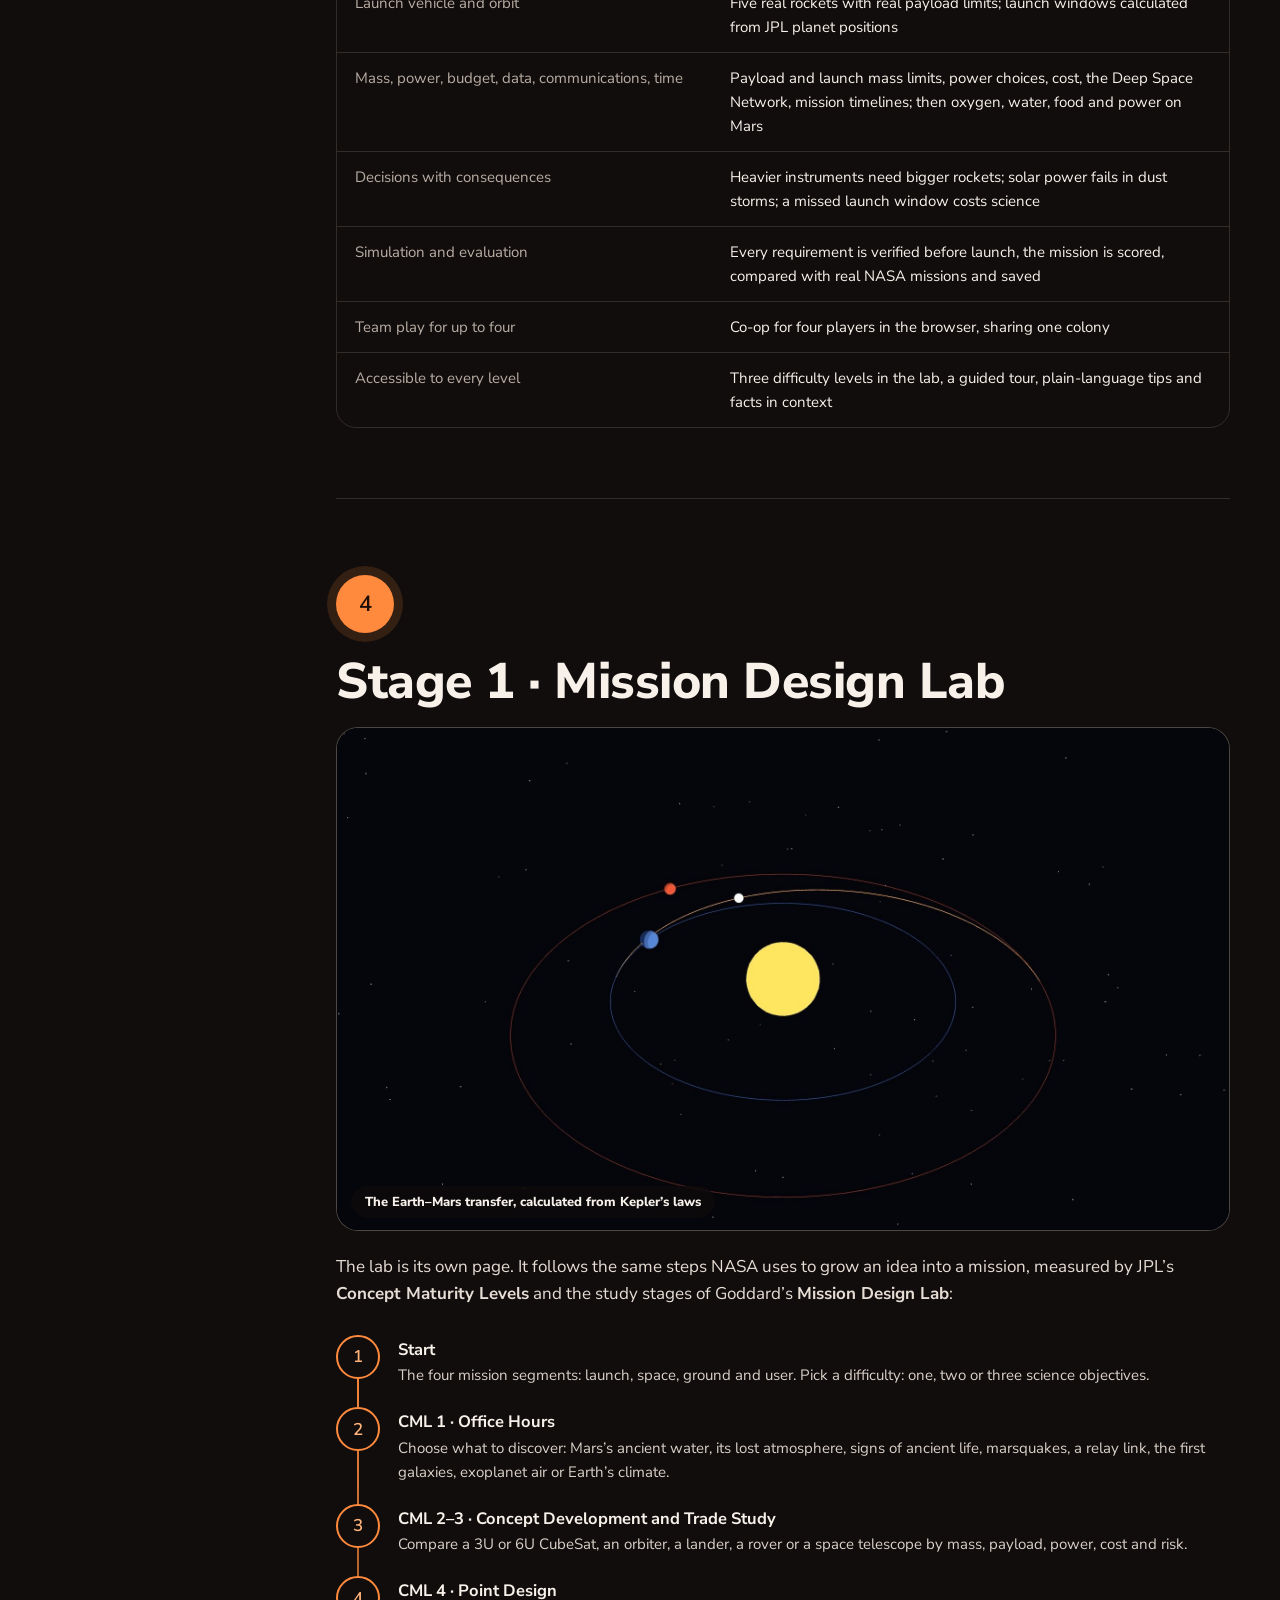
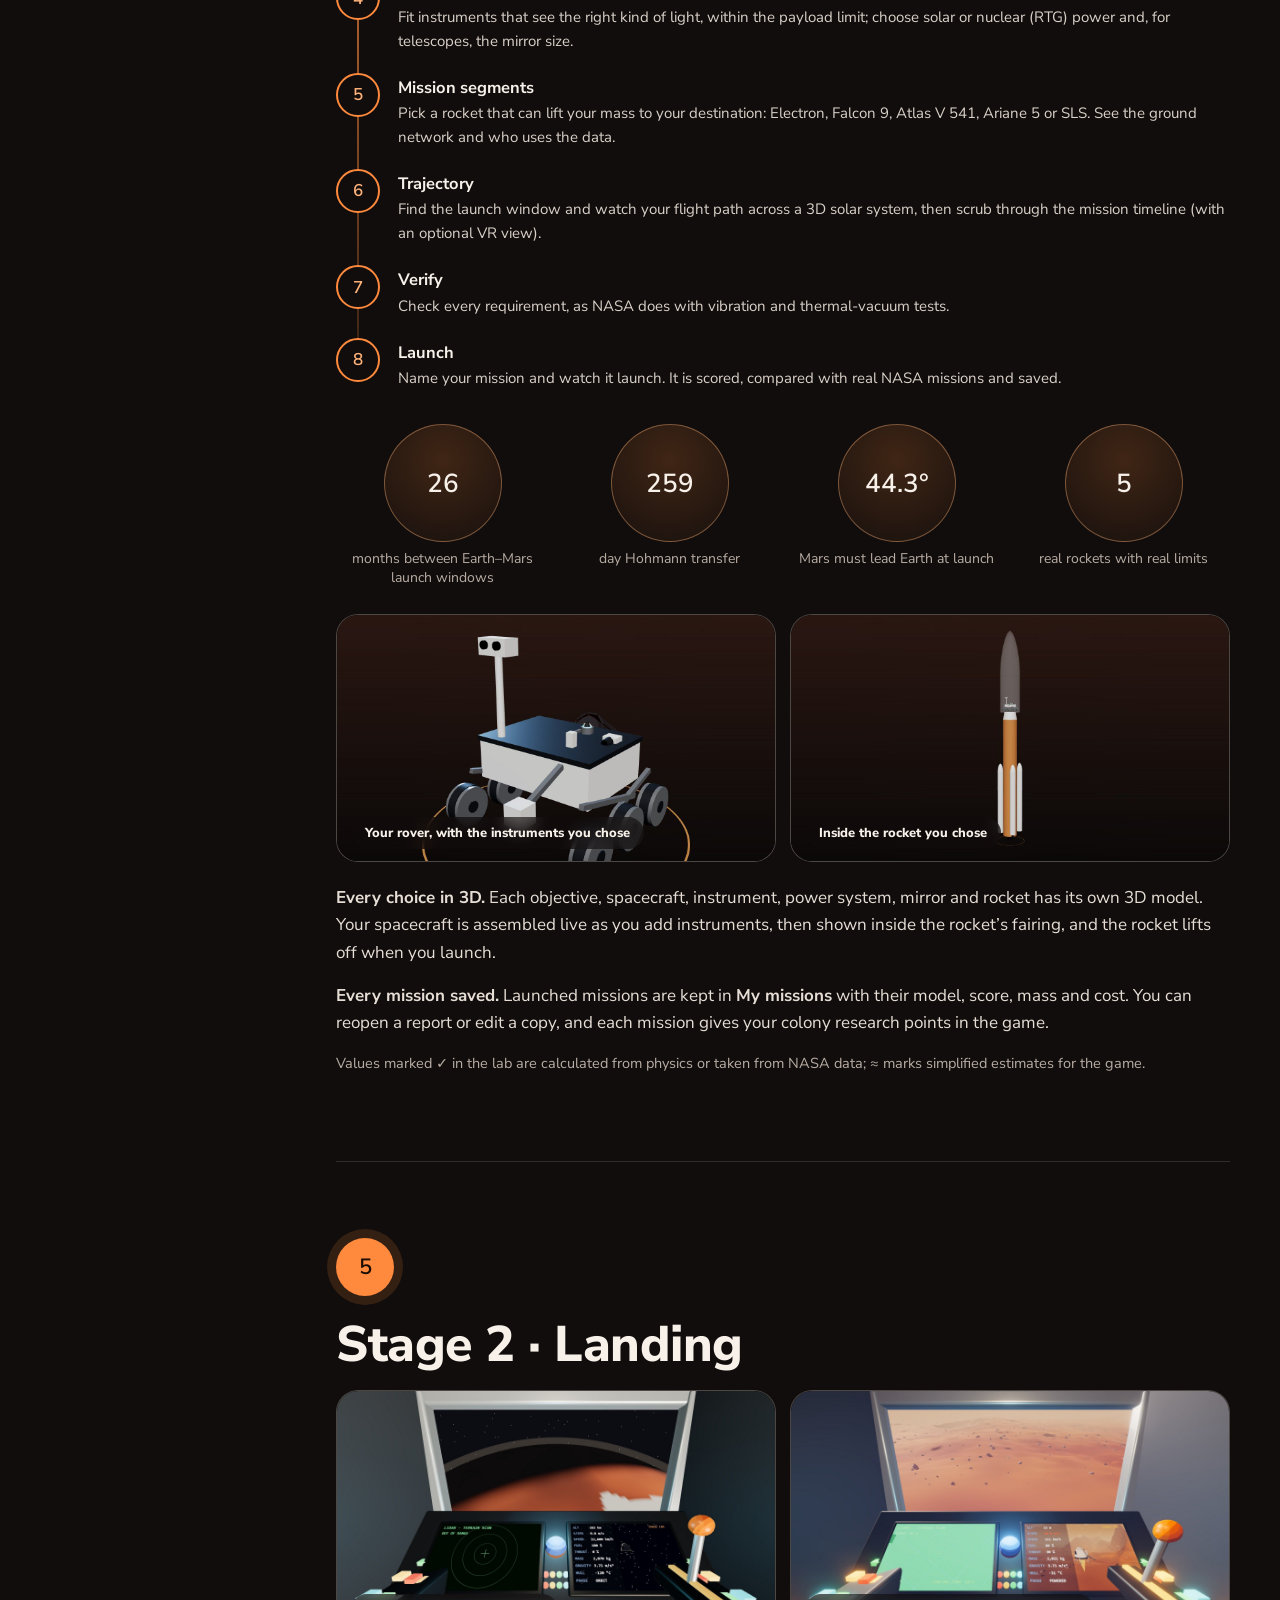
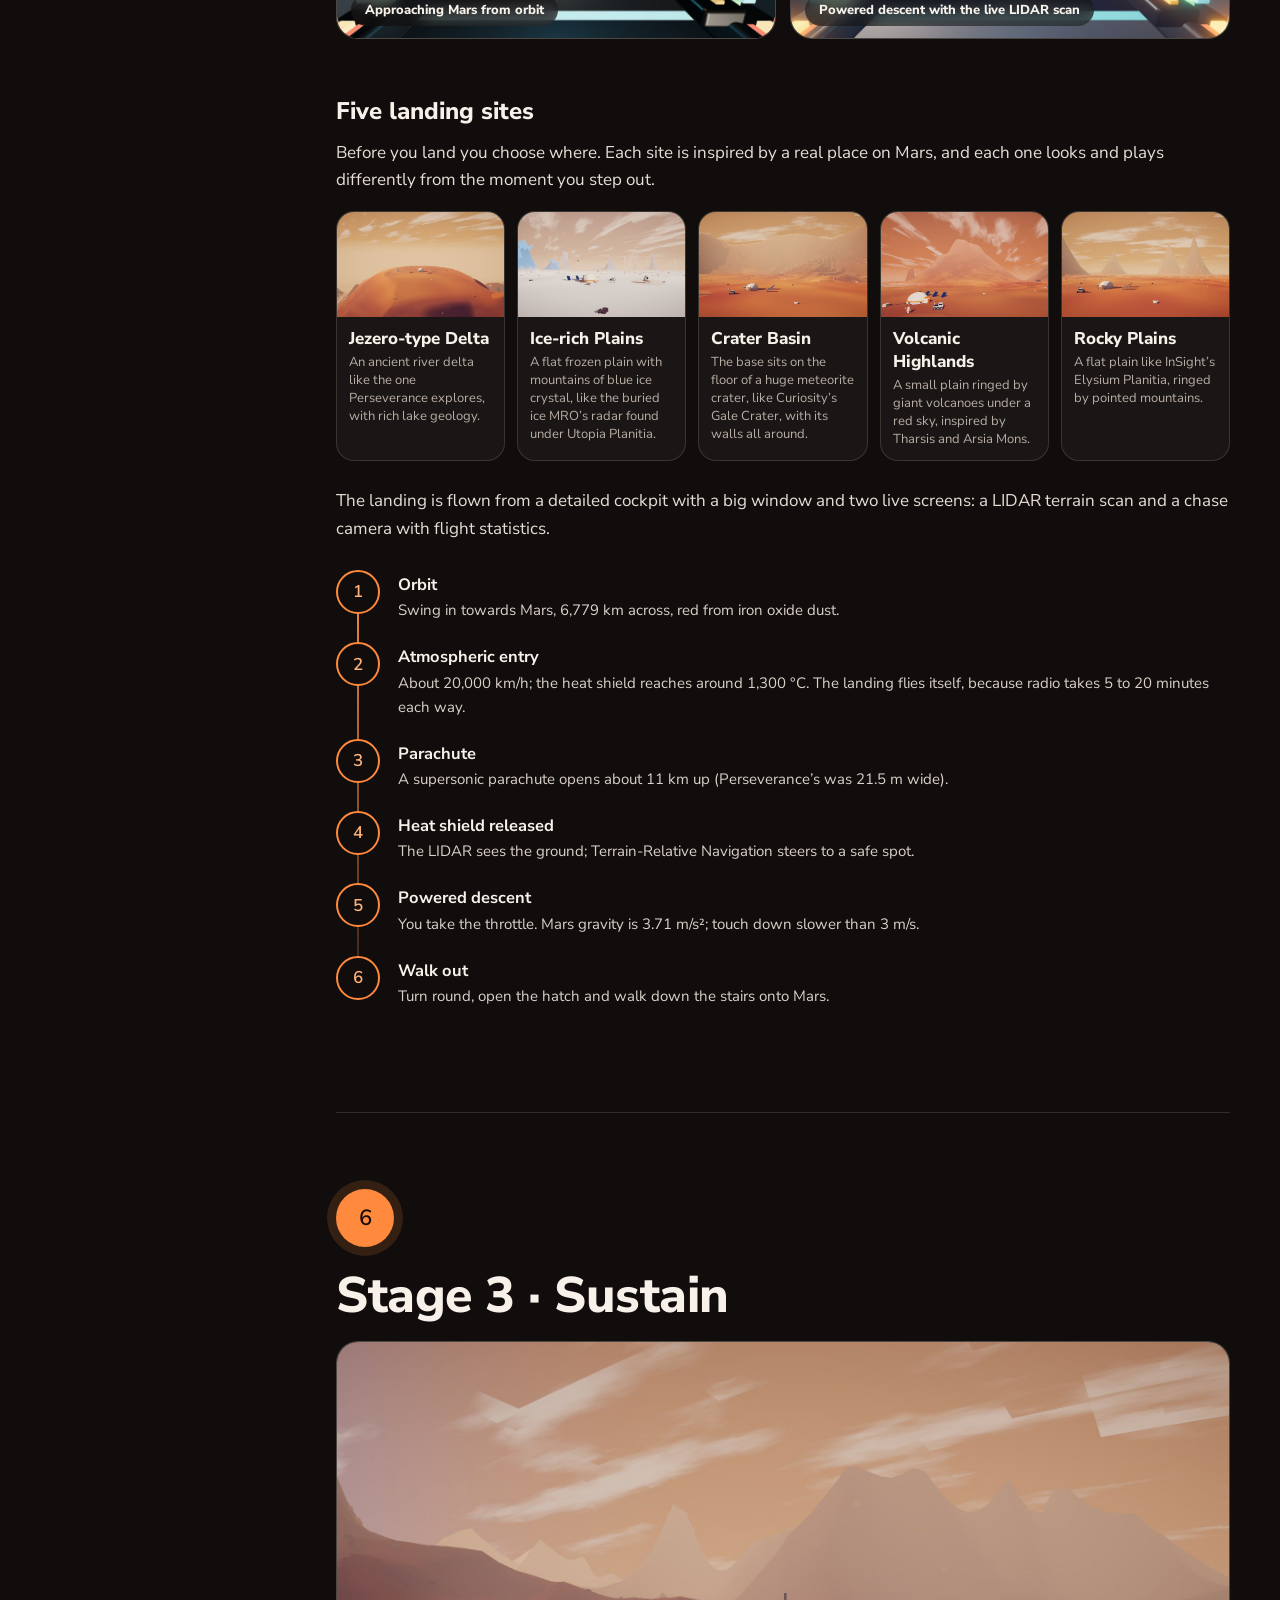
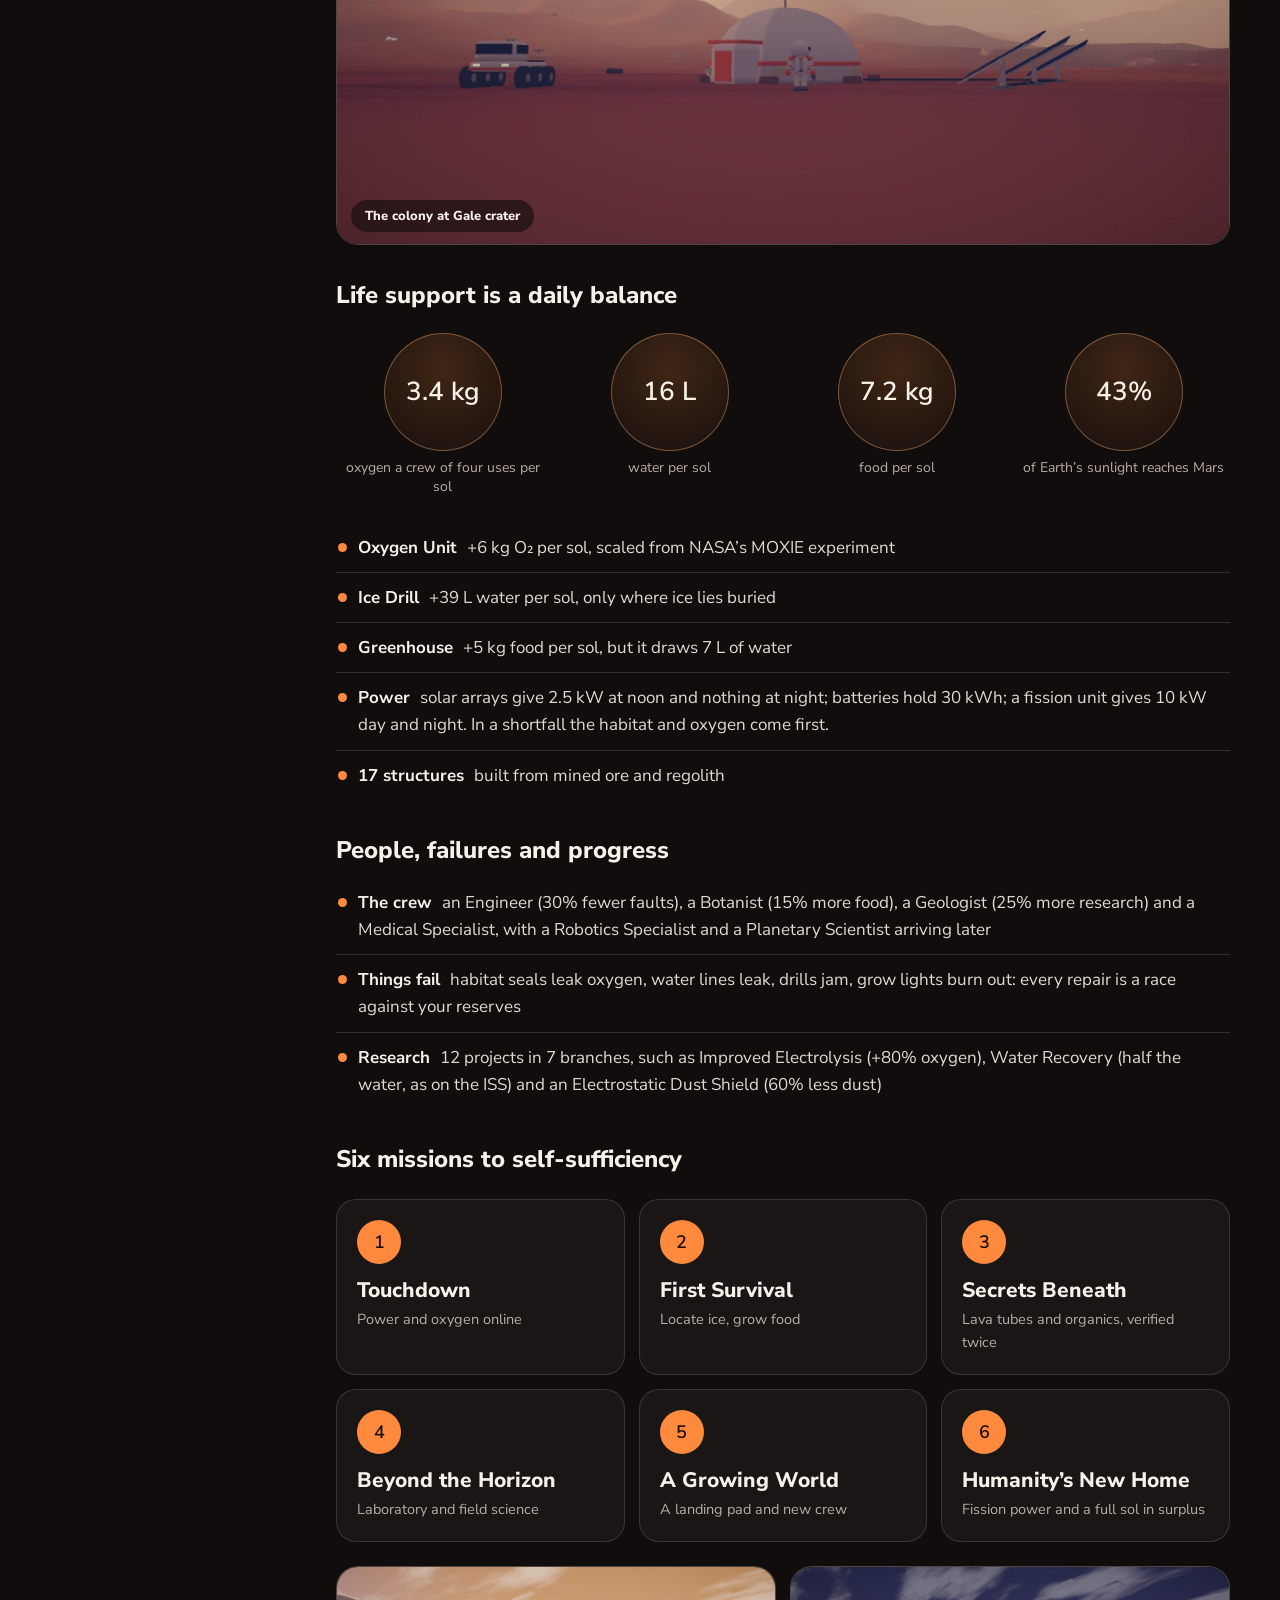
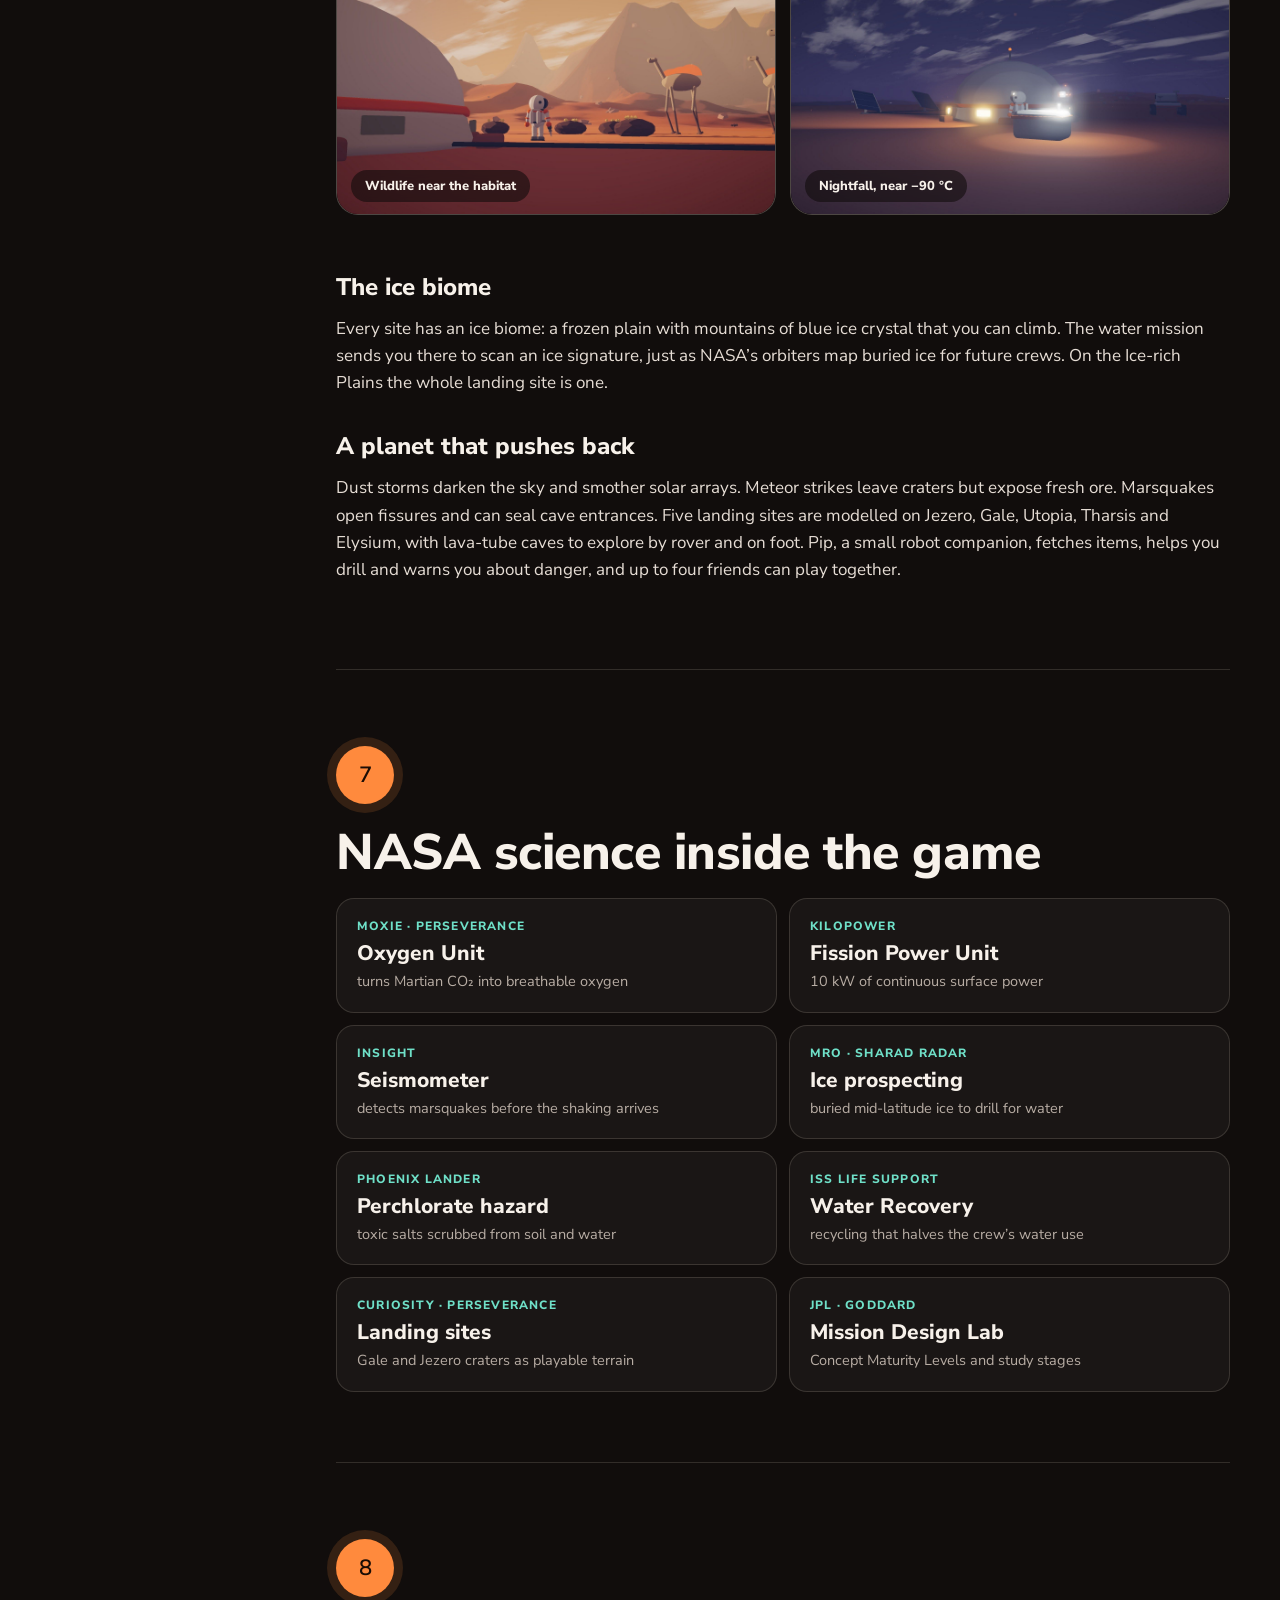
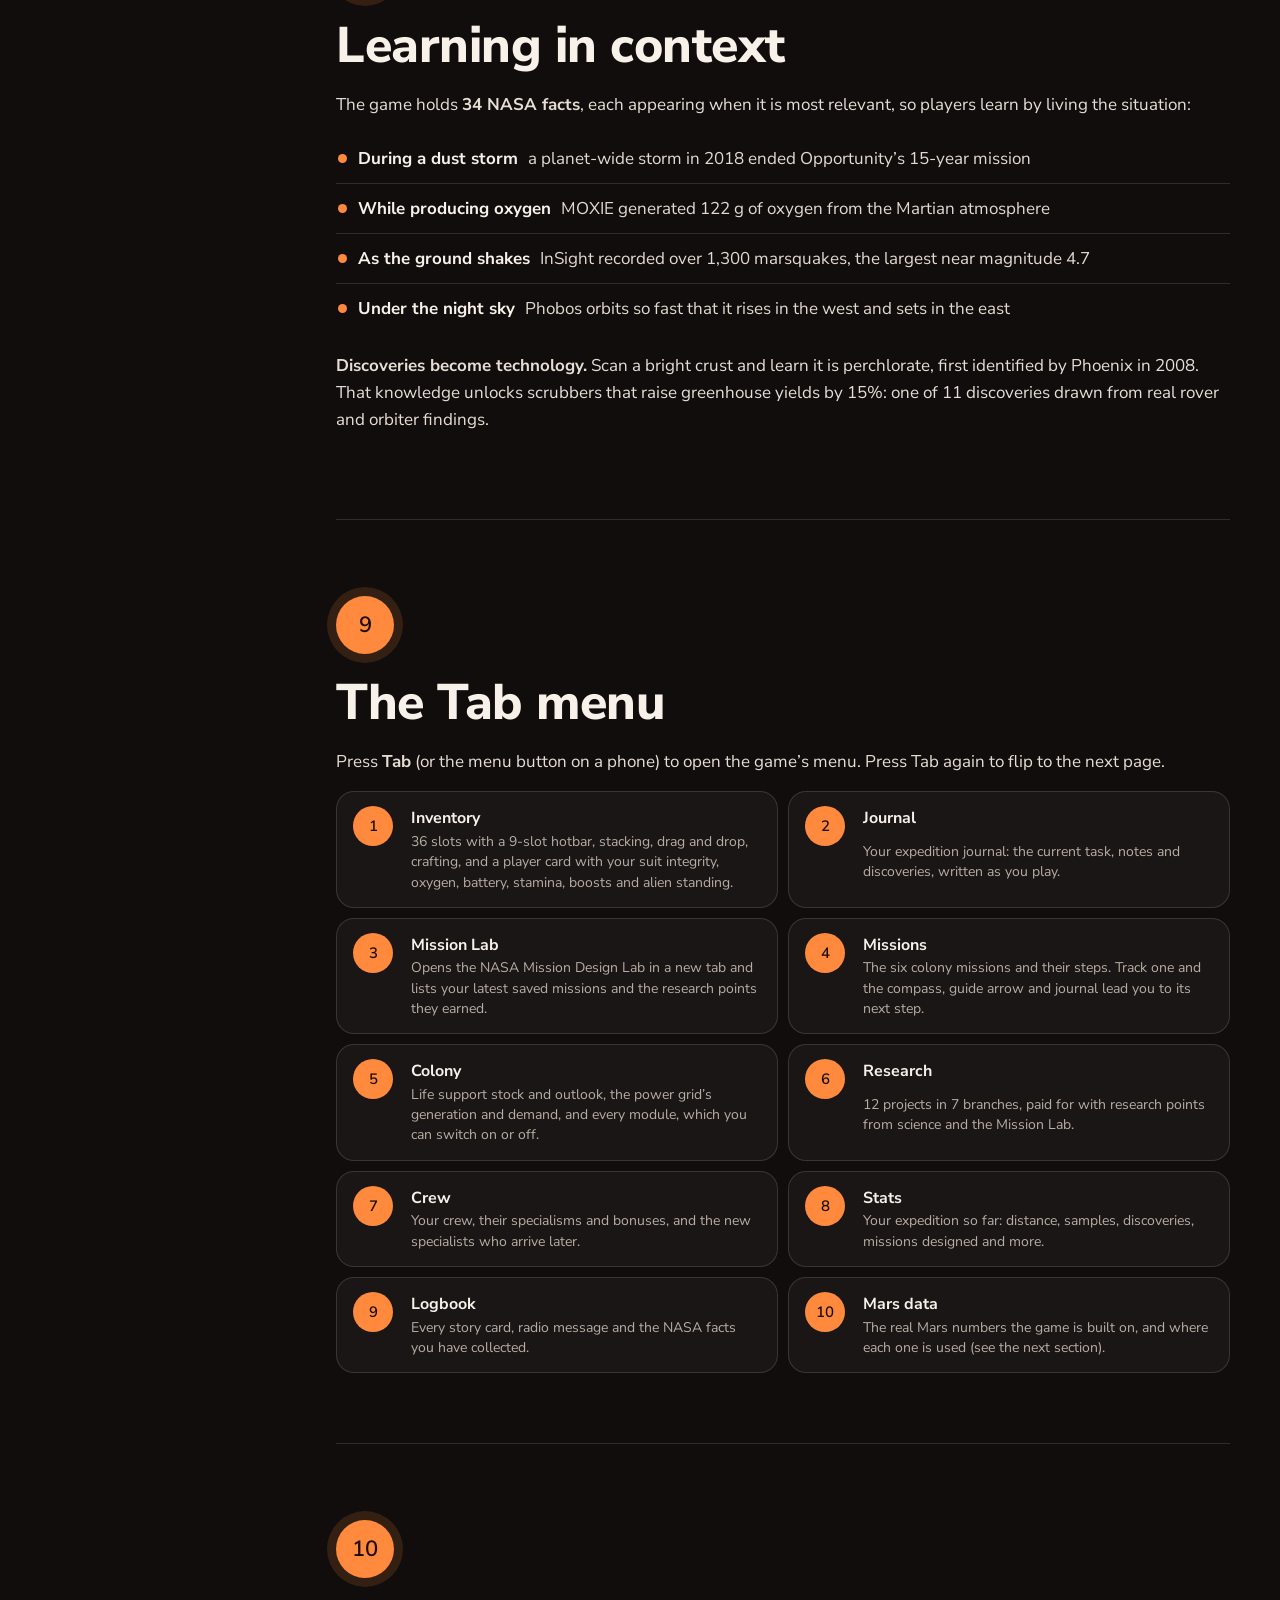
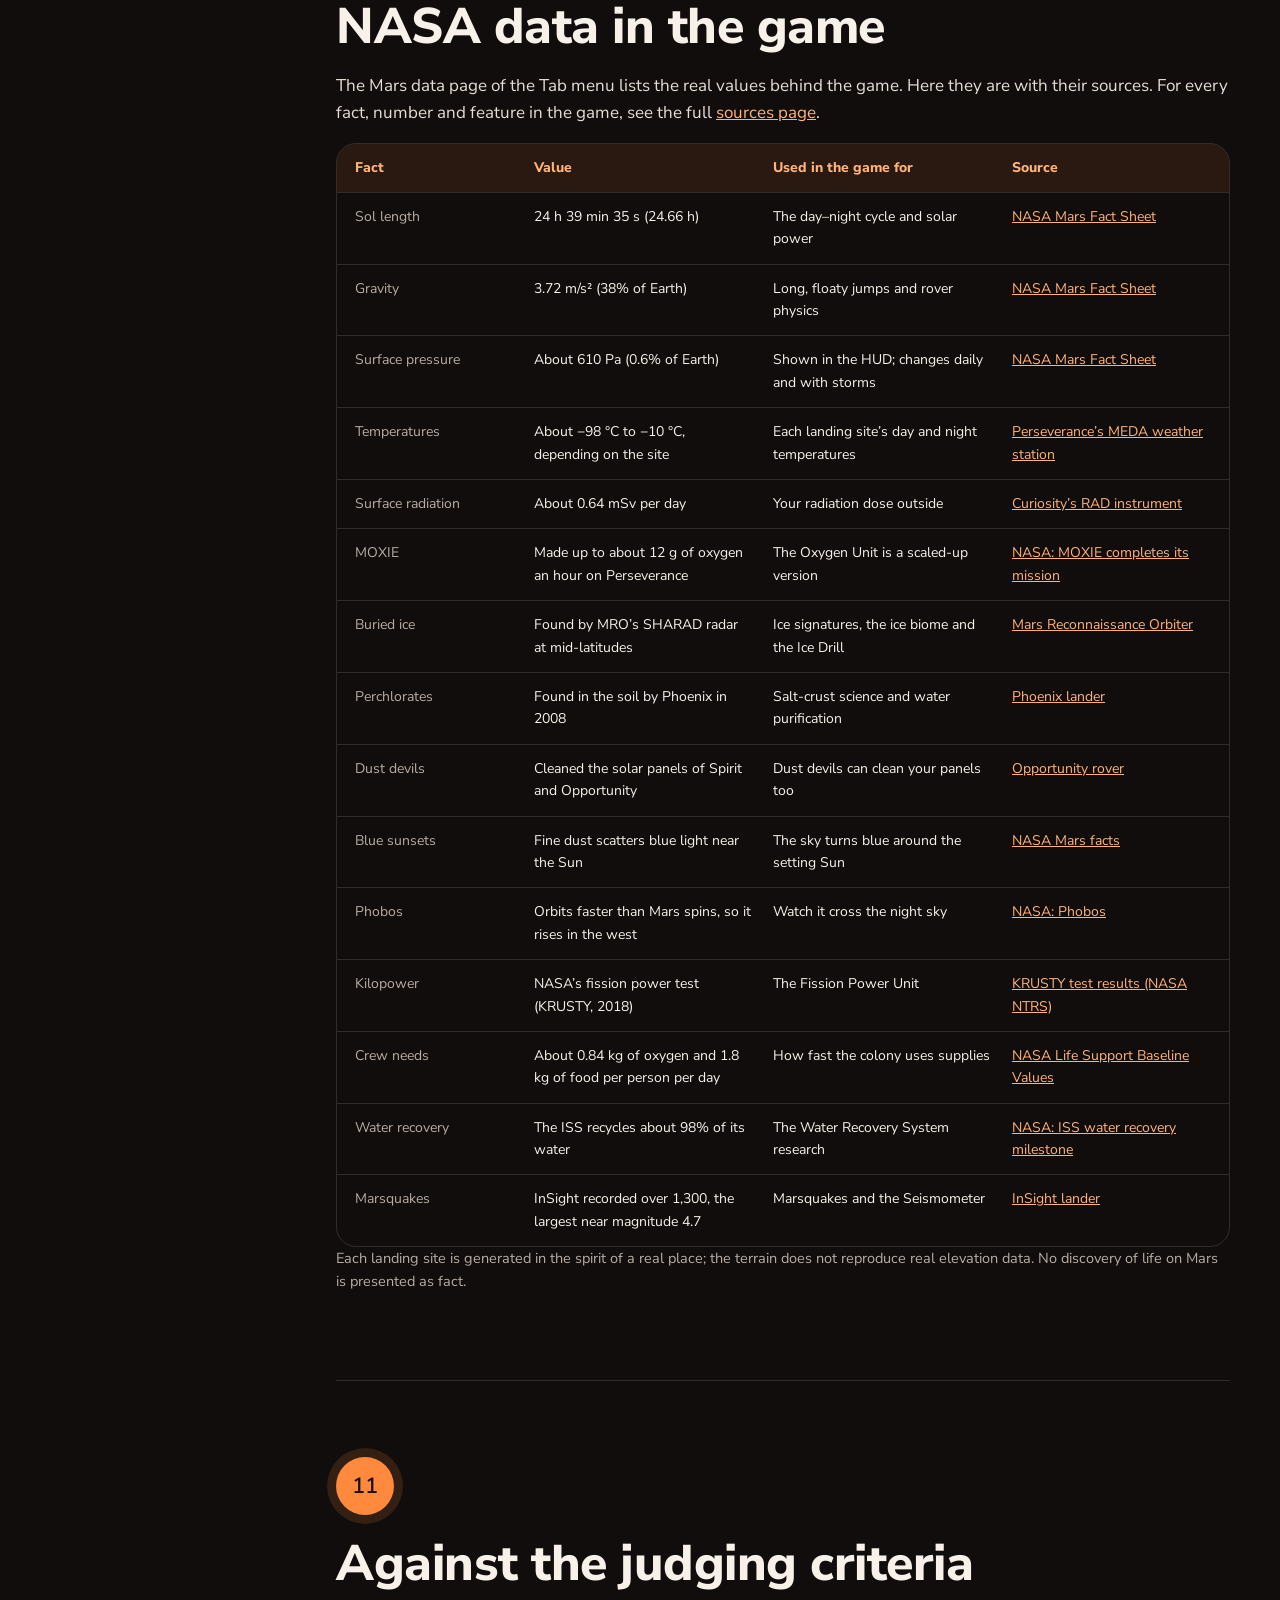
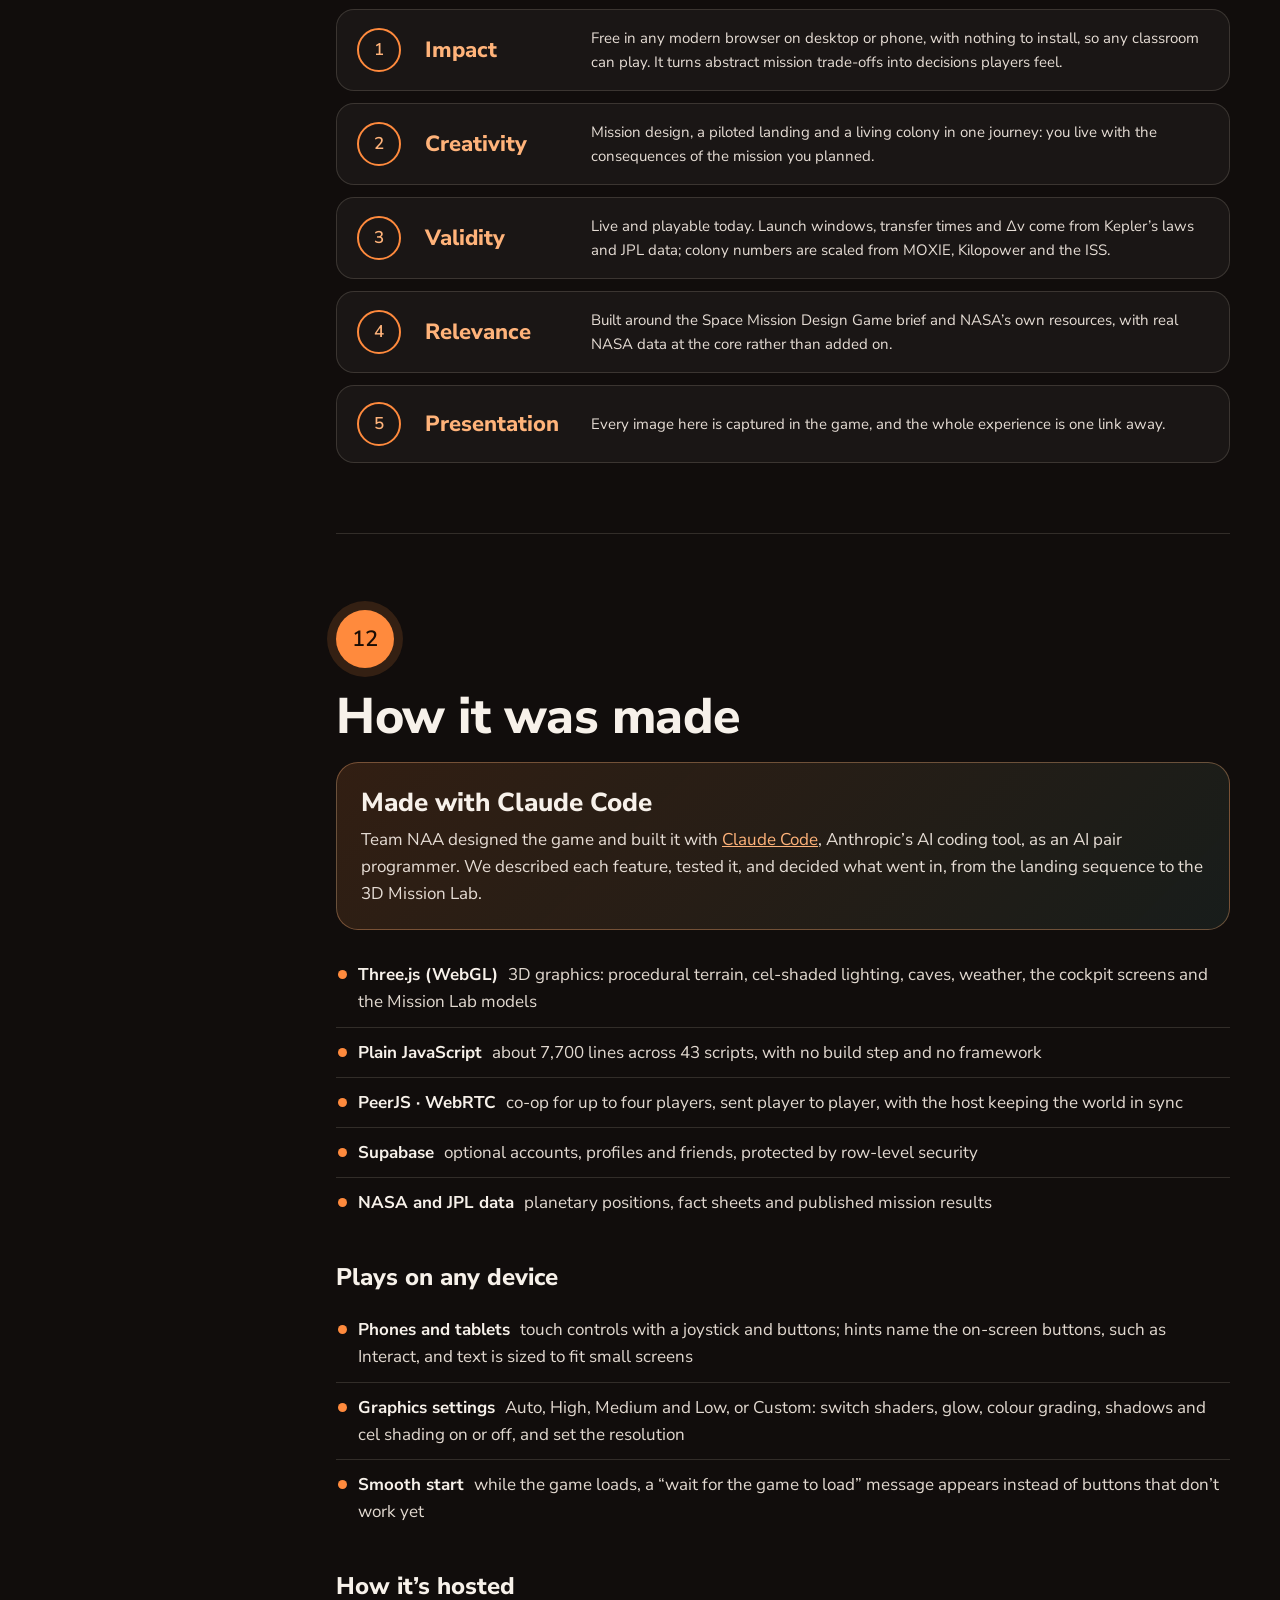
<file: NAA/spaceapps/index.html>
<!doctype html>
<html lang="en">
<head>
<meta charset="utf-8">
<meta name="viewport" content="width=device-width,initial-scale=1">
<title>NASA Space Apps Challenge | Mars: Last Colony</title>
<meta name="description" content="Mars: Last Colony, Team NAA’s entry for the NASA Space Apps Challenge 2026 (Space Mission Design Game): the challenge, our objective, how the game works, the NASA science inside it, how it was made and where to play.">
<meta property="og:title" content="Mars: Last Colony · NASA Space Apps Challenge 2026">
<meta property="og:image" content="https://mars-last-colony.vercel.app/NAA/img/g_wide.jpg">
<meta name="theme-color" content="#110d0c">
<link rel="icon" href="data:image/svg+xml,%3Csvg xmlns='http://www.w3.org/2000/svg' viewBox='0 0 64 64'%3E%3Ccircle cx='32' cy='32' r='26' fill='%23d9622b'/%3E%3Ccircle cx='24' cy='26' r='5' fill='%23a8441b'/%3E%3Ccircle cx='40' cy='40' r='7' fill='%23a8441b'/%3E%3C/svg%3E">
<link rel="preconnect" href="https://fonts.googleapis.com">
<link rel="preconnect" href="https://fonts.gstatic.com" crossorigin>
<link href="https://fonts.googleapis.com/css2?family=Nunito+Sans:wght@400;600;700;800;900&display=swap" rel="stylesheet">
<link rel="stylesheet" href="/NAA/style.css">
<link rel="stylesheet" href="/NAA/spaceapps/info.css">
</head>
<body class="info">
<div id="progress" aria-hidden="true"></div>

<header id="nav" class="show">
  <a class="backbtn" href="/NAA/" aria-label="Back to the overview"><svg viewBox="0 0 24 24" aria-hidden="true"><path d="M15 5l-7 7 7 7"/></svg>Back</a>
  <a class="brand" href="/NAA/"><span class="planet" aria-hidden="true"></span>Mars: Last Colony</a>
  <div class="navbtns"><a class="btn small ghost gh" href="https://github.com/PhytosGuy/mars-game" target="_blank" rel="noopener" aria-label="Source code on GitHub"><svg viewBox="0 0 24 24" aria-hidden="true"><path d="M12 2a10 10 0 0 0-3.2 19.5c.5.1.7-.2.7-.5v-1.7c-2.8.6-3.4-1.3-3.4-1.3-.4-1.2-1.1-1.5-1.1-1.5-.9-.6.1-.6.1-.6 1 .1 1.5 1 1.5 1 .9 1.5 2.3 1.1 2.9.8.1-.6.3-1.1.6-1.3-2.2-.3-4.6-1.1-4.6-5 0-1.1.4-2 1-2.7-.1-.3-.4-1.3.1-2.7 0 0 .8-.3 2.7 1a9.4 9.4 0 0 1 5 0c1.9-1.3 2.7-1 2.7-1 .5 1.4.2 2.4.1 2.7.6.7 1 1.6 1 2.7 0 3.9-2.4 4.7-4.6 5 .4.3.7.9.7 1.9V21c0 .3.2.6.7.5A10 10 0 0 0 12 2z"/></svg><span>GitHub</span></a><a class="btn small primary" href="https://mars-last-colony.vercel.app" target="_blank" rel="noopener">Play</a></div>
</header>

<!-- TOP -->
<section class="ihero">
  <div class="bg" data-speed="0.2"><img src="/NAA/img/g_vista.jpg" alt="The colony from above at Gale crater"></div>
  <div class="shade"></div>
  <div class="ihero-in">
    <p class="kicker fade">NASA Space Apps Challenge 2026 · Team NAA</p>
    <h1 class="fade d1">Mars: <em>Last Colony</em></h1>
    <p class="tag fade d2">Our entry for the <b>Space Mission Design Game</b> challenge: the challenge, our objective, how the game works, the NASA science inside it, and how we built it.</p>
    <div class="cta center fade d3">
      <a class="btn primary" href="https://mars-last-colony.vercel.app" target="_blank" rel="noopener">Play the game</a>
      <a class="btn ghost" href="https://github.com/PhytosGuy/mars-game" target="_blank" rel="noopener">GitHub</a>
      <a class="btn ghost" href="https://www.spaceappschallenge.org/2026/challenges/space-mission-design-game/" target="_blank" rel="noopener">The challenge</a>
    </div>
  </div>
</section>

<div class="doc">
  <!-- contents, as numbered circles -->
  <nav class="toc" aria-label="Contents">
    <a href="#challenge"><i>1</i>The challenge</a>
    <a href="#objective"><i>2</i>Our objective</a>
    <a href="#answer"><i>3</i>How we answer it</a>
    <a href="#stage1"><i>4</i>Mission Design Lab</a>
    <a href="#stage2"><i>5</i>Landing</a>
    <a href="#stage3"><i>6</i>Sustain</a>
    <a href="#nasa"><i>7</i>NASA science</a>
    <a href="#learning"><i>8</i>Learning in context</a>
    <a href="#tabmenu"><i>9</i>The Tab menu</a>
    <a href="#data"><i>10</i>NASA data</a>
    <a href="#criteria"><i>11</i>Judging criteria</a>
    <a href="#made"><i>12</i>How it was made</a>
    <a href="#links"><i>13</i>Links</a>
  </nav>

  <main class="body">
    <!-- 1 -->
    <section id="challenge" class="part">
      <span class="pnum fade">1</span>
      <h2 class="fade">The challenge</h2>
      <p class="lede fade">NASA’s 2026 <a href="https://www.spaceappschallenge.org/2026/challenges/space-mission-design-game/" target="_blank" rel="noopener">Space Mission Design Game</a> challenge (difficulty: Beginner/Youth and Intermediate, subject: Games) asks teams to:</p>
      <blockquote class="fade">“…create an interactive game that allows participants to design, manage, and simulate a complete space mission while making engineering decisions, managing limited resources, and evaluating how each choice shapes the success of their mission.”</blockquote>
      <p class="fade">Designing a mission means balancing the science goal, the spacecraft, its instruments, the rocket, the orbit, power, mass, communications, budget and lifetime. A choice that helps one part often hurts another: a better instrument brings more science, but also more mass, power, data and cost. Students rarely get to try a whole mission from concept to operation, so these trade-offs stay abstract. NASA asked for a game that closes that gap.</p>
      <h3 class="fade">What the brief asks for</h3>
      <ul class="ticks fade">
        <li>Define a mission objective and its requirements</li>
        <li>Design a spacecraft and choose its scientific instruments</li>
        <li>Choose a launch vehicle and an orbit or trajectory</li>
        <li>Manage mass, power, budget, data, communications and time</li>
        <li>Show how each decision affects the rest of the mission</li>
        <li>Simulate the mission and explain why it succeeds or fails</li>
        <li>Single-player or a team of up to four</li>
        <li>Accessible to every level, with simple explanations</li>
      </ul>
      <p class="fade small">NASA’s resources for the challenge, which we used: <i>Design and Develop Science Missions</i>, the <i>General Mission Analysis Tool (GMAT)</i>, JPL’s <i>Concept Maturity Levels</i>, Goddard’s <i>Mission Design Lab</i>, <i>NASA Mission Viz</i>, the Webb telescope learning game, <i>CubeSat 101</i>, the 2023 challenge <i>Visualize a Space Mission Using Virtual Reality</i>, and the Canadian Space Agency’s games and activities.</p>
    </section>

    <!-- 2 -->
    <section id="objective" class="part">
      <span class="pnum fade">2</span>
      <h2 class="fade">Our objective</h2>
      <p class="lede fade">Our game <em>Mars: Last Colony</em> uses captivating and educational gameplay to teach users how to plan and structure a NASA space mission, how to land a shuttle on Mars, and how to sustain life on Mars. Throughout the game, players are met with challenges and decisions that impact the future of their colony.</p>
      <div class="two-cards">
        <div class="card fade d1"><h3>Educational</h3><p>Real NASA data, NASA’s own mission design process and 34 mission facts, each delivered at the moment it matters.</p></div>
        <div class="card fade d2"><h3>Fun</h3><p>A landing you fly yourself, a colony to run, a planet to explore and up to four friends to play with. When learning is this engaging, players stay long enough for it to stick.</p></div>
      </div>
    </section>

    <!-- 3 -->
    <section id="answer" class="part">
      <span class="pnum fade">3</span>
      <h2 class="fade">How we answer the brief</h2>
      <p class="fade">The game is one journey in three stages. You design a mission, fly it down to the surface, then live with the consequences.</p>
      <ol class="stages3 fade">
        <li><i>1</i><b>Mission Design Lab</b><span>Plan a science mission the way NASA does</span></li>
        <li><i>2</i><b>Landing</b><span>Fly from orbit to touchdown</span></li>
        <li><i>3</i><b>Sustain</b><span>Keep a colony alive and growing</span></li>
      </ol>
      <div class="tbl fade">
        <div class="tr th"><span>The brief asks for</span><span>Mars: Last Colony</span></div>
        <div class="tr"><span>A mission objective and requirements</span><span>Pick science goals in the Mission Design Lab; each goal sets which instruments and destinations work</span></div>
        <div class="tr"><span>Spacecraft and instruments</span><span>Six spacecraft types and thirteen instruments, each shown in 3D and mounted on your spacecraft as you choose</span></div>
        <div class="tr"><span>Launch vehicle and orbit</span><span>Five real rockets with real payload limits; launch windows calculated from JPL planet positions</span></div>
        <div class="tr"><span>Mass, power, budget, data, communications, time</span><span>Payload and launch mass limits, power choices, cost, the Deep Space Network, mission timelines; then oxygen, water, food and power on Mars</span></div>
        <div class="tr"><span>Decisions with consequences</span><span>Heavier instruments need bigger rockets; solar power fails in dust storms; a missed launch window costs science</span></div>
        <div class="tr"><span>Simulation and evaluation</span><span>Every requirement is verified before launch, the mission is scored, compared with real NASA missions and saved</span></div>
        <div class="tr"><span>Team play for up to four</span><span>Co-op for four players in the browser, sharing one colony</span></div>
        <div class="tr"><span>Accessible to every level</span><span>Three difficulty levels in the lab, a guided tour, plain-language tips and facts in context</span></div>
      </div>
    </section>

    <!-- 4 -->
    <section id="stage1" class="part">
      <span class="pnum fade">4</span>
      <h2 class="fade">Stage 1 · Mission Design Lab</h2>
      <figure class="shot fade"><img src="/NAA/img/g_traj.jpg" alt="The Earth to Mars transfer orbit from the Mission Design Lab" loading="lazy"><figcaption>The Earth–Mars transfer, calculated from Kepler’s laws</figcaption></figure>
      <p class="fade">The lab is its own page. It follows the same steps NASA uses to grow an idea into a mission, measured by JPL’s <b>Concept Maturity Levels</b> and the study stages of Goddard’s <b>Mission Design Lab</b>:</p>
      <ol class="steps fade">
        <li><i>1</i><div><b>Start</b><span>The four mission segments: launch, space, ground and user. Pick a difficulty: one, two or three science objectives.</span></div></li>
        <li><i>2</i><div><b>CML 1 · Office Hours</b><span>Choose what to discover: Mars’s ancient water, its lost atmosphere, signs of ancient life, marsquakes, a relay link, the first galaxies, exoplanet air or Earth’s climate.</span></div></li>
        <li><i>3</i><div><b>CML 2–3 · Concept Development and Trade Study</b><span>Compare a 3U or 6U CubeSat, an orbiter, a lander, a rover or a space telescope by mass, payload, power, cost and risk.</span></div></li>
        <li><i>4</i><div><b>CML 4 · Point Design</b><span>Fit instruments that see the right kind of light, within the payload limit; choose solar or nuclear (RTG) power and, for telescopes, the mirror size.</span></div></li>
        <li><i>5</i><div><b>Mission segments</b><span>Pick a rocket that can lift your mass to your destination: Electron, Falcon 9, Atlas V 541, Ariane 5 or SLS. See the ground network and who uses the data.</span></div></li>
        <li><i>6</i><div><b>Trajectory</b><span>Find the launch window and watch your flight path across a 3D solar system, then scrub through the mission timeline (with an optional VR view).</span></div></li>
        <li><i>7</i><div><b>Verify</b><span>Check every requirement, as NASA does with vibration and thermal-vacuum tests.</span></div></li>
        <li><i>8</i><div><b>Launch</b><span>Name your mission and watch it launch. It is scored, compared with real NASA missions and saved.</span></div></li>
      </ol>
      <div class="facts4 fade">
        <div><b>26</b><span>months between Earth–Mars launch windows</span></div>
        <div><b>259</b><span>day Hohmann transfer</span></div>
        <div><b>44.3°</b><span>Mars must lead Earth at launch</span></div>
        <div><b>5</b><span>real rockets with real limits</span></div>
      </div>
      <div class="pair fade">
        <figure class="shot"><img src="/NAA/img/ml_rover.jpg" alt="A rover with its instruments in the Mission Lab" loading="lazy"><figcaption>Your rover, with the instruments you chose</figcaption></figure>
        <figure class="shot"><img src="/NAA/img/ml_rocket.jpg" alt="The rover inside the Atlas V fairing" loading="lazy"><figcaption>Inside the rocket you chose</figcaption></figure>
      </div>
      <p class="fade"><b>Every choice in 3D.</b> Each objective, spacecraft, instrument, power system, mirror and rocket has its own 3D model. Your spacecraft is assembled live as you add instruments, then shown inside the rocket’s fairing, and the rocket lifts off when you launch.</p>
      <p class="fade"><b>Every mission saved.</b> Launched missions are kept in <b>My missions</b> with their model, score, mass and cost. You can reopen a report or edit a copy, and each mission gives your colony research points in the game.</p>
      <p class="fade small">Values marked ✓ in the lab are calculated from physics or taken from NASA data; ≈ marks simplified estimates for the game.</p>
    </section>

    <!-- 5 -->
    <section id="stage2" class="part">
      <span class="pnum fade">5</span>
      <h2 class="fade">Stage 2 · Landing</h2>
      <div class="pair fade">
        <figure class="shot"><img src="/NAA/img/g_orbit.jpg" alt="The cockpit in orbit above Mars" loading="lazy"><figcaption>Approaching Mars from orbit</figcaption></figure>
        <figure class="shot"><img src="/NAA/img/g_descent2.jpg" alt="The cockpit during the powered descent" loading="lazy"><figcaption>Powered descent with the live LIDAR scan</figcaption></figure>
      </div>
      <h3 class="fade">Five landing sites</h3>
      <p class="fade">Before you land you choose where. Each site is inspired by a real place on Mars, and each one looks and plays differently from the moment you step out.</p>
      <div class="sites5 fade">
        <figure><img src="/img/sites/jezero.jpg" alt="Jezero-type Delta" loading="lazy"><figcaption><b>Jezero-type Delta</b><span>An ancient river delta like the one Perseverance explores, with rich lake geology.</span></figcaption></figure>
        <figure><img src="/img/sites/utopia.jpg" alt="Ice-rich Plains" loading="lazy"><figcaption><b>Ice-rich Plains</b><span>A flat frozen plain with mountains of blue ice crystal, like the buried ice MRO’s radar found under Utopia Planitia.</span></figcaption></figure>
        <figure><img src="/img/sites/gale.jpg" alt="Crater Basin" loading="lazy"><figcaption><b>Crater Basin</b><span>The base sits on the floor of a huge meteorite crater, like Curiosity’s Gale Crater, with its walls all around.</span></figcaption></figure>
        <figure><img src="/img/sites/tharsis.jpg" alt="Volcanic Highlands" loading="lazy"><figcaption><b>Volcanic Highlands</b><span>A small plain ringed by giant volcanoes under a red sky, inspired by Tharsis and Arsia Mons.</span></figcaption></figure>
        <figure><img src="/img/sites/elysium.jpg" alt="Rocky Plains" loading="lazy"><figcaption><b>Rocky Plains</b><span>A flat plain like InSight’s Elysium Planitia, ringed by pointed mountains.</span></figcaption></figure>
      </div>
      <p class="fade">The landing is flown from a detailed cockpit with a big window and two live screens: a LIDAR terrain scan and a chase camera with flight statistics.</p>
      <ol class="steps fade">
        <li><i>1</i><div><b>Orbit</b><span>Swing in towards Mars, 6,779 km across, red from iron oxide dust.</span></div></li>
        <li><i>2</i><div><b>Atmospheric entry</b><span>About 20,000 km/h; the heat shield reaches around 1,300 °C. The landing flies itself, because radio takes 5 to 20 minutes each way.</span></div></li>
        <li><i>3</i><div><b>Parachute</b><span>A supersonic parachute opens about 11 km up (Perseverance’s was 21.5 m wide).</span></div></li>
        <li><i>4</i><div><b>Heat shield released</b><span>The LIDAR sees the ground; Terrain-Relative Navigation steers to a safe spot.</span></div></li>
        <li><i>5</i><div><b>Powered descent</b><span>You take the throttle. Mars gravity is 3.71 m/s²; touch down slower than 3 m/s.</span></div></li>
        <li><i>6</i><div><b>Walk out</b><span>Turn round, open the hatch and walk down the stairs onto Mars.</span></div></li>
      </ol>
    </section>

    <!-- 6 -->
    <section id="stage3" class="part">
      <span class="pnum fade">6</span>
      <h2 class="fade">Stage 3 · Sustain</h2>
      <figure class="shot fade"><img src="/NAA/img/g_wide.jpg" alt="The colony at sunset below the mountains" loading="lazy"><figcaption>The colony at Gale crater</figcaption></figure>
      <h3 class="fade">Life support is a daily balance</h3>
      <div class="facts4 fade">
        <div><b>3.4 kg</b><span>oxygen a crew of four uses per sol</span></div>
        <div><b>16 L</b><span>water per sol</span></div>
        <div><b>7.2 kg</b><span>food per sol</span></div>
        <div><b>43%</b><span>of Earth’s sunlight reaches Mars</span></div>
      </div>
      <ul class="list fade">
        <li><b>Oxygen Unit</b> +6 kg O₂ per sol, scaled from NASA’s MOXIE experiment</li>
        <li><b>Ice Drill</b> +39 L water per sol, only where ice lies buried</li>
        <li><b>Greenhouse</b> +5 kg food per sol, but it draws 7 L of water</li>
        <li><b>Power</b> solar arrays give 2.5 kW at noon and nothing at night; batteries hold 30 kWh; a fission unit gives 10 kW day and night. In a shortfall the habitat and oxygen come first.</li>
        <li><b>17 structures</b> built from mined ore and regolith</li>
      </ul>
      <h3 class="fade">People, failures and progress</h3>
      <ul class="list fade">
        <li><b>The crew</b> an Engineer (30% fewer faults), a Botanist (15% more food), a Geologist (25% more research) and a Medical Specialist, with a Robotics Specialist and a Planetary Scientist arriving later</li>
        <li><b>Things fail</b> habitat seals leak oxygen, water lines leak, drills jam, grow lights burn out: every repair is a race against your reserves</li>
        <li><b>Research</b> 12 projects in 7 branches, such as Improved Electrolysis (+80% oxygen), Water Recovery (half the water, as on the ISS) and an Electrostatic Dust Shield (60% less dust)</li>
      </ul>
      <h3 class="fade">Six missions to self-sufficiency</h3>
      <ol class="missions6 fade">
        <li><i>1</i><b>Touchdown</b><span>Power and oxygen online</span></li>
        <li><i>2</i><b>First Survival</b><span>Locate ice, grow food</span></li>
        <li><i>3</i><b>Secrets Beneath</b><span>Lava tubes and organics, verified twice</span></li>
        <li><i>4</i><b>Beyond the Horizon</b><span>Laboratory and field science</span></li>
        <li><i>5</i><b>A Growing World</b><span>A landing pad and new crew</span></li>
        <li><i>6</i><b>Humanity’s New Home</b><span>Fission power and a full sol in surplus</span></li>
      </ol>
      <div class="pair fade">
        <figure class="shot"><img src="/NAA/img/g_herd.jpg" alt="An astronaut watching Loomstriders" loading="lazy"><figcaption>Wildlife near the habitat</figcaption></figure>
        <figure class="shot"><img src="/NAA/img/g_night.jpg" alt="The colony at night" loading="lazy"><figcaption>Nightfall, near −90 °C</figcaption></figure>
      </div>
      <h3 class="fade">The ice biome</h3>
      <p class="fade">Every site has an ice biome: a frozen plain with mountains of blue ice crystal that you can climb. The water mission sends you there to scan an ice signature, just as NASA’s orbiters map buried ice for future crews. On the Ice-rich Plains the whole landing site is one.</p>
      <h3 class="fade">A planet that pushes back</h3>
      <p class="fade">Dust storms darken the sky and smother solar arrays. Meteor strikes leave craters but expose fresh ore. Marsquakes open fissures and can seal cave entrances. Five landing sites are modelled on Jezero, Gale, Utopia, Tharsis and Elysium, with lava-tube caves to explore by rover and on foot. Pip, a small robot companion, fetches items, helps you drill and warns you about danger, and up to four friends can play together.</p>
    </section>

    <!-- 7 -->
    <section id="nasa" class="part">
      <span class="pnum fade">7</span>
      <h2 class="fade">NASA science inside the game</h2>
      <div class="nasa8 fade">
        <div><small>MOXIE · Perseverance</small><b>Oxygen Unit</b><span>turns Martian CO₂ into breathable oxygen</span></div>
        <div><small>Kilopower</small><b>Fission Power Unit</b><span>10 kW of continuous surface power</span></div>
        <div><small>InSight</small><b>Seismometer</b><span>detects marsquakes before the shaking arrives</span></div>
        <div><small>MRO · SHARAD radar</small><b>Ice prospecting</b><span>buried mid-latitude ice to drill for water</span></div>
        <div><small>Phoenix lander</small><b>Perchlorate hazard</b><span>toxic salts scrubbed from soil and water</span></div>
        <div><small>ISS life support</small><b>Water Recovery</b><span>recycling that halves the crew’s water use</span></div>
        <div><small>Curiosity · Perseverance</small><b>Landing sites</b><span>Gale and Jezero craters as playable terrain</span></div>
        <div><small>JPL · Goddard</small><b>Mission Design Lab</b><span>Concept Maturity Levels and study stages</span></div>
      </div>
    </section>

    <!-- 8 -->
    <section id="learning" class="part">
      <span class="pnum fade">8</span>
      <h2 class="fade">Learning in context</h2>
      <p class="fade">The game holds <b>34 NASA facts</b>, each appearing when it is most relevant, so players learn by living the situation:</p>
      <ul class="list fade">
        <li><b>During a dust storm</b> a planet-wide storm in 2018 ended Opportunity’s 15-year mission</li>
        <li><b>While producing oxygen</b> MOXIE generated 122 g of oxygen from the Martian atmosphere</li>
        <li><b>As the ground shakes</b> InSight recorded over 1,300 marsquakes, the largest near magnitude 4.7</li>
        <li><b>Under the night sky</b> Phobos orbits so fast that it rises in the west and sets in the east</li>
      </ul>
      <p class="fade"><b>Discoveries become technology.</b> Scan a bright crust and learn it is perchlorate, first identified by Phoenix in 2008. That knowledge unlocks scrubbers that raise greenhouse yields by 15%: one of 11 discoveries drawn from real rover and orbiter findings.</p>
    </section>

    <!-- 9 -->
    <section id="tabmenu" class="part">
      <span class="pnum fade">9</span>
      <h2 class="fade">The Tab menu</h2>
      <p class="fade">Press <b>Tab</b> (or the menu button on a phone) to open the game’s menu. Press Tab again to flip to the next page.</p>
      <div class="tabs10 fade">
        <div><i>1</i><b>Inventory</b><span>36 slots with a 9-slot hotbar, stacking, drag and drop, crafting, and a player card with your suit integrity, oxygen, battery, stamina, boosts and alien standing.</span></div>
        <div><i>2</i><b>Journal</b><span>Your expedition journal: the current task, notes and discoveries, written as you play.</span></div>
        <div><i>3</i><b>Mission Lab</b><span>Opens the NASA Mission Design Lab in a new tab and lists your latest saved missions and the research points they earned.</span></div>
        <div><i>4</i><b>Missions</b><span>The six colony missions and their steps. Track one and the compass, guide arrow and journal lead you to its next step.</span></div>
        <div><i>5</i><b>Colony</b><span>Life support stock and outlook, the power grid’s generation and demand, and every module, which you can switch on or off.</span></div>
        <div><i>6</i><b>Research</b><span>12 projects in 7 branches, paid for with research points from science and the Mission Lab.</span></div>
        <div><i>7</i><b>Crew</b><span>Your crew, their specialisms and bonuses, and the new specialists who arrive later.</span></div>
        <div><i>8</i><b>Stats</b><span>Your expedition so far: distance, samples, discoveries, missions designed and more.</span></div>
        <div><i>9</i><b>Logbook</b><span>Every story card, radio message and the NASA facts you have collected.</span></div>
        <div><i>10</i><b>Mars data</b><span>The real Mars numbers the game is built on, and where each one is used (see the next section).</span></div>
      </div>
    </section>

    <!-- 10 -->
    <section id="data" class="part">
      <span class="pnum fade">10</span>
      <h2 class="fade">NASA data in the game</h2>
      <p class="fade">The Mars data page of the Tab menu lists the real values behind the game. Here they are with their sources. For every fact, number and feature in the game, see the full <a href="/NAA/sources/">sources page</a>.</p>
      <div class="tbl data fade">
        <div class="tr th"><span>Fact</span><span>Value</span><span>Used in the game for</span><span>Source</span></div>
        <div class="tr"><span>Sol length</span><span>24 h 39 min 35 s (24.66 h)</span><span>The day–night cycle and solar power</span><span><a href="https://nssdc.gsfc.nasa.gov/planetary/factsheet/marsfact.html" target="_blank" rel="noopener">NASA Mars Fact Sheet</a></span></div>
        <div class="tr"><span>Gravity</span><span>3.72 m/s² (38% of Earth)</span><span>Long, floaty jumps and rover physics</span><span><a href="https://nssdc.gsfc.nasa.gov/planetary/factsheet/marsfact.html" target="_blank" rel="noopener">NASA Mars Fact Sheet</a></span></div>
        <div class="tr"><span>Surface pressure</span><span>About 610 Pa (0.6% of Earth)</span><span>Shown in the HUD; changes daily and with storms</span><span><a href="https://nssdc.gsfc.nasa.gov/planetary/factsheet/marsfact.html" target="_blank" rel="noopener">NASA Mars Fact Sheet</a></span></div>
        <div class="tr"><span>Temperatures</span><span>About −98 °C to −10 °C, depending on the site</span><span>Each landing site’s day and night temperatures</span><span><a href="https://science.nasa.gov/mission/mars-2020-perseverance/science-instruments/" target="_blank" rel="noopener">Perseverance’s MEDA weather station</a></span></div>
        <div class="tr"><span>Surface radiation</span><span>About 0.64 mSv per day</span><span>Your radiation dose outside</span><span><a href="https://science.nasa.gov/mission/msl-curiosity/" target="_blank" rel="noopener">Curiosity’s RAD instrument</a></span></div>
        <div class="tr"><span>MOXIE</span><span>Made up to about 12 g of oxygen an hour on Perseverance</span><span>The Oxygen Unit is a scaled-up version</span><span><a href="https://www.nasa.gov/missions/mars-2020-perseverance/perseverance-rover/nasas-oxygen-generating-experiment-moxie-completes-mars-mission/" target="_blank" rel="noopener">NASA: MOXIE completes its mission</a></span></div>
        <div class="tr"><span>Buried ice</span><span>Found by MRO’s SHARAD radar at mid-latitudes</span><span>Ice signatures, the ice biome and the Ice Drill</span><span><a href="https://science.nasa.gov/mission/mars-reconnaissance-orbiter/" target="_blank" rel="noopener">Mars Reconnaissance Orbiter</a></span></div>
        <div class="tr"><span>Perchlorates</span><span>Found in the soil by Phoenix in 2008</span><span>Salt-crust science and water purification</span><span><a href="https://science.nasa.gov/mission/phoenix/" target="_blank" rel="noopener">Phoenix lander</a></span></div>
        <div class="tr"><span>Dust devils</span><span>Cleaned the solar panels of Spirit and Opportunity</span><span>Dust devils can clean your panels too</span><span><a href="https://science.nasa.gov/mission/mer-opportunity/" target="_blank" rel="noopener">Opportunity rover</a></span></div>
        <div class="tr"><span>Blue sunsets</span><span>Fine dust scatters blue light near the Sun</span><span>The sky turns blue around the setting Sun</span><span><a href="https://science.nasa.gov/mars/facts/" target="_blank" rel="noopener">NASA Mars facts</a></span></div>
        <div class="tr"><span>Phobos</span><span>Orbits faster than Mars spins, so it rises in the west</span><span>Watch it cross the night sky</span><span><a href="https://science.nasa.gov/mars/moons/phobos/" target="_blank" rel="noopener">NASA: Phobos</a></span></div>
        <div class="tr"><span>Kilopower</span><span>NASA’s fission power test (KRUSTY, 2018)</span><span>The Fission Power Unit</span><span><a href="https://ntrs.nasa.gov/citations/20180005435" target="_blank" rel="noopener">KRUSTY test results (NASA NTRS)</a></span></div>
        <div class="tr"><span>Crew needs</span><span>About 0.84 kg of oxygen and 1.8 kg of food per person per day</span><span>How fast the colony uses supplies</span><span><a href="https://ntrs.nasa.gov/citations/20180001338" target="_blank" rel="noopener">NASA Life Support Baseline Values</a></span></div>
        <div class="tr"><span>Water recovery</span><span>The ISS recycles about 98% of its water</span><span>The Water Recovery System research</span><span><a href="https://www.nasa.gov/missions/station/iss-research/nasa-achieves-water-recovery-milestone-on-international-space-station/" target="_blank" rel="noopener">NASA: ISS water recovery milestone</a></span></div>
        <div class="tr"><span>Marsquakes</span><span>InSight recorded over 1,300, the largest near magnitude 4.7</span><span>Marsquakes and the Seismometer</span><span><a href="https://science.nasa.gov/mission/insight/" target="_blank" rel="noopener">InSight lander</a></span></div>
      </div>
      <p class="fade small">Each landing site is generated in the spirit of a real place; the terrain does not reproduce real elevation data. No discovery of life on Mars is presented as fact.</p>
    </section>

    <!-- 11 -->
    <section id="criteria" class="part">
      <span class="pnum fade">11</span>
      <h2 class="fade">Against the judging criteria</h2>
      <div class="crit5 fade">
        <div><i>1</i><b>Impact</b><p>Free in any modern browser on desktop or phone, with nothing to install, so any classroom can play. It turns abstract mission trade-offs into decisions players feel.</p></div>
        <div><i>2</i><b>Creativity</b><p>Mission design, a piloted landing and a living colony in one journey: you live with the consequences of the mission you planned.</p></div>
        <div><i>3</i><b>Validity</b><p>Live and playable today. Launch windows, transfer times and Δv come from Kepler’s laws and JPL data; colony numbers are scaled from MOXIE, Kilopower and the ISS.</p></div>
        <div><i>4</i><b>Relevance</b><p>Built around the Space Mission Design Game brief and NASA’s own resources, with real NASA data at the core rather than added on.</p></div>
        <div><i>5</i><b>Presentation</b><p>Every image here is captured in the game, and the whole experience is one link away.</p></div>
      </div>
    </section>

    <!-- 10 -->
    <section id="made" class="part">
      <span class="pnum fade">12</span>
      <h2 class="fade">How it was made</h2>
      <div class="claude fade">
        <b>Made with Claude Code</b>
        <p>Team NAA designed the game and built it with <a href="https://claude.com/claude-code" target="_blank" rel="noopener">Claude Code</a>, Anthropic’s AI coding tool, as an AI pair programmer. We described each feature, tested it, and decided what went in, from the landing sequence to the 3D Mission Lab.</p>
      </div>
      <ul class="list fade">
        <li><b>Three.js (WebGL)</b> 3D graphics: procedural terrain, cel-shaded lighting, caves, weather, the cockpit screens and the Mission Lab models</li>
        <li><b>Plain JavaScript</b> about 7,700 lines across 43 scripts, with no build step and no framework</li>
        <li><b>PeerJS · WebRTC</b> co-op for up to four players, sent player to player, with the host keeping the world in sync</li>
        <li><b>Supabase</b> optional accounts, profiles and friends, protected by row-level security</li>
        <li><b>NASA and JPL data</b> planetary positions, fact sheets and published mission results</li>
      </ul>
      <h3 class="fade">Plays on any device</h3>
      <ul class="list fade">
        <li><b>Phones and tablets</b> touch controls with a joystick and buttons; hints name the on-screen buttons, such as Interact, and text is sized to fit small screens</li>
        <li><b>Graphics settings</b> Auto, High, Medium and Low, or Custom: switch shaders, glow, colour grading, shadows and cel shading on or off, and set the resolution</li>
        <li><b>Smooth start</b> while the game loads, a “wait for the game to load” message appears instead of buttons that don’t work yet</li>
      </ul>
      <h3 class="fade">How it’s hosted</h3>
      <ol class="pipe in fade">
        <li><span class="c">1</span><b>Code</b><small>GitHub</small></li>
        <li><span class="c">2</span><b>Push</b><small>main branch</small></li>
        <li><span class="c">3</span><b>Deploy</b><small>Vercel, automatically</small></li>
        <li><span class="c">4</span><b>Play</b><small>any browser</small></li>
      </ol>
      <p class="fade">A static site with no game server: it is free to host, there is nothing to install, and every push to GitHub goes live within a minute.</p>
    </section>

    <!-- 11 -->
    <section id="links" class="part">
      <span class="pnum fade">13</span>
      <h2 class="fade">Links</h2>
      <div class="links3 fade">
        <a href="https://mars-last-colony.vercel.app" target="_blank" rel="noopener"><i><svg viewBox="0 0 24 24" aria-hidden="true"><path d="M8 5v14l11-7z"/></svg></i><b>Play the game</b><span>mars-last-colony.vercel.app</span></a>
        <a href="https://github.com/PhytosGuy/mars-game" target="_blank" rel="noopener"><i><svg viewBox="0 0 24 24" aria-hidden="true"><path d="M12 2a10 10 0 0 0-3.2 19.5c.5.1.7-.2.7-.5v-1.7c-2.8.6-3.4-1.3-3.4-1.3-.4-1.2-1.1-1.5-1.1-1.5-.9-.6.1-.6.1-.6 1 .1 1.5 1 1.5 1 .9 1.5 2.3 1.1 2.9.8.1-.6.3-1.1.6-1.3-2.2-.3-4.6-1.1-4.6-5 0-1.1.4-2 1-2.7-.1-.3-.4-1.3.1-2.7 0 0 .8-.3 2.7 1a9.4 9.4 0 0 1 5 0c1.9-1.3 2.7-1 2.7-1 .5 1.4.2 2.4.1 2.7.6.7 1 1.6 1 2.7 0 3.9-2.4 4.7-4.6 5 .4.3.7.9.7 1.9V21c0 .3.2.6.7.5A10 10 0 0 0 12 2z"/></svg></i><b>Source code</b><span>github.com/PhytosGuy/mars-game</span></a>
        <a href="https://www.spaceappschallenge.org/2026/challenges/space-mission-design-game/" target="_blank" rel="noopener"><i><svg viewBox="0 0 24 24" aria-hidden="true"><circle cx="12" cy="12" r="9"/><circle cx="12" cy="12" r="5"/><circle cx="12" cy="12" r="1.2"/></svg></i><b>NASA Space Apps Challenge</b><span>Space Mission Design Game</span></a>
        <a href="https://www.spaceappschallenge.org/2026/find-a-team/naa/?tab=project" target="_blank" rel="noopener"><i><svg viewBox="0 0 24 24"><path d="M5 21V4"/><path d="M5 4h11l-2 4 2 4H5"/></svg></i><b>Our project</b><span>Team NAA on the Space Apps site</span></a>
        <a href="/NAA/sources/"><i><svg viewBox="0 0 24 24" aria-hidden="true"><path d="M4 5h11a3 3 0 0 1 3 3v11H7a3 3 0 0 1-3-3z"/><path d="M8 9h6M8 13h6"/></svg></i><b>Sources</b><span>every fact, with its link</span></a>
        <a href="/missionlab/"><i><svg viewBox="0 0 24 24" aria-hidden="true"><ellipse cx="12" cy="12" rx="10" ry="5" transform="rotate(-20 12 12)"/><circle cx="12" cy="12" r="2.6"/></svg></i><b>NASA Mission Design Lab</b><span>design a mission in 3D</span></a>
      </div>
      <p class="team">Team NAA · Neophytos · Antonio · Alexandra</p>
    </section>
  </main>
</div>

<footer>NASA Space Apps Challenge 2026 · Not endorsed by NASA · Every image is captured in the game · <a href="/NAA/">Back to the overview</a></footer>

<script src="/NAA/main.js"></script>
<script>
// highlight the section you are reading in the contents
(() => { const links = [...document.querySelectorAll('.toc a')];
  const io = new IntersectionObserver(es => { for (const e of es) if (e.isIntersecting) links.forEach(a => a.classList.toggle('on', a.getAttribute('href') === '#' + e.target.id)) }, { rootMargin: '-40% 0px -55% 0px' });
  document.querySelectorAll('.part').forEach(s => io.observe(s)) })();
</script>
</body>
</html>
</file>
<file: NAA/style.css>
/* Mars: Last Colony: promo site */
:root{
  --bg:#110d0c;--bg2:#181211;--line:rgba(255,236,220,.14);--line2:rgba(255,236,220,.3);
  --text:#f7f1ea;--dim:#b8ada4;--accent:#ff8a3d;--accent2:#d9622b;--gold:#ffb37a;
  --fh:"Nunito Sans","Segoe UI",system-ui,-apple-system,Roboto,sans-serif;--fb:"Nunito Sans","Segoe UI",system-ui,-apple-system,Roboto,sans-serif;
  --ease:cubic-bezier(.2,.7,.2,1);
}
*{box-sizing:border-box}
html{scroll-behavior:smooth;-webkit-text-size-adjust:100%}
body{margin:0;background:var(--bg);color:var(--text);font:400 17px/1.6 var(--fb);overflow-x:hidden}
img{display:block;max-width:100%}
h1,h2{font-family:var(--fh);font-weight:800;letter-spacing:-.01em;line-height:1.08;margin:0;text-wrap:balance}
h2{font-size:clamp(36px,5.4vw,72px)}
em{font-style:normal;color:var(--gold)}
.wrap{width:min(1120px,100% - 40px);margin:0 auto}
.center{text-align:center}

/* top bar and progress */
#progress{position:fixed;top:0;left:0;height:2px;width:100%;transform-origin:0 50%;transform:scaleX(0);background:linear-gradient(90deg,var(--accent2),var(--gold));z-index:60}
#nav{position:fixed;inset:0 0 auto 0;z-index:50;display:flex;align-items:center;justify-content:space-between;padding:14px clamp(16px,3vw,32px);
  background:rgba(17,13,12,.55);backdrop-filter:blur(14px);-webkit-backdrop-filter:blur(14px);
  transform:translateY(-100%);transition:transform .5s var(--ease)}
#nav.show{transform:none}
.brand{display:flex;align-items:center;gap:10px;color:var(--text);text-decoration:none;font:900 20px var(--fh);letter-spacing:.04em}
.planet{width:16px;height:16px;border-radius:50%;background:radial-gradient(circle at 35% 35%,#ffb07e,var(--accent2) 60%,#6e2a0f)}

/* buttons */
.btn{display:inline-flex;align-items:center;justify-content:center;gap:10px;padding:15px 28px;border-radius:999px;font:800 16px/1 var(--fb);text-decoration:none;color:var(--text);
  border:1px solid var(--line2);transition:transform .3s var(--ease),box-shadow .3s,background .3s,border-color .3s}
.btn svg{width:20px;height:20px;fill:currentColor}
.navbtns{display:flex;align-items:center;gap:8px}
.btn.gh svg{fill:currentColor!important;stroke:none!important}
.btn.small svg{width:16px;height:16px}
@media (max-width:520px){#nav .gh span{display:none}#nav .gh{padding:9px 11px}}
.btn.ico svg,.apps .btn svg{fill:none;stroke:currentColor;stroke-width:1.8;stroke-linecap:round;stroke-linejoin:round}
.btn:hover{transform:translateY(-2px)}
.btn.primary{background:linear-gradient(180deg,#ff9b57,var(--accent2));border-color:transparent;color:#1b0d05;box-shadow:0 10px 34px rgba(217,98,43,.4)}
.btn.primary:hover{box-shadow:0 14px 44px rgba(255,138,61,.55)}
.btn.ghost{background:rgba(255,255,255,.07);backdrop-filter:blur(8px);-webkit-backdrop-filter:blur(8px)}
.btn.ghost:hover{border-color:var(--gold)}
.btn.small{padding:10px 20px;font-size:14px}
.btn.big{padding:18px 32px;font-size:17px}
.btn:focus-visible,#dots a:focus-visible{outline:2px solid var(--gold);outline-offset:3px}
.cta{display:flex;flex-wrap:wrap;gap:14px}
.cta.center{justify-content:center}

/* shared full-bleed backgrounds */
.bg{position:absolute;inset:-10% 0;will-change:transform}
.bg img{width:100%;height:100%;object-fit:cover}

/* hero */
.hero{position:relative;min-height:100svh;display:flex;align-items:center;overflow:hidden}
.hero .bg img{animation:drift 24s var(--ease) both}
@keyframes drift{from{transform:scale(1.15)}to{transform:scale(1.02)}}
#stars{position:absolute;inset:0;width:100%;height:100%;pointer-events:none;mix-blend-mode:screen;opacity:.7}
.shade{position:absolute;inset:0;background:linear-gradient(180deg,rgba(17,13,12,.35),rgba(17,13,12,.05) 35%,rgba(17,13,12,.35) 70%,var(--bg))}
.hero .shade{background:linear-gradient(180deg,rgba(17,13,12,.45) 0%,rgba(17,13,12,0) 38%,rgba(17,13,12,0) 58%,rgba(17,13,12,.55) 80%,var(--bg) 100%)}
.hero-in{position:relative;width:min(1120px,100% - 40px);margin:0 auto;min-height:100svh;display:flex;flex-direction:column;justify-content:space-between;
  padding:clamp(90px,14vh,150px) 0 clamp(80px,13vh,130px);text-align:center}
.kicker{font:800 13px/1 var(--fb);letter-spacing:.2em;text-transform:uppercase;color:var(--gold);margin:0 0 18px}
.hero h1{font-size:clamp(46px,8.4vw,124px);line-height:1;text-shadow:0 6px 40px rgba(0,0,0,.35)}
.tag{font-size:clamp(18px,1.9vw,23px);margin:0 0 26px;color:#f4e9df}
.hero h1 em{white-space:nowrap}
.cue{position:absolute;left:50%;bottom:28px;width:26px;height:42px;margin-left:-13px;border:2px solid var(--line2);border-radius:14px}
.cue span{position:absolute;left:50%;top:8px;width:4px;height:8px;margin-left:-2px;border-radius:2px;background:var(--gold);animation:cue 1.8s infinite}
@keyframes cue{0%{opacity:0;transform:none}30%{opacity:1}100%{opacity:0;transform:translateY(14px)}}

/* summary */
.about{padding:clamp(110px,16vw,200px) 0}
.lead{font:400 clamp(28px,3.8vw,50px)/1.25 "Marcellus",Georgia,serif;margin:0 auto;max-width:24ch;text-align:center}
.lead2{font-size:clamp(18px,1.8vw,22px);color:var(--dim);margin:34px auto 0;max-width:42ch;text-align:center}

/* stages */
.stage{position:relative;min-height:100svh;display:flex;align-items:center;overflow:hidden}
.stage .shade.side{background:linear-gradient(90deg,rgba(17,13,12,.45) 0%,rgba(17,13,12,0) 60%),linear-gradient(180deg,var(--bg) 0%,rgba(17,13,12,0) 18%,rgba(17,13,12,0) 82%,var(--bg) 100%)}
.stage.right .shade.side{background:linear-gradient(270deg,rgba(17,13,12,.45) 0%,rgba(17,13,12,0) 60%),linear-gradient(180deg,var(--bg) 0%,rgba(17,13,12,0) 18%,rgba(17,13,12,0) 82%,var(--bg) 100%)}
.stage-in{position:relative;width:min(1120px,100% - 40px);margin:0 auto}
.glass{max-width:500px;padding:clamp(28px,3.4vw,44px);border-radius:30px;background:rgba(17,13,12,.5);border:1px solid var(--line);
  backdrop-filter:blur(16px) saturate(1.1);-webkit-backdrop-filter:blur(16px) saturate(1.1);box-shadow:0 30px 80px rgba(0,0,0,.35)}
.stage.right .glass{margin-left:auto;margin-right:clamp(0px,5vw,64px)}
.num{width:76px;height:76px;border-radius:50%;display:grid;place-items:center;font:600 32px var(--fb);color:#1b0d05;background:var(--accent);
  box-shadow:0 0 0 10px rgba(255,138,61,.16),0 0 0 22px rgba(255,138,61,.07);margin-bottom:34px}
.stage h2{margin-bottom:18px}
.stage p{font-size:clamp(18px,1.7vw,21px);color:#efe5dc;margin:0}

/* side dots */
#dots{position:fixed;right:clamp(12px,2vw,28px);top:50%;transform:translateY(-50%);z-index:40;display:flex;flex-direction:column;gap:14px;opacity:0;pointer-events:none;transition:opacity .5s}
#dots.show{opacity:1;pointer-events:auto}
#dots a{width:38px;height:38px;border-radius:50%;display:grid;place-items:center;text-decoration:none;font:800 14px var(--fb);color:var(--dim);
  border:1px solid var(--line2);background:rgba(17,13,12,.5);backdrop-filter:blur(6px);-webkit-backdrop-filter:blur(6px);transition:all .4s var(--ease)}
#dots a.on{background:var(--accent);border-color:var(--accent);color:#1b0d05;transform:scale(1.12)}

/* gallery */
.gallery-sec{padding:clamp(100px,13vw,170px) 0 clamp(60px,8vw,100px)}
.grid{width:min(1320px,100% - 40px);margin:50px auto 0;display:grid;grid-template-columns:repeat(4,1fr);grid-auto-rows:clamp(150px,17vw,250px);gap:14px}
.g{position:relative;margin:0;border-radius:20px;overflow:hidden;background:#000}
.g.big{grid-column:span 2;grid-row:span 2}
.g img{width:100%;height:100%;object-fit:cover;transition:transform 1.4s var(--ease)}
.g:hover img{transform:scale(1.06)}
.g figcaption{position:absolute;left:16px;bottom:14px;padding:7px 14px;border-radius:999px;font:800 13px var(--fb);letter-spacing:.06em;background:rgba(17,13,12,.55);backdrop-filter:blur(8px);-webkit-backdrop-filter:blur(8px)}

/* stage galleries */
.sub-gal{padding:clamp(70px,9vw,120px) 0 clamp(50px,7vw,90px)}
.gal-p{max-width:56ch;margin:18px auto 0;color:var(--dim);font-size:clamp(16px,1.5vw,18px)}
.grid.sites{grid-template-columns:repeat(5,1fr);grid-auto-rows:auto}
.grid.sites .g{aspect-ratio:16/10}
/* circles */
.nasa,.numbers,.made{padding:clamp(80px,11vw,140px) 0}
.nasa{background:var(--bg2)}
.circles{list-style:none;padding:0;margin:56px 0 0;display:grid;grid-template-columns:repeat(6,1fr);gap:22px}
.circles li{display:flex;flex-direction:column;align-items:center;text-align:center;gap:4px}
.circles .c{width:96px;height:96px;border-radius:50%;display:grid;place-items:center;margin-bottom:12px;font:800 24px var(--fh);color:var(--gold);
  border:1px solid rgba(255,179,122,.35);background:radial-gradient(circle at 50% 30%,rgba(255,138,61,.18),rgba(255,138,61,.03));transition:transform .4s var(--ease),border-color .4s}
.circles .c svg{width:38px;height:38px;fill:none;stroke:var(--gold);stroke-width:1.5;stroke-linecap:round;stroke-linejoin:round}
.circles li:hover .c{transform:translateY(-4px) scale(1.04);border-color:var(--gold)}
.circles b{font-weight:800;font-size:16px}
.circles small{color:var(--dim);font-size:14px}
.circles.big{grid-template-columns:repeat(4,1fr);margin:0}
.circles.big .c{width:clamp(120px,14vw,170px);height:clamp(120px,14vw,170px)}
.circles.big .c b{font:600 clamp(42px,4.6vw,60px)/1 var(--fb);color:var(--text)}
.circles.big small{font-size:15px;font-weight:800;letter-spacing:.12em;text-transform:uppercase;color:var(--dim)}

/* numbers: gameplay pictures inside the circles */
.circles.big .c.pic{position:relative;overflow:hidden;border:2px solid rgba(255,179,122,.55);background:#000}
.circles.big .c.pic::before{content:"";position:absolute;inset:0;background:linear-gradient(rgba(17,13,12,.35),rgba(17,13,12,.62)),var(--img) center/cover;transition:transform .8s var(--ease)}
.circles.big li:hover .c.pic::before{transform:scale(1.12)}
.circles.big .c.pic b{position:relative;text-shadow:0 2px 14px rgba(0,0,0,.7)}

/* NASA Space Apps Challenge */
.apps{position:relative;overflow:hidden;padding:clamp(110px,14vw,180px) 0}
.apps .shade{background:linear-gradient(180deg,var(--bg) 0%,rgba(17,13,12,.78) 20%,rgba(17,13,12,.8) 66%,var(--bg) 88%)}
.apps .wrap{position:relative}
.apps .bg img{-webkit-mask-image:linear-gradient(#000 45%,transparent 78%);mask-image:linear-gradient(#000 45%,transparent 78%)}
.apps .kicker{margin-bottom:16px}
.apps-grid{display:grid;grid-template-columns:1fr 1fr;gap:18px;margin:46px auto 38px;max-width:980px}
.apps .glass{max-width:none}
.apps h3{font:800 28px var(--fh);margin:0 0 10px}
.apps p{margin:0;color:#efe5dc;font-size:17px}
.num.sm svg{width:22px;height:22px;fill:none;stroke:#1b0d05;stroke-width:2;stroke-linecap:round;stroke-linejoin:round}
.num.sm{width:46px;height:46px;font-size:20px;margin-bottom:18px;box-shadow:0 0 0 7px rgba(255,138,61,.16)}

/* made */
.sub{color:var(--dim);margin:16px 0 0;font-size:17px}
.pipe{list-style:none;padding:0;margin:60px auto 0;max-width:860px;display:grid;grid-template-columns:repeat(4,1fr);position:relative}
.pipe::before,.pipe::after{content:"";position:absolute;left:12.5%;right:12.5%;top:31px;height:2px;background:var(--line2)}
.pipe::after{background:linear-gradient(90deg,var(--accent2),var(--gold));transform:scaleX(0);transform-origin:0 50%;transition:transform 1.6s var(--ease)}
.pipe.in::after{transform:scaleX(1)}
.pipe li{position:relative;display:flex;flex-direction:column;align-items:center;gap:3px;text-align:center}
.pipe .c{width:64px;height:64px;border-radius:50%;display:grid;place-items:center;font:600 22px var(--fb);color:var(--dim);background:var(--bg);border:2px solid var(--line2);margin-bottom:10px;z-index:1;transition:all .5s var(--ease)}
.pipe.in .c{background:var(--accent);border-color:var(--accent);color:#1b0d05}
.pipe.in li:nth-child(2) .c{transition-delay:.45s}.pipe.in li:nth-child(3) .c{transition-delay:.9s}.pipe.in li:nth-child(4) .c{transition-delay:1.35s}
.pipe b{font-size:17px}
.pipe small{color:var(--dim);font-size:14px}

/* final */
.final{position:relative;min-height:100svh;display:flex;align-items:center;overflow:hidden;text-align:center}
.final .shade{background:linear-gradient(180deg,var(--bg) 0%,rgba(17,13,12,.55) 30%,rgba(17,13,12,.78) 100%)}
.final .team{text-shadow:0 2px 12px rgba(0,0,0,.6)}
.final-in{position:relative;width:min(900px,100% - 40px);margin:0 auto}
.final h2{font-size:clamp(34px,4.6vw,62px);margin-bottom:40px}
.team{margin-top:30px;color:var(--dim);font-weight:800;letter-spacing:.06em}
footer{padding:26px 20px 34px;text-align:center;color:var(--dim);font-size:13px;border-top:1px solid var(--line)}

/* fades */
.fade{opacity:0;transform:translateY(26px);transition:opacity 1s var(--ease),transform 1s var(--ease)}
.fade.in{opacity:1;transform:none}
.d1{transition-delay:.12s}.d2{transition-delay:.24s}.d3{transition-delay:.36s}
.hero .fade{transition-duration:1.4s}

/* responsive */
@media (max-width:900px){
  .circles{grid-template-columns:repeat(3,1fr);row-gap:36px}
  .circles.big{grid-template-columns:repeat(2,1fr)}
  .grid{grid-template-columns:repeat(2,1fr);grid-auto-rows:clamp(140px,30vw,240px)}
  .g.big{grid-column:span 2;grid-row:span 1}
  .grid.sites{grid-template-columns:repeat(2,1fr)}
  .grid.sites .g:last-child{grid-column:span 2}
}
@media (max-width:700px){
  body{font-size:16px}
  .stage{align-items:flex-end;padding-bottom:12vh}
  .stage .shade.side,.stage.right .shade.side{background:linear-gradient(180deg,var(--bg) 0%,rgba(17,13,12,0) 20%,rgba(17,13,12,0) 60%,var(--bg) 100%)}
  .stage.right .glass{margin:0}
  .glass{padding:26px;border-radius:24px}
  .num{width:56px;height:56px;font-size:24px;margin-bottom:20px;box-shadow:0 0 0 8px rgba(255,138,61,.16)}
  #dots{display:none}
  .circles .c{width:80px;height:80px;font-size:20px}
  .pipe{grid-template-columns:repeat(2,1fr);row-gap:30px}
  .pipe::before,.pipe::after{display:none}
  .grid{width:calc(100% - 32px);gap:10px}
  .wrap,.hero-in,.stage-in{width:calc(100% - 32px)}
  .btn.big{width:100%}
  .apps-grid{grid-template-columns:1fr}
  .hero .cta{display:grid;grid-template-columns:1fr 1fr;gap:10px}
  .hero .cta .btn{width:100%;padding:13px 10px;font-size:14.5px}
  .hero .cta .btn.primary{grid-column:span 2;font-size:16px}
}
@media (prefers-reduced-motion:reduce){
  html{scroll-behavior:auto}
  *,*::before,*::after{animation:none!important;transition:none!important}
  .fade{opacity:1;transform:none}
}

h1{font-weight:900}
</file>
<file: NAA/spaceapps/info.css>
/* NASA Space Apps detail page: a long read with numbered circles, built on /NAA/style.css */
.info a{color:var(--gold)}
.ihero{position:relative;min-height:78svh;display:flex;align-items:center;overflow:hidden;text-align:center}
.ihero .shade{background:linear-gradient(180deg,rgba(17,13,12,.55),rgba(17,13,12,.45) 50%,var(--bg))}
.ihero-in{position:relative;width:min(900px,100% - 40px);margin:0 auto;padding:110px 0 70px}
.ihero h1{font-size:clamp(46px,8vw,110px);line-height:1}
.ihero h1 em{white-space:nowrap}
.ihero p.tag{max-width:40ch;margin:22px auto 30px}

.doc{width:min(1180px,100% - 40px);margin:0 auto;display:grid;grid-template-columns:230px minmax(0,1fr);gap:56px;padding:40px 0 100px}
.toc{position:sticky;top:90px;align-self:start;display:flex;flex-direction:column;gap:4px}
.toc a{display:flex;align-items:center;gap:12px;padding:6px 8px;border-radius:999px;color:var(--dim);text-decoration:none;font-weight:800;font-size:14px;transition:color .3s,background .3s}
.toc a i{flex:none;width:30px;height:30px;border-radius:50%;display:grid;place-items:center;font-style:normal;font-size:12.5px;border:1.5px solid var(--line2);transition:all .3s}
.toc a:hover{color:var(--text)}
.toc a.on{color:var(--text);background:rgba(255,138,61,.1)}
.toc a.on i{background:var(--accent);border-color:var(--accent);color:#1b0d05}

.body{min-width:0}
.part{position:relative;padding:20px 0 70px;border-bottom:1px solid var(--line);margin-bottom:56px;scroll-margin-top:80px}
.part:last-child{border-bottom:0}
.pnum{width:58px;height:58px;border-radius:50%;display:grid;place-items:center;font:600 22px var(--fb);background:var(--accent);color:#1b0d05;box-shadow:0 0 0 9px rgba(255,138,61,.15);margin-bottom:22px}
.part h2{font-size:clamp(32px,4vw,50px);margin-bottom:18px}
.part h3{font:800 24px var(--fh);margin:34px 0 12px}
.part p{color:#e6ddd5;margin:0 0 16px}
.lede{font-size:19px}
.small{font-size:14.5px;color:var(--dim)!important}
blockquote{margin:6px 0 22px;padding:20px 24px;border-radius:20px;background:rgba(255,138,61,.08);border:1px solid rgba(255,138,61,.28);font:800 clamp(19px,2vw,23px)/1.45 var(--fh);color:var(--text)}

.ticks{list-style:none;padding:0;margin:0 0 20px;display:grid;grid-template-columns:1fr 1fr;gap:8px 20px}
.ticks li{position:relative;padding:8px 0 8px 34px;color:#e2d9d0}
.ticks li::before{content:"";position:absolute;left:0;top:8px;width:22px;height:22px;border-radius:50%;background:var(--accent) url("data:image/svg+xml,%3Csvg xmlns='http://www.w3.org/2000/svg' viewBox='0 0 16 16'%3E%3Cpath d='M6.2 11.6 2.6 8l1.2-1.2 2.4 2.4 6-6L13.4 4.4z' fill='%231b0d05'/%3E%3C/svg%3E") center/14px no-repeat}
.list{list-style:none;padding:0;margin:0 0 18px}
.list li{position:relative;padding:11px 0 11px 22px;border-top:1px solid var(--line);color:#e2d9d0}
.list li:first-child{border-top:0}
.list li::before{content:"";position:absolute;left:2px;top:20px;width:9px;height:9px;border-radius:50%;background:var(--accent)}
.list b{color:var(--text);margin-right:6px}

.two-cards{display:grid;grid-template-columns:1fr 1fr;gap:16px;margin-top:20px}
.card{background:linear-gradient(180deg,rgba(255,255,255,.05),rgba(255,255,255,.02));border:1px solid var(--line);border-radius:22px;padding:24px}
.card h3{margin:0 0 8px;color:var(--gold)}
.card p{margin:0}

.stages3,.missions6{list-style:none;padding:0;margin:24px 0;display:grid;grid-template-columns:repeat(3,1fr);gap:14px}
.stages3 li,.missions6 li{display:flex;flex-direction:column;align-items:flex-start;gap:4px;padding:20px;border-radius:20px;background:rgba(255,255,255,.04);border:1px solid var(--line)}
.stages3 i,.missions6 i{width:44px;height:44px;border-radius:50%;display:grid;place-items:center;font:600 18px var(--fb);font-style:normal;background:var(--accent);color:#1b0d05;margin-bottom:8px}
.stages3 b,.missions6 b{font:800 21px var(--fh)}
.stages3 span,.missions6 span{color:var(--dim);font-size:14.5px}

.tbl{border:1px solid var(--line);border-radius:20px;overflow:hidden;margin-top:10px}
.tr{display:grid;grid-template-columns:.85fr 1.15fr;gap:20px;padding:13px 18px;border-top:1px solid var(--line);font-size:15px}
.tr:first-child{border-top:0}
.tr span:first-child{color:var(--dim)}
.tr.th{background:rgba(255,138,61,.1);font-weight:800}
.tr.th span{color:var(--gold)!important}

.steps{list-style:none;padding:0;margin:18px 0 24px;position:relative}
.steps::before{content:"";position:absolute;left:21px;top:22px;bottom:22px;width:2px;background:linear-gradient(var(--accent),rgba(255,138,61,.15))}
.steps li{position:relative;display:flex;gap:18px;padding:10px 0}
.steps i{flex:none;width:44px;height:44px;border-radius:50%;display:grid;place-items:center;font:600 17px var(--fb);font-style:normal;background:var(--bg);border:2px solid var(--accent);color:var(--gold);z-index:1}
.steps b{display:block;font-size:16.5px;margin-top:2px}
.steps span{display:block;color:#d9d0c8;font-size:15px}

.facts4{display:grid;grid-template-columns:repeat(4,1fr);gap:14px;margin:22px 0 26px}
.facts4 div{display:flex;flex-direction:column;align-items:center;text-align:center;gap:8px}
.facts4 b{width:118px;height:118px;border-radius:50%;display:grid;place-items:center;font:600 26px var(--fb);color:var(--text);border:1px solid rgba(255,179,122,.4);background:radial-gradient(circle at 50% 30%,rgba(255,138,61,.2),rgba(255,138,61,.03))}
.facts4 span{color:var(--dim);font-size:14px;line-height:1.35}

.shot{margin:0 0 22px;border-radius:22px;overflow:hidden;position:relative;border:1px solid var(--line2);background:#000}
.shot img{width:100%;aspect-ratio:16/9;object-fit:cover;transition:transform 1.3s var(--ease)}
.shot:hover img{transform:scale(1.04)}
.shot figcaption{position:absolute;left:14px;bottom:12px;padding:7px 14px;border-radius:999px;font:800 13px var(--fb);background:rgba(17,13,12,.6);backdrop-filter:blur(8px);-webkit-backdrop-filter:blur(8px)}
.pair{display:grid;grid-template-columns:1fr 1fr;gap:14px}
.pair .shot{margin-bottom:22px}

.nasa8{display:grid;grid-template-columns:repeat(2,1fr);gap:12px}
.nasa8 div{display:flex;flex-direction:column;gap:3px;padding:18px 20px;border-radius:18px;background:rgba(255,255,255,.04);border:1px solid var(--line)}
.nasa8 small{color:var(--teal,#6fe0c8);font-weight:800;font-size:12px;letter-spacing:.1em;text-transform:uppercase}
.nasa8 b{font:800 21px var(--fh)}
.nasa8 span{color:var(--dim);font-size:14.5px}

.crit5{display:grid;gap:12px}
.crit5 div{display:grid;grid-template-columns:52px 150px 1fr;gap:16px;align-items:center;padding:16px 20px;border-radius:18px;background:rgba(255,255,255,.04);border:1px solid var(--line)}
.crit5 i{width:44px;height:44px;border-radius:50%;display:grid;place-items:center;font:600 17px var(--fb);font-style:normal;border:2px solid var(--accent);color:var(--gold)}
.crit5 b{font:800 22px var(--fh);color:var(--gold)}
.crit5 p{margin:0!important;font-size:15px}

.claude{padding:22px 24px;border-radius:22px;background:linear-gradient(135deg,rgba(255,138,61,.14),rgba(111,224,200,.08));border:1px solid rgba(255,179,122,.35);margin-bottom:20px}
.claude b{display:block;font:800 26px var(--fh);margin-bottom:6px}
.claude p{margin:0}
.info .pipe{margin:26px auto 26px}

.links3{display:grid;grid-template-columns:1fr 1fr;gap:12px}
.links3 a{display:grid;grid-template-columns:52px 1fr;grid-template-rows:auto auto;column-gap:14px;align-items:center;padding:16px 18px;border-radius:20px;background:rgba(255,255,255,.04);border:1px solid var(--line);text-decoration:none;color:var(--text);transition:transform .3s var(--ease),border-color .3s}
.links3 a:hover{transform:translateY(-3px);border-color:var(--gold)}
.links3 i{grid-row:span 2;width:52px;height:52px;border-radius:50%;display:grid;place-items:center;background:var(--accent)}
.links3 i svg{width:22px;height:22px;fill:none;stroke:#1b0d05;stroke-width:2;stroke-linecap:round;stroke-linejoin:round}
.links3 a:first-child i svg{fill:#1b0d05;stroke:none}
.links3 a:nth-child(2) i svg{fill:#1b0d05;stroke:none}
.links3 b{font-size:16px}
.links3 span{color:var(--dim);font-size:13.5px}
.info .team{margin-top:28px}
.info footer a{color:var(--gold)}

@media (max-width:960px){
  .doc{grid-template-columns:1fr;gap:0;padding-top:20px}
  .toc{position:static;flex-direction:row;flex-wrap:wrap;gap:6px;margin-bottom:30px}
  .toc a{font-size:0;padding:0;gap:0}
  .toc a i{width:38px;height:38px;font-size:14px}
}
@media (max-width:700px){
  .ticks,.two-cards,.pair,.nasa8,.links3{grid-template-columns:1fr}
  .stages3,.missions6{grid-template-columns:1fr}
  .facts4{grid-template-columns:1fr 1fr;row-gap:22px}
  .facts4 b{width:100px;height:100px;font-size:22px}
  .tr{grid-template-columns:1fr;gap:4px}
  .crit5 div{grid-template-columns:44px 1fr;row-gap:6px}
  .crit5 p{grid-column:1 / -1}
  .ihero .cta .btn{width:100%}
  .doc{width:calc(100% - 32px)}
}

/* back button, landing sites, Tab menu pages, data table */
.backbtn{display:inline-flex;align-items:center;gap:6px;margin-right:auto;margin-left:0;padding:8px 14px 8px 10px;border-radius:999px;border:1px solid var(--line2);color:var(--text);text-decoration:none;font-weight:800;font-size:14px;background:rgba(255,255,255,.05)}
.backbtn:hover{border-color:var(--gold)}
.backbtn svg{width:18px;height:18px;fill:none;stroke:currentColor;stroke-width:2.4;stroke-linecap:round;stroke-linejoin:round}
.info #nav{gap:14px}
.info #nav .brand{margin-right:auto}
.sites5{display:grid;grid-template-columns:repeat(5,1fr);gap:12px;margin:18px 0 26px}
.sites5 figure{margin:0;border-radius:18px;overflow:hidden;background:rgba(255,255,255,.04);border:1px solid var(--line)}
.sites5 img{width:100%;aspect-ratio:16/10;object-fit:cover;display:block;transition:transform 1.2s var(--ease)}
.sites5 figure:hover img{transform:scale(1.06)}
.sites5 figcaption{padding:10px 12px 12px;display:flex;flex-direction:column;gap:3px}
.sites5 b{font:800 17px var(--fh)}
.sites5 span{color:var(--dim);font-size:13px;line-height:1.4}
.tabs10{display:grid;grid-template-columns:1fr 1fr;gap:10px}
.tabs10 div{display:grid;grid-template-columns:44px 1fr;column-gap:14px;align-items:start;padding:14px 16px;border-radius:18px;background:rgba(255,255,255,.04);border:1px solid var(--line)}
.tabs10 i{grid-row:span 2;width:40px;height:40px;border-radius:50%;display:grid;place-items:center;font:600 15px var(--fb);font-style:normal;background:var(--accent);color:#1b0d05}
.tabs10 b{font-size:16px}
.tabs10 span{color:var(--dim);font-size:14px;line-height:1.45}
.tbl.data .tr{grid-template-columns:.8fr 1.1fr 1.1fr 1fr;font-size:14px}
.tbl.data a{color:var(--gold)}
@media (max-width:1100px){.sites5{grid-template-columns:repeat(3,1fr)}}
@media (max-width:700px){
  .sites5{grid-template-columns:1fr 1fr}.sites5 figure:last-child{grid-column:span 2}
  .tabs10{grid-template-columns:1fr}
  .tbl.data .tr{grid-template-columns:1fr}
  .tbl.data .tr.th{display:none}
  .tbl.data .tr span:first-child{color:var(--gold);font-weight:800}
  .backbtn{padding:7px 12px 7px 8px;font-size:13px}
  .info #nav .brand{font-size:15px}
}
</file>
<file: NAA/sources/sources.css>
/* Sources page: one card per fact or feature, with what it is in the game, the real-world basis and its links */
.ihero.small{min-height:62svh}
.legend{display:flex;flex-wrap:wrap;justify-content:center;gap:8px;margin:6px 0 18px}
:is(.legend,.src) .tag{margin:0;display:inline-flex;align-items:center;padding:4px 11px;border-radius:999px;font:800 11.5px var(--fb);letter-spacing:.04em;white-space:nowrap;border:1px solid}
:is(.legend,.src) .tag.nasa{color:#8de0ff;border-color:rgba(141,224,255,.45);background:rgba(141,224,255,.1)}
:is(.legend,.src) .tag.calc{color:#9df0b4;border-color:rgba(157,240,180,.45);background:rgba(157,240,180,.1)}
:is(.legend,.src) .tag.est{color:#ffd27a;border-color:rgba(255,210,122,.45);background:rgba(255,210,122,.1)}
:is(.legend,.src) .tag.design{color:#d3b6ff;border-color:rgba(211,182,255,.45);background:rgba(211,182,255,.1)}
:is(.legend,.src) .tag.tool{color:#ffb37a;border-color:rgba(255,179,122,.45);background:rgba(255,179,122,.1)}
.search{display:flex;align-items:center;gap:10px;max-width:520px;margin:0 auto}
.search input{flex:1;padding:13px 18px;border-radius:999px;border:1px solid var(--line2);background:rgba(17,13,12,.7);color:var(--text);font:600 15px var(--fb);backdrop-filter:blur(8px);-webkit-backdrop-filter:blur(8px)}
.search input:focus{outline:none;border-color:var(--accent)}
.search span{color:var(--dim);font-size:13px;font-weight:800;min-width:64px}
.srcs{display:grid;grid-template-columns:1fr 1fr;gap:12px;margin-top:18px}
.src{display:flex;flex-direction:column;gap:8px;padding:18px 20px;border-radius:20px;background:rgba(255,255,255,.04);border:1px solid var(--line);transition:border-color .3s,transform .3s var(--ease)}
.src:hover{border-color:var(--line2);transform:translateY(-2px)}
.src header{display:flex;align-items:flex-start;justify-content:space-between;gap:10px}
.src header b{font:800 20px/1.2 var(--fh)}
.src p{margin:0!important;font-size:14.5px;line-height:1.5;color:#e2d9d0}
.src p em{display:block;font-style:normal;font-weight:800;font-size:11px;letter-spacing:.12em;text-transform:uppercase;color:var(--dim);margin-bottom:2px}
.src .links{display:flex;flex-wrap:wrap;gap:6px;margin-top:4px}
.src .links a{display:inline-flex;align-items:center;gap:6px;padding:6px 12px;border-radius:999px;background:rgba(255,138,61,.1);border:1px solid rgba(255,138,61,.3);color:var(--gold);text-decoration:none;font-size:13px;font-weight:700}
.src .links a::after{content:"↗";font-size:12px;opacity:.8}
.src .links a:hover{background:rgba(255,138,61,.2)}
.nosrc{color:var(--dim);font-size:13px;font-style:italic}
.src[hidden],.part[hidden]{display:none!important}
@media (max-width:820px){.srcs{grid-template-columns:1fr}}
</file>
